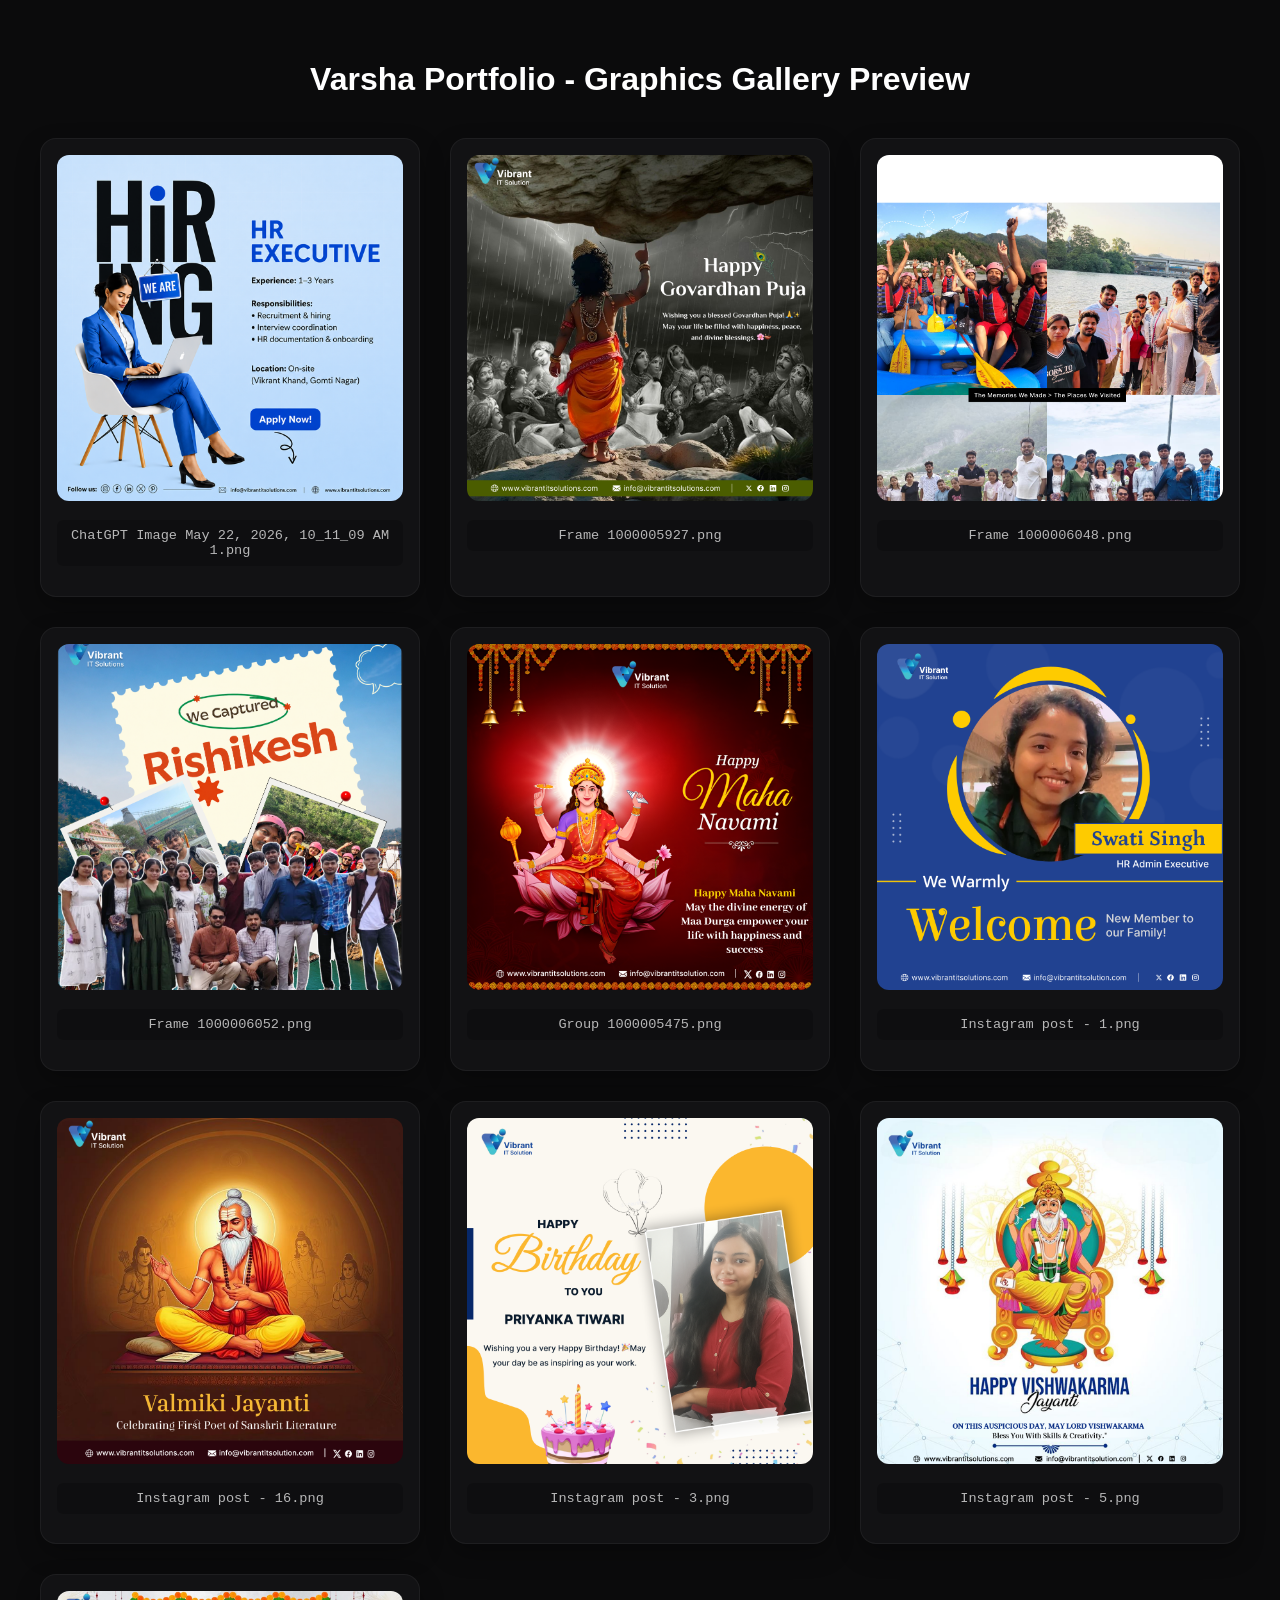
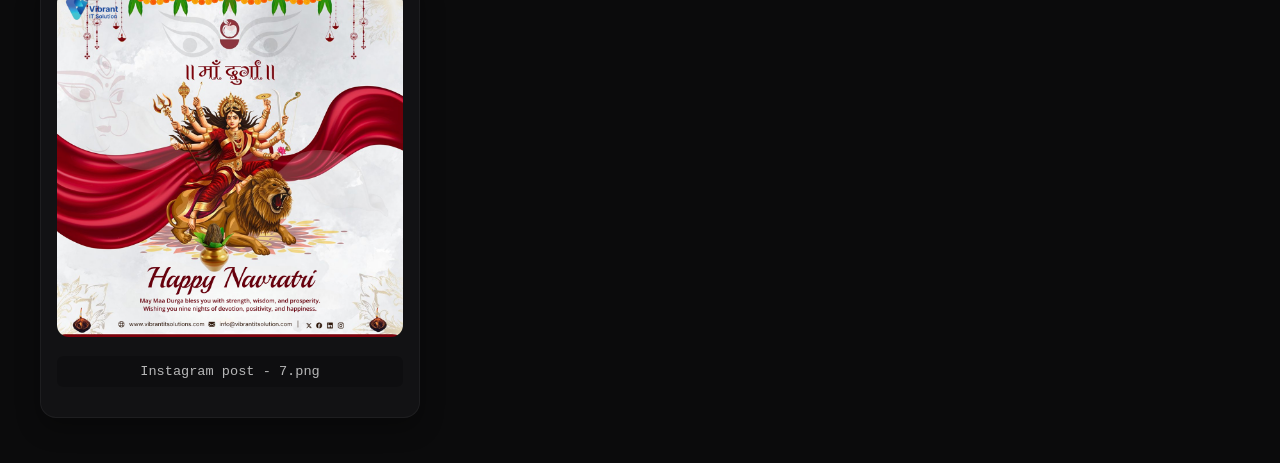
<file: gallery_preview.html>
<!DOCTYPE html>
<html lang="en">
<head>
    <meta charset="UTF-8">
    <meta name="viewport" content="width=device-width, initial-scale=1.0">
    <title>Graphics Gallery Preview</title>
    <style>
        body {
            font-family: 'Segoe UI', Tahoma, Geneva, Verdana, sans-serif;
            background-color: #0b0b0c;
            color: #ffffff;
            padding: 40px 20px;
            margin: 0;
        }
        h1 {
            text-align: center;
            font-weight: 600;
            color: #ffffff;
            margin-bottom: 40px;
        }
        .grid {
            display: grid;
            grid-template-columns: repeat(auto-fit, minmax(280px, 1fr));
            gap: 30px;
            max-width: 1200px;
            margin: 0 auto;
        }
        .card {
            background-color: #121214;
            border: 1px solid rgba(255, 255, 255, 0.05);
            border-radius: 16px;
            padding: 16px;
            text-align: center;
            box-shadow: 0 10px 25px rgba(0, 0, 0, 0.3);
            transition: transform 0.3s ease;
        }
        .card:hover {
            transform: translateY(-5px);
            border-color: rgba(162, 89, 255, 0.3);
        }
        img {
            width: 100%;
            aspect-ratio: 1 / 1;
            object-fit: cover;
            border-radius: 12px;
            background-color: #1a1a1c;
        }
        p {
            font-size: 0.85rem;
            color: rgba(255, 255, 255, 0.7);
            margin-top: 15px;
            font-family: monospace;
            word-break: break-all;
            background: rgba(0, 0, 0, 0.2);
            padding: 8px;
            border-radius: 6px;
        }
    </style>
</head>
<body>
    <h1>Varsha Portfolio - Graphics Gallery Preview</h1>
    <div class="grid">
        <div class="card">
            <img src="images/Graphics/ChatGPT%20Image%20May%2022,%202026,%2010_11_09%20AM%201.png" alt="Image 1">
            <p>ChatGPT Image May 22, 2026, 10_11_09 AM 1.png</p>
        </div>
        <div class="card">
            <img src="images/Graphics/Frame%201000005927.png" alt="Image 2">
            <p>Frame 1000005927.png</p>
        </div>
        <div class="card">
            <img src="images/Graphics/Frame%201000006048.png" alt="Image 3">
            <p>Frame 1000006048.png</p>
        </div>
        <div class="card">
            <img src="images/Graphics/Frame%201000006052.png" alt="Image 4">
            <p>Frame 1000006052.png</p>
        </div>
        <div class="card">
            <img src="images/Graphics/Group%201000005475.png" alt="Image 5">
            <p>Group 1000005475.png</p>
        </div>
        <div class="card">
            <img src="images/Graphics/Instagram%20post%20-%201.png" alt="Image 6">
            <p>Instagram post - 1.png</p>
        </div>
        <div class="card">
            <img src="images/Graphics/Instagram%20post%20-%2016.png" alt="Image 7">
            <p>Instagram post - 16.png</p>
        </div>
        <div class="card">
            <img src="images/Graphics/Instagram%20post%20-%203.png" alt="Image 8">
            <p>Instagram post - 3.png</p>
        </div>
        <div class="card">
            <img src="images/Graphics/Instagram%20post%20-%205.png" alt="Image 9">
            <p>Instagram post - 5.png</p>
        </div>
        <div class="card">
            <img src="images/Graphics/Instagram%20post%20-%207.png" alt="Image 10">
            <p>Instagram post - 7.png</p>
        </div>
    </div>
</body>
</html>
</file>
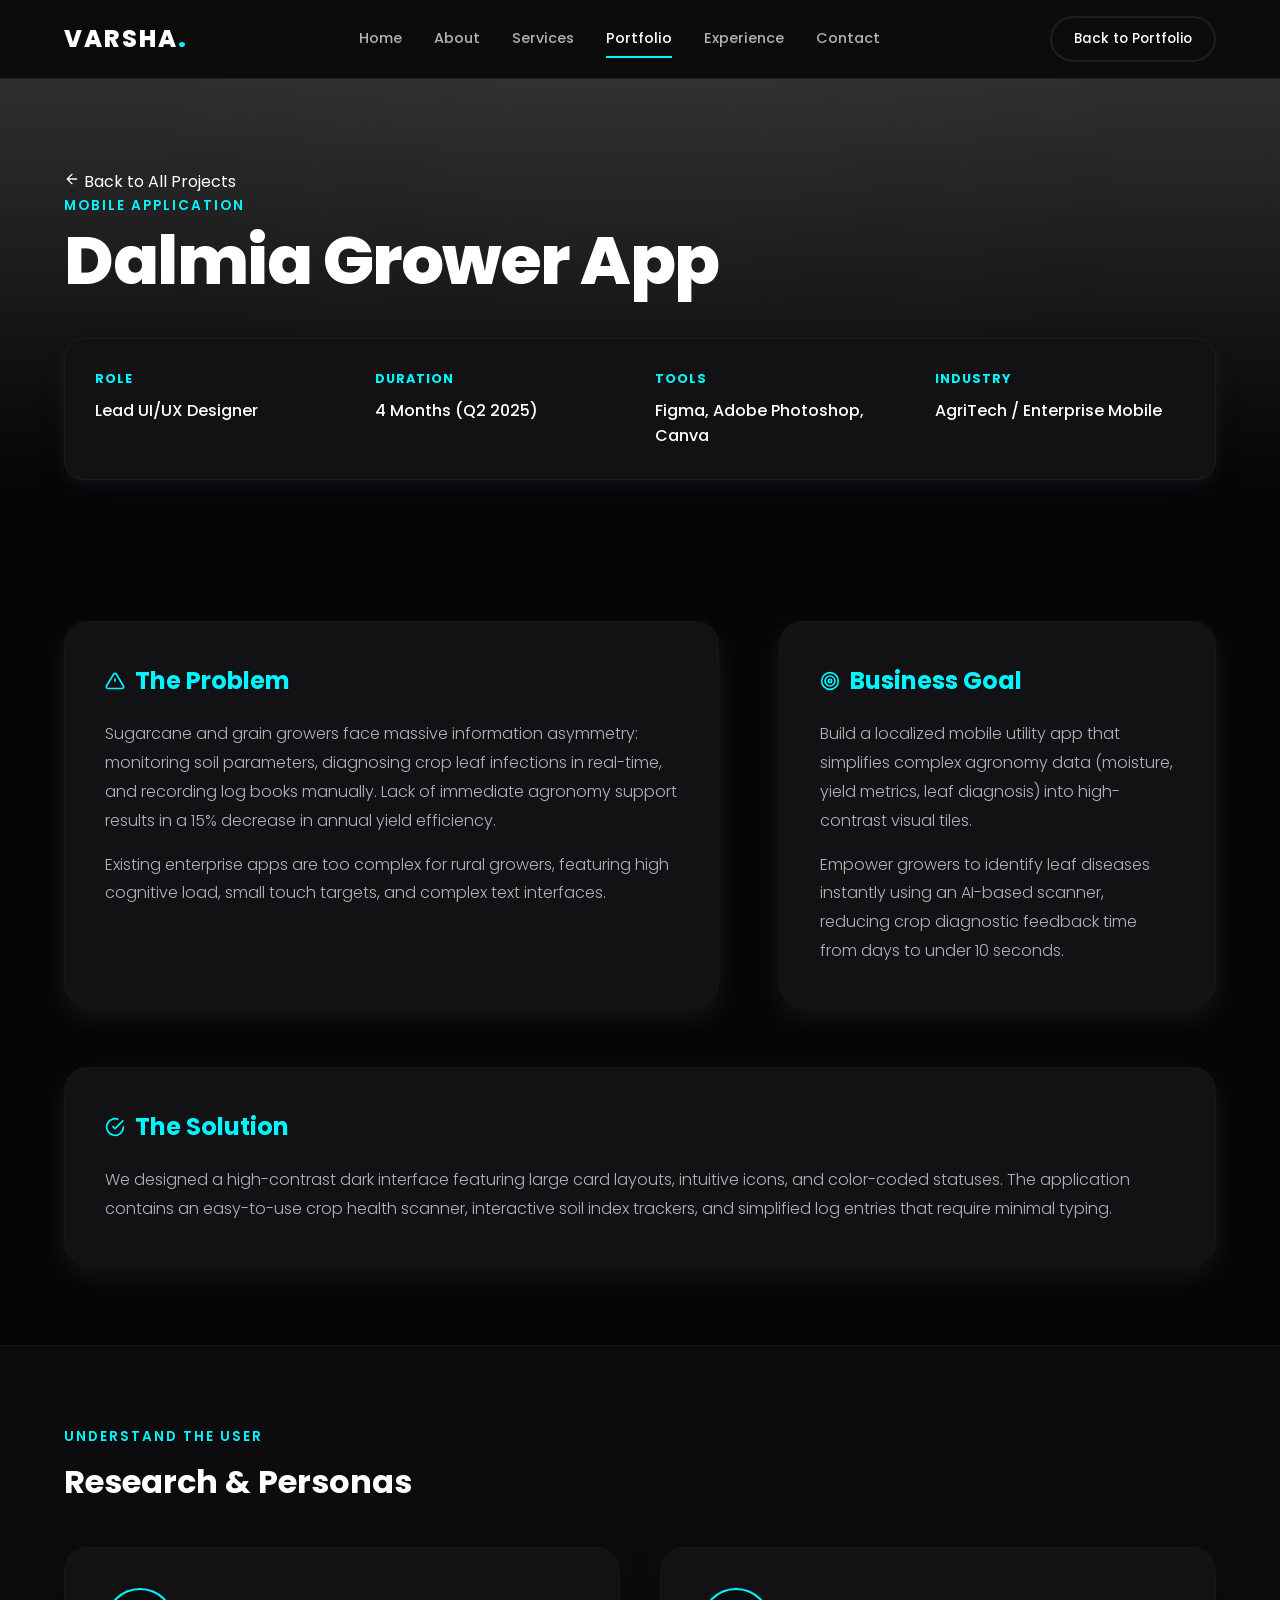
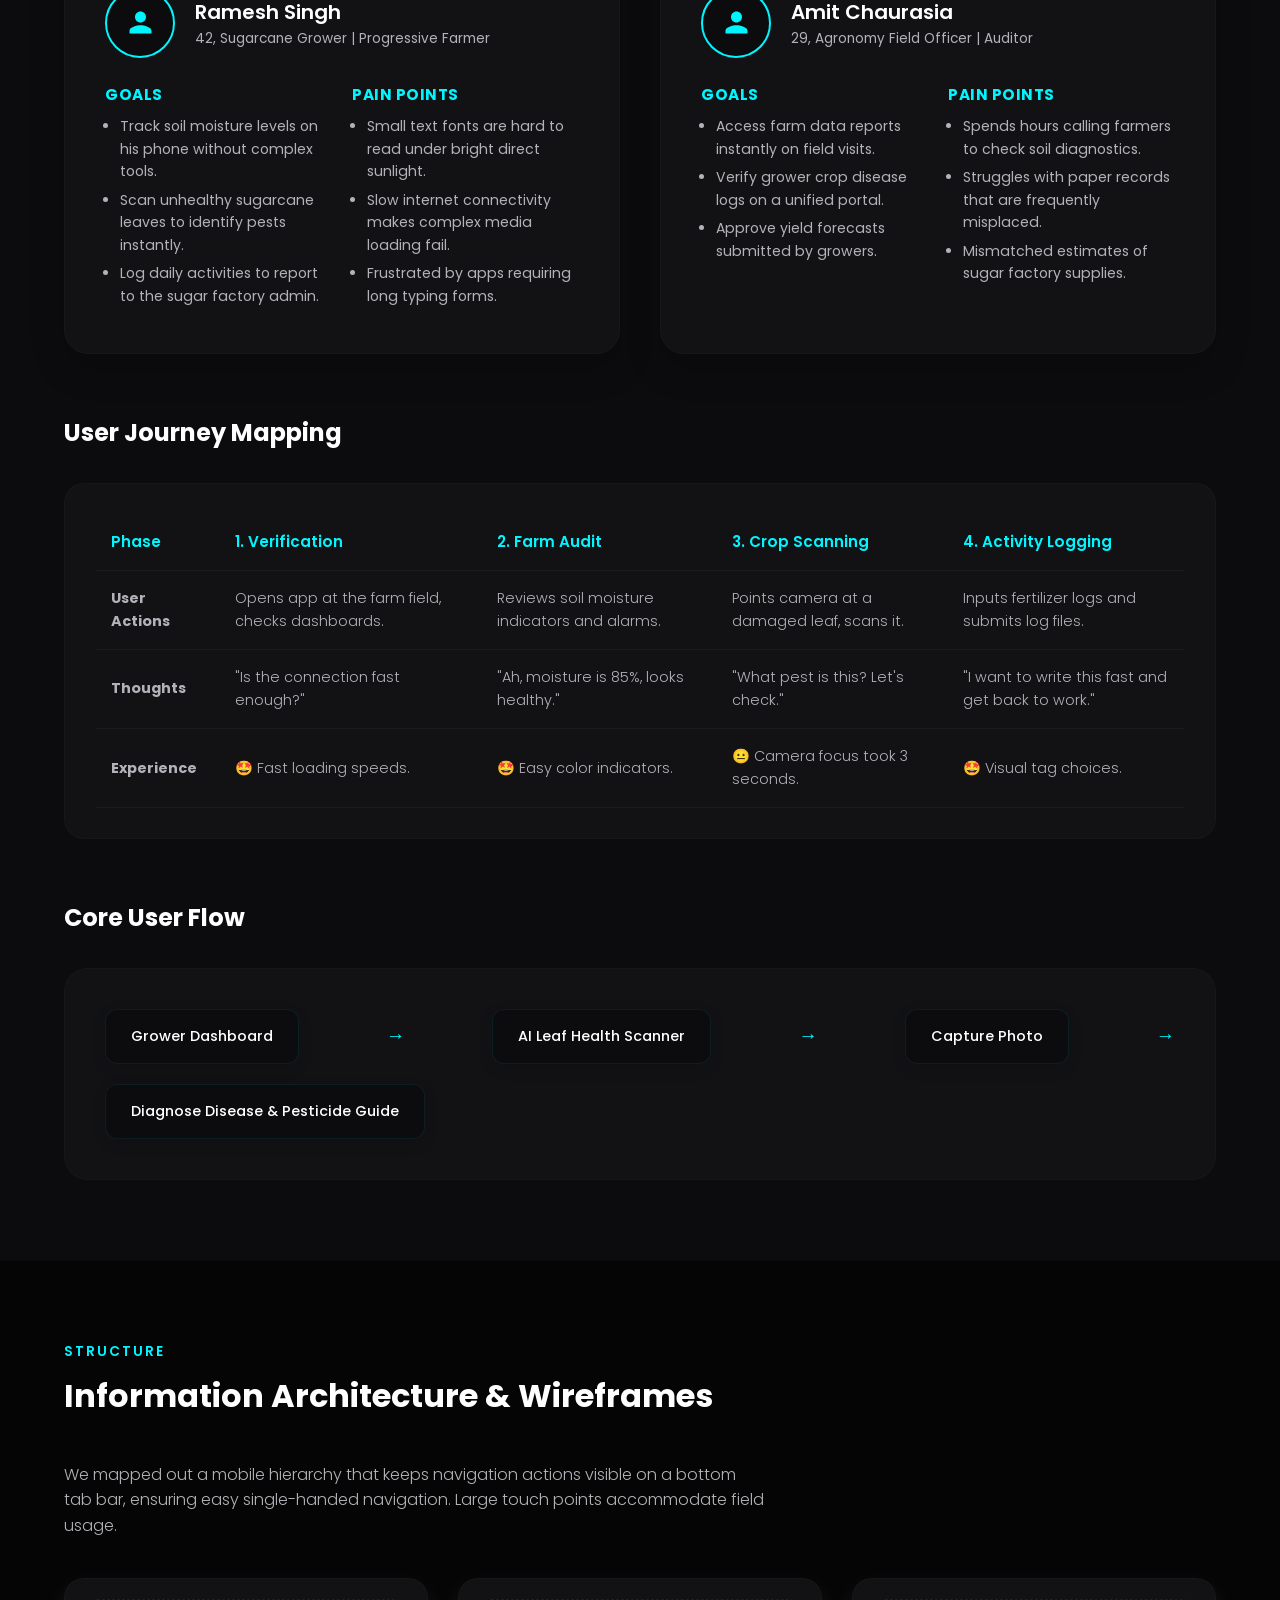
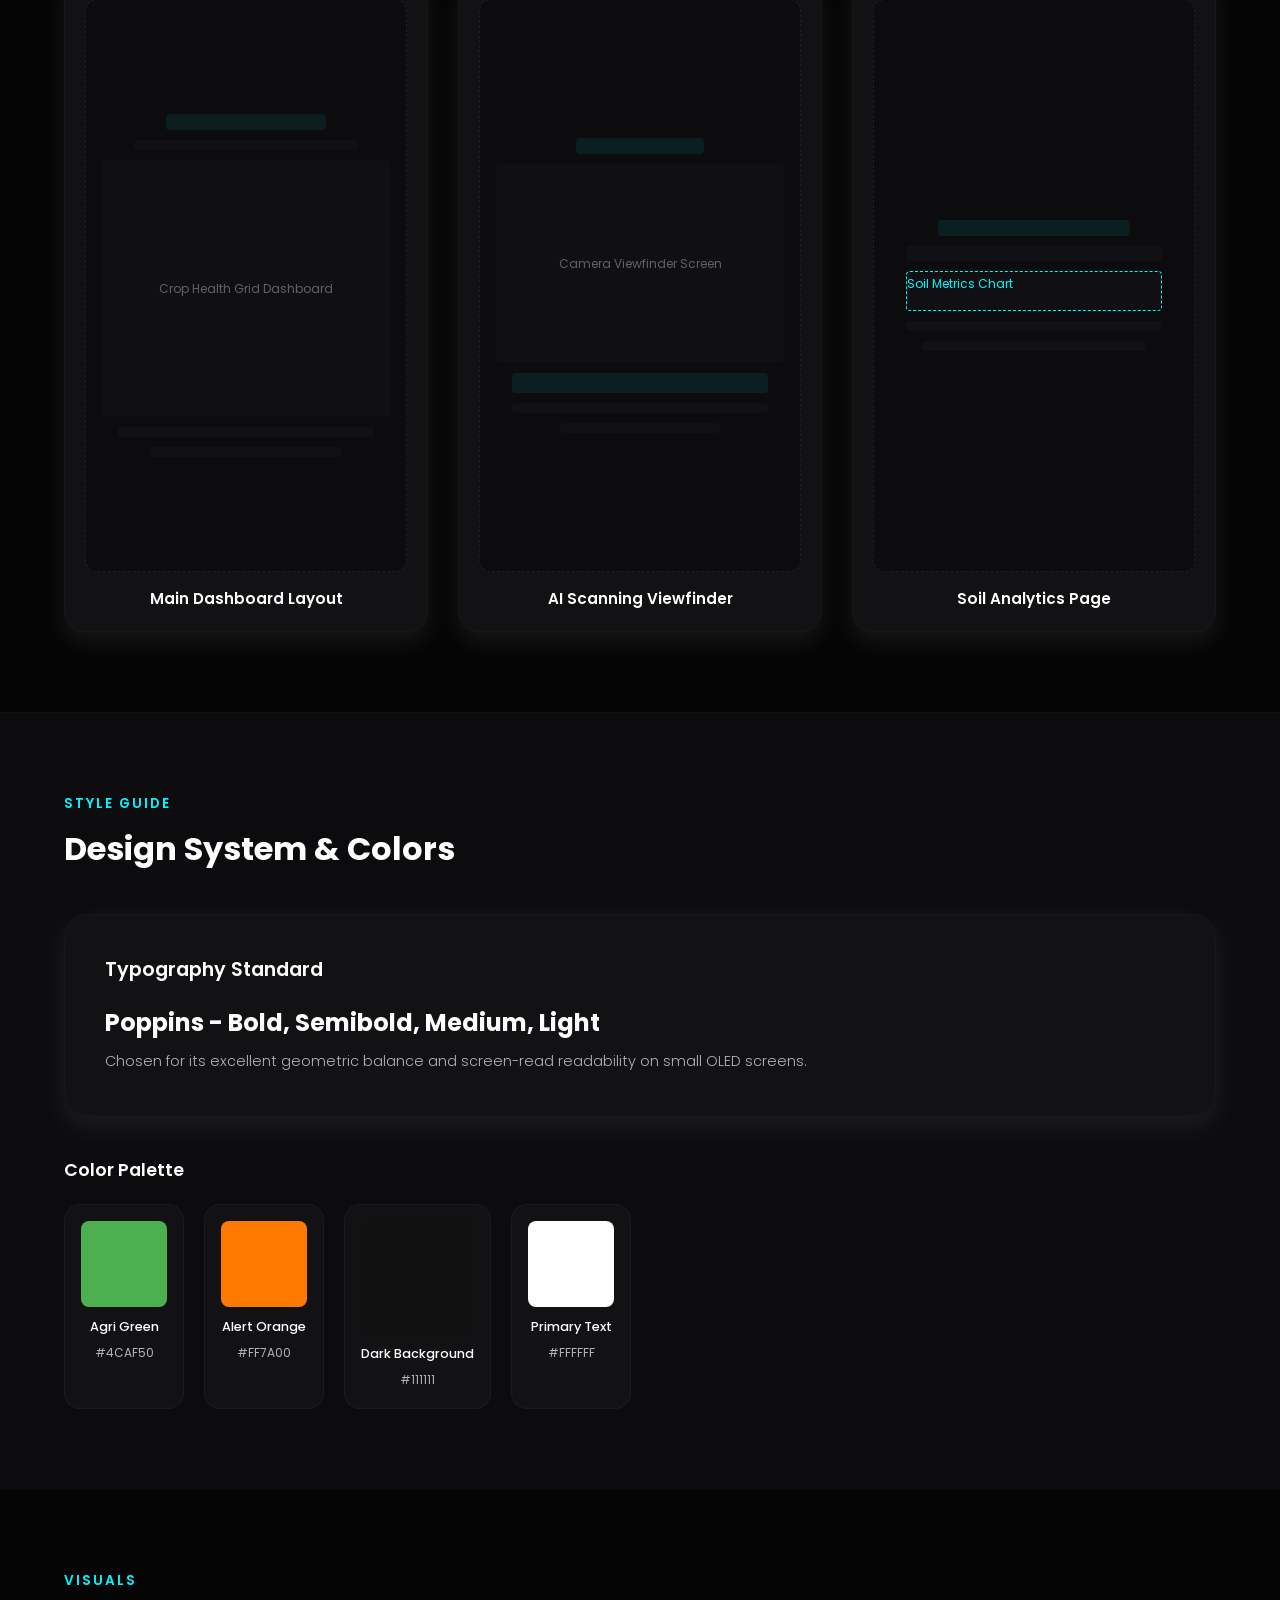
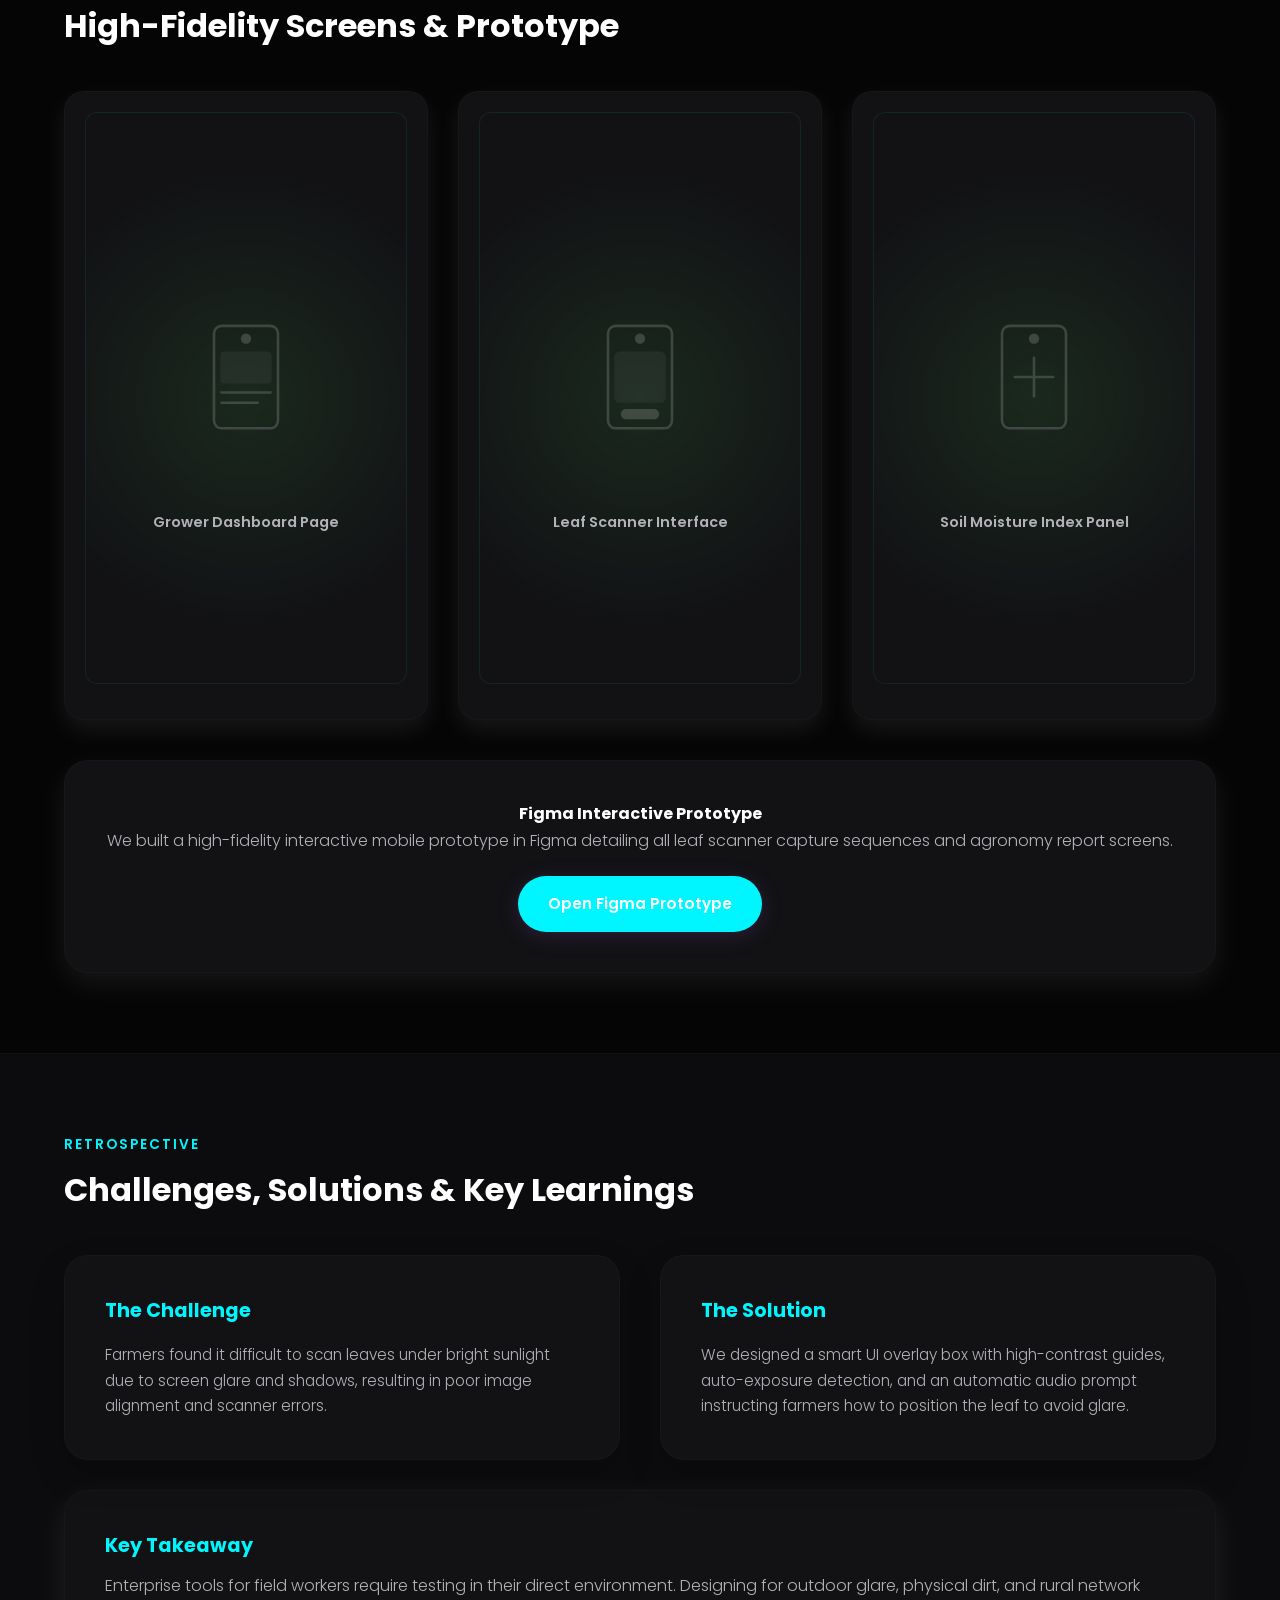
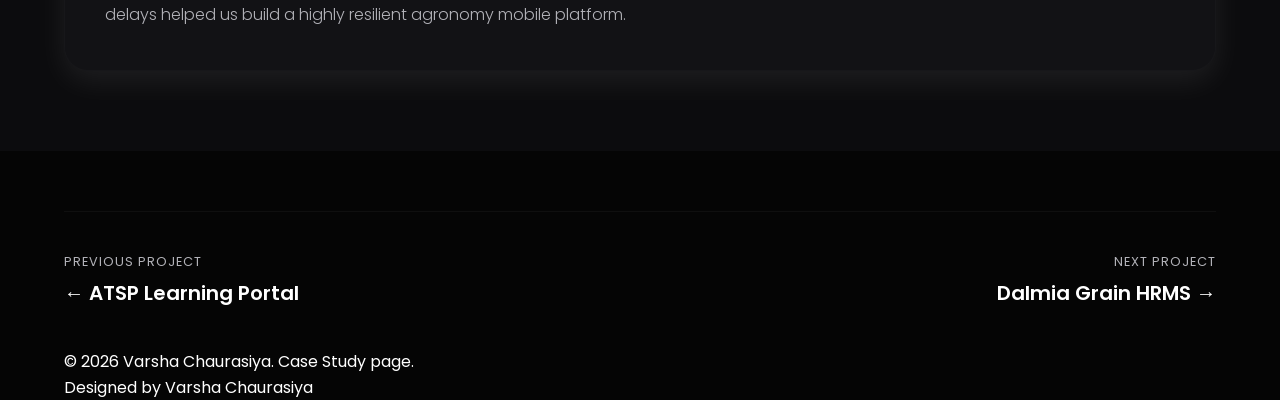
<file: project-1.html>
<!DOCTYPE html>
<html lang="en">
<head>
    <meta charset="UTF-8">
    <meta name="viewport" content="width=device-width, initial-scale=1.0">
    <meta name="description" content="Case Study: Dalmia Grower Agronomy Mobile App design by Varsha Chaurasiya.">
    <title>Dalmia Grower App Case Study | Varsha Chaurasiya</title>
    <link rel="stylesheet" href="css/style.css">
    <script>
        if (window.self !== window.top) {
            document.documentElement.classList.add('is-iframe');
        }
        // Apply theme preference
        const savedTheme = localStorage.getItem('theme') || 'dark-theme';
        if (savedTheme === 'light-theme') {
            document.documentElement.classList.add('light-theme');
            document.addEventListener('DOMContentLoaded', () => {
                document.body.classList.add('light-theme');
            });
        }
    </script>
</head>
<body>

    <!-- =====================================================
    HEADER & NAVIGATION
    ===================================================== -->
    <header class="header scrolled">
        <div class="container nav-container">
            <a href="index.html" class="logo">VARSHA<span>.</span></a>
            <nav class="nav-menu">
                <a href="index.html#home" class="nav-link">Home</a>
                <a href="index.html#about" class="nav-link">About</a>
                <a href="index.html#services" class="nav-link">Services</a>
                <a href="index.html#portfolio" class="nav-link active">Portfolio</a>
                <a href="index.html#experience" class="nav-link">Experience</a>
                <a href="index.html#contact" class="nav-link">Contact</a>
            </nav>
            <div class="nav-cta">
                <a href="index.html" class="btn btn-secondary" style="padding: 10px 22px; font-size: 0.85rem;">Back to Portfolio</a>
            </div>
        </div>
    </header>

    <!-- =====================================================
    HERO BANNER
    ===================================================== -->
    <section class="project-detail-hero" style="background-image: var(--hero-overlay), radial-gradient(circle at center, rgba(76, 175, 80, 0.15), transparent 70%);">
        <div class="container project-hero-content">
            <a href="index.html#portfolio" class="portfolio-readmore" style="margin-bottom: 20px; cursor: pointer;">
                <svg width="16" height="16" viewBox="0 0 24 24" style="transform: rotate(180deg);"><path d="M5 12h14M12 5l7 7-7 7" stroke="currentColor" stroke-width="2" stroke-linecap="round"/></svg>
                Back to All Projects
            </a>
            <span class="cs-subtitle">Mobile Application</span>
            <h1 class="hero-title" style="margin-bottom: 20px;">Dalmia Grower App</h1>
            
            <div class="project-meta-grid">
                <div class="project-meta-item">
                    <h5>Role</h5>
                    <p>Lead UI/UX Designer</p>
                </div>
                <div class="project-meta-item">
                    <h5>Duration</h5>
                    <p>4 Months (Q2 2025)</p>
                </div>
                <div class="project-meta-item">
                    <h5>Tools</h5>
                    <p>Figma, Adobe Photoshop, Canva</p>
                </div>
                <div class="project-meta-item">
                    <h5>Industry</h5>
                    <p>AgriTech / Enterprise Mobile</p>
                </div>
            </div>
        </div>
    </section>

    <!-- =====================================================
    PROJECT OVERVIEW
    ===================================================== -->
    <section class="case-study-section">
        <div class="container">
            <div class="project-overview-grid">
                <div class="overview-card">
                    <h3>
                        <svg width="20" height="20" viewBox="0 0 24 24" fill="none" stroke="currentColor" stroke-width="2"><path d="M10.29 3.86L1.82 18a2 2 0 0 0 1.71 3h16.94a2 2 0 0 0 1.71-3L13.71 3.86a2 2 0 0 0-3.42 0z"/><line x1="12" y1="9" x2="12" y2="13"/><line x1="12" y1="17" x2="12.01" y2="17"/></svg>
                        The Problem
                    </h3>
                    <p>Sugarcane and grain growers face massive information asymmetry: monitoring soil parameters, diagnosing crop leaf infections in real-time, and recording log books manually. Lack of immediate agronomy support results in a 15% decrease in annual yield efficiency.</p>
                    <p>Existing enterprise apps are too complex for rural growers, featuring high cognitive load, small touch targets, and complex text interfaces.</p>
                </div>
                <div class="overview-card">
                    <h3>
                        <svg width="20" height="20" viewBox="0 0 24 24" fill="none" stroke="currentColor" stroke-width="2"><circle cx="12" cy="12" r="10"/><circle cx="12" cy="12" r="6"/><circle cx="12" cy="12" r="2"/></svg>
                        Business Goal
                    </h3>
                    <p>Build a localized mobile utility app that simplifies complex agronomy data (moisture, yield metrics, leaf diagnosis) into high-contrast visual tiles.</p>
                    <p>Empower growers to identify leaf diseases instantly using an AI-based scanner, reducing crop diagnostic feedback time from days to under 10 seconds.</p>
                </div>
            </div>
            
            <div class="overview-card" style="margin-top: 30px;">
                <h3>
                    <svg width="20" height="20" viewBox="0 0 24 24" fill="none" stroke="currentColor" stroke-width="2"><path d="M22 11.08V12a10 10 0 1 1-5.93-9.14"/><polyline points="22 4 12 14.01 9 11.01"/></svg>
                    The Solution
                </h3>
                <p>We designed a high-contrast dark interface featuring large card layouts, intuitive icons, and color-coded statuses. The application contains an easy-to-use crop health scanner, interactive soil index trackers, and simplified log entries that require minimal typing.</p>
            </div>
        </div>
    </section>

    <!-- =====================================================
    RESEARCH & STRATEGY
    ===================================================== -->
    <section class="case-study-section sec-alt">
        <div class="container">
            <div class="cs-title-wrap">
                <span class="cs-subtitle">Understand the User</span>
                <h2 class="cs-title">Research & Personas</h2>
            </div>
            
            <div class="persona-grid">
                <!-- Persona 1 -->
                <div class="persona-card">
                    <div class="persona-header">
                        <div class="persona-avatar">
                            <svg viewBox="0 0 24 24"><path d="M12 12c2.21 0 4-1.79 4-4s-1.79-4-4-4-4 1.79-4 4 1.79 4 4 4zm0 2c-2.67 0-8 1.34-8 4v2h16v-2c0-2.66-5.33-4-8-4z"/></svg>
                        </div>
                        <div class="persona-info">
                            <h4>Ramesh Singh</h4>
                            <p>42, Sugarcane Grower | Progressive Farmer</p>
                        </div>
                    </div>
                    <div class="persona-details">
                        <div class="persona-block">
                            <h5>Goals</h5>
                            <ul>
                                <li>Track soil moisture levels on his phone without complex tools.</li>
                                <li>Scan unhealthy sugarcane leaves to identify pests instantly.</li>
                                <li>Log daily activities to report to the sugar factory admin.</li>
                            </ul>
                        </div>
                        <div class="persona-block">
                            <h5>Pain Points</h5>
                            <ul>
                                <li>Small text fonts are hard to read under bright direct sunlight.</li>
                                <li>Slow internet connectivity makes complex media loading fail.</li>
                                <li>Frustrated by apps requiring long typing forms.</li>
                            </ul>
                        </div>
                    </div>
                </div>
                <!-- Persona 2 -->
                <div class="persona-card">
                    <div class="persona-header">
                        <div class="persona-avatar">
                            <svg viewBox="0 0 24 24"><path d="M12 12c2.21 0 4-1.79 4-4s-1.79-4-4-4-4 1.79-4 4 1.79 4 4 4zm0 2c-2.67 0-8 1.34-8 4v2h16v-2c0-2.66-5.33-4-8-4z"/></svg>
                        </div>
                        <div class="persona-info">
                            <h4>Amit Chaurasia</h4>
                            <p>29, Agronomy Field Officer | Auditor</p>
                        </div>
                    </div>
                    <div class="persona-details">
                        <div class="persona-block">
                            <h5>Goals</h5>
                            <ul>
                                <li>Access farm data reports instantly on field visits.</li>
                                <li>Verify grower crop disease logs on a unified portal.</li>
                                <li>Approve yield forecasts submitted by growers.</li>
                            </ul>
                        </div>
                        <div class="persona-block">
                            <h5>Pain Points</h5>
                            <ul>
                                <li>Spends hours calling farmers to check soil diagnostics.</li>
                                <li>Struggles with paper records that are frequently misplaced.</li>
                                <li>Mismatched estimates of sugar factory supplies.</li>
                            </ul>
                        </div>
                    </div>
                </div>
            </div>

            <!-- User Journey & Flows -->
            <div class="cs-title-wrap" style="margin-top: 60px; margin-bottom: 30px;">
                <h3 class="cs-title" style="font-size: 1.5rem;">User Journey Mapping</h3>
            </div>
            
            <div class="journey-map">
                <table class="journey-table">
                    <thead>
                        <tr>
                            <th>Phase</th>
                            <th>1. Verification</th>
                            <th>2. Farm Audit</th>
                            <th>3. Crop Scanning</th>
                            <th>4. Activity Logging</th>
                        </tr>
                    </thead>
                    <tbody>
                        <tr>
                            <td><strong>User Actions</strong></td>
                            <td>Opens app at the farm field, checks dashboards.</td>
                            <td>Reviews soil moisture indicators and alarms.</td>
                            <td>Points camera at a damaged leaf, scans it.</td>
                            <td>Inputs fertilizer logs and submits log files.</td>
                        </tr>
                        <tr>
                            <td><strong>Thoughts</strong></td>
                            <td>"Is the connection fast enough?"</td>
                            <td>"Ah, moisture is 85%, looks healthy."</td>
                            <td>"What pest is this? Let's check."</td>
                            <td>"I want to write this fast and get back to work."</td>
                        </tr>
                        <tr>
                            <td><strong>Experience</strong></td>
                            <td>🤩 Fast loading speeds.</td>
                            <td>🤩 Easy color indicators.</td>
                            <td>😐 Camera focus took 3 seconds.</td>
                            <td>🤩 Visual tag choices.</td>
                        </tr>
                    </tbody>
                </table>
            </div>

            <div class="cs-title-wrap" style="margin-top: 60px; margin-bottom: 30px;">
                <h3 class="cs-title" style="font-size: 1.5rem;">Core User Flow</h3>
            </div>
            
            <div class="user-flow-chart">
                <div class="flow-node">Grower Dashboard</div>
                <div class="flow-connector">&rarr;</div>
                <div class="flow-node">AI Leaf Health Scanner</div>
                <div class="flow-connector">&rarr;</div>
                <div class="flow-node">Capture Photo</div>
                <div class="flow-connector">&rarr;</div>
                <div class="flow-node">Diagnose Disease & Pesticide Guide</div>
            </div>
        </div>
    </section>

    <!-- =====================================================
    WIREFRAMES & ARCHITECTURE
    ===================================================== -->
    <section class="case-study-section">
        <div class="container">
            <div class="cs-title-wrap">
                <span class="cs-subtitle">Structure</span>
                <h2 class="cs-title">Information Architecture & Wireframes</h2>
            </div>
            <p style="color: var(--text-secondary); max-width: 700px; margin-bottom: 40px; font-weight: 300;">We mapped out a mobile hierarchy that keeps navigation actions visible on a bottom tab bar, ensuring easy single-handed navigation. Large touch points accommodate field usage.</p>
            
            <div class="visuals-container">
                <!-- Wireframe 1 -->
                <div class="visual-item">
                    <div class="visual-image-placeholder">
                        <div class="wireframe-element title"></div>
                        <div class="wireframe-element" style="width: 70%;"></div>
                        <div class="wireframe-element image">
                            <span style="font-size: 0.75rem; opacity: 0.5;">Crop Health Grid Dashboard</span>
                        </div>
                        <div class="wireframe-element"></div>
                        <div class="wireframe-element" style="width: 60%;"></div>
                    </div>
                    <h5>Main Dashboard Layout</h5>
                </div>
                <!-- Wireframe 2 -->
                <div class="visual-item">
                    <div class="visual-image-placeholder">
                        <div class="wireframe-element title" style="width: 40%;"></div>
                        <div class="wireframe-element image" style="height: 35%;">
                            <span style="font-size: 0.75rem; opacity: 0.5;">Camera Viewfinder Screen</span>
                        </div>
                        <div class="wireframe-element" style="width: 80%; height: 20px; background-color: var(--accent-dim);"></div>
                        <div class="wireframe-element"></div>
                        <div class="wireframe-element" style="width: 50%;"></div>
                    </div>
                    <h5>AI Scanning Viewfinder</h5>
                </div>
                <!-- Wireframe 3 -->
                <div class="visual-item">
                    <div class="visual-image-placeholder">
                        <div class="wireframe-element title" style="width: 60%;"></div>
                        <div class="wireframe-element" style="height: 15px;"></div>
                        <div class="wireframe-element" style="height: 40px; border: 1px dashed var(--accent);">
                            <span style="font-size: 0.75rem; color: var(--accent);">Soil Metrics Chart</span>
                        </div>
                        <div class="wireframe-element"></div>
                        <div class="wireframe-element" style="width: 70%;"></div>
                    </div>
                    <h5>Soil Analytics Page</h5>
                </div>
            </div>
        </div>
    </section>

    <!-- =====================================================
    DESIGN SYSTEM & STYLE GUIDE
    ===================================================== -->
    <section class="case-study-section sec-alt">
        <div class="container">
            <div class="cs-title-wrap">
                <span class="cs-subtitle">Style Guide</span>
                <h2 class="cs-title">Design System & Colors</h2>
            </div>
            
            <div class="overview-card" style="margin-bottom: 40px;">
                <h4 style="font-size: 1.2rem; font-weight: 600; margin-bottom: 15px;">Typography Standard</h4>
                <p style="font-size: 1.5rem; font-weight: 700; color: #FFFFFF; font-family: 'Poppins', sans-serif;">Poppins - Bold, Semibold, Medium, Light</p>
                <p style="font-size: 0.9rem; color: var(--text-secondary); margin-top: 5px;">Chosen for its excellent geometric balance and screen-read readability on small OLED screens.</p>
            </div>
            
            <h4 style="font-size: 1.1rem; font-weight: 600; margin-bottom: 15px;">Color Palette</h4>
            <div class="color-palette">
                <div class="color-swatch">
                    <div class="color-block" style="background-color: #4CAF50;"></div>
                    <p>Agri Green</p>
                    <span>#4CAF50</span>
                </div>
                <div class="color-swatch">
                    <div class="color-block" style="background-color: #FF7A00;"></div>
                    <p>Alert Orange</p>
                    <span>#FF7A00</span>
                </div>
                <div class="color-swatch">
                    <div class="color-block" style="background-color: #111111;"></div>
                    <p>Dark Background</p>
                    <span>#111111</span>
                </div>
                <div class="color-swatch">
                    <div class="color-block" style="background-color: #FFFFFF;"></div>
                    <p>Primary Text</p>
                    <span>#FFFFFF</span>
                </div>
            </div>
        </div>
    </section>

    <!-- =====================================================
    HIGH FIDELITY SCREENS
    ===================================================== -->
    <section class="case-study-section">
        <div class="container">
            <div class="cs-title-wrap">
                <span class="cs-subtitle">Visuals</span>
                <h2 class="cs-title">High-Fidelity Screens & Prototype</h2>
            </div>
            
            <div class="visuals-container">
                <!-- Screen 1 -->
                <div class="visual-item">
                    <div class="visual-image-placeholder" style="background: radial-gradient(circle at center, rgba(76,175,80,0.15), var(--bg-card) 70%); border: 1px solid var(--accent-dim);">
                        <svg viewBox="0 0 100 100" xmlns="http://www.w3.org/2000/svg" style="width: 40%; height: 40%; fill: #4CAF50;">
                            <rect x="25" y="10" width="50" height="80" rx="6" fill="none" stroke="currentColor" stroke-width="2"/>
                            <circle cx="50" cy="20" r="4" fill="currentColor"/>
                            <rect x="30" y="30" width="40" height="25" rx="3" fill="currentColor" opacity="0.3"/>
                            <line x1="30" y1="62" x2="70" y2="62" stroke="currentColor" stroke-width="2"/>
                            <line x1="30" y1="70" x2="60" y2="70" stroke="currentColor" stroke-width="2"/>
                        </svg>
                        <h4 style="margin-top: 10px; font-weight: 600; font-size: 0.9rem;">Grower Dashboard Page</h4>
                    </div>
                </div>
                <!-- Screen 2 -->
                <div class="visual-item">
                    <div class="visual-image-placeholder" style="background: radial-gradient(circle at center, rgba(76,175,80,0.15), var(--bg-card) 70%); border: 1px solid var(--accent-dim);">
                        <svg viewBox="0 0 100 100" xmlns="http://www.w3.org/2000/svg" style="width: 40%; height: 40%; fill: #4CAF50;">
                            <rect x="25" y="10" width="50" height="80" rx="6" fill="none" stroke="currentColor" stroke-width="2"/>
                            <circle cx="50" cy="20" r="4" fill="currentColor"/>
                            <rect x="30" y="30" width="40" height="40" rx="4" fill="currentColor" opacity="0.3"/>
                            <rect x="35" y="75" width="30" height="8" rx="4" fill="currentColor"/>
                        </svg>
                        <h4 style="margin-top: 10px; font-weight: 600; font-size: 0.9rem;">Leaf Scanner Interface</h4>
                    </div>
                </div>
                <!-- Screen 3 -->
                <div class="visual-item">
                    <div class="visual-image-placeholder" style="background: radial-gradient(circle at center, rgba(76,175,80,0.15), var(--bg-card) 70%); border: 1px solid var(--accent-dim);">
                        <svg viewBox="0 0 100 100" xmlns="http://www.w3.org/2000/svg" style="width: 40%; height: 40%; fill: #4CAF50;">
                            <rect x="25" y="10" width="50" height="80" rx="6" fill="none" stroke="currentColor" stroke-width="2"/>
                            <circle cx="50" cy="20" r="4" fill="currentColor"/>
                            <path d="M35 50h30m-15-15v30" stroke="currentColor" stroke-width="2" stroke-linecap="round"/>
                        </svg>
                        <h4 style="margin-top: 10px; font-weight: 600; font-size: 0.9rem;">Soil Moisture Index Panel</h4>
                    </div>
                </div>
            </div>
            
            <div class="overview-card" style="margin-top: 40px; text-align: center;">
                <h4>Figma Interactive Prototype</h4>
                <p style="margin-bottom: 20px;">We built a high-fidelity interactive mobile prototype in Figma detailing all leaf scanner capture sequences and agronomy report screens.</p>
                <a href="https://figma.com" target="_blank" rel="noopener noreferrer" class="btn btn-primary">Open Figma Prototype</a>
            </div>
        </div>
    </section>

    <!-- =====================================================
    CHALLENGES & REFLECTIONS
    ===================================================== -->
    <section class="case-study-section sec-alt">
        <div class="container">
            <div class="cs-title-wrap">
                <span class="cs-subtitle">Retrospective</span>
                <h2 class="cs-title">Challenges, Solutions & Key Learnings</h2>
            </div>
            
            <div class="persona-grid">
                <div class="persona-card">
                    <h4 style="color: var(--accent); font-size: 1.2rem; margin-bottom: 15px;">The Challenge</h4>
                    <p style="color: var(--text-secondary); font-size: 0.95rem; line-height: 1.7; font-weight: 300;">Farmers found it difficult to scan leaves under bright sunlight due to screen glare and shadows, resulting in poor image alignment and scanner errors.</p>
                </div>
                <div class="persona-card">
                    <h4 style="color: var(--accent); font-size: 1.2rem; margin-bottom: 15px;">The Solution</h4>
                    <p style="color: var(--text-secondary); font-size: 0.95rem; line-height: 1.7; font-weight: 300;">We designed a smart UI overlay box with high-contrast guides, auto-exposure detection, and an automatic audio prompt instructing farmers how to position the leaf to avoid glare.</p>
                </div>
            </div>
            
            <div class="overview-card" style="margin-top: 30px;">
                <h4 style="color: var(--accent); font-size: 1.2rem; margin-bottom: 10px;">Key Takeaway</h4>
                <p>Enterprise tools for field workers require testing in their direct environment. Designing for outdoor glare, physical dirt, and rural network delays helped us build a highly resilient agronomy mobile platform.</p>
            </div>
        </div>
    </section>

    <!-- =====================================================
    CASE STUDY FOOTER NAVIGATION
    ===================================================== -->
    <section class="container">
        <div class="case-study-nav">
            <div class="cs-nav-btn prev-btn">
                <span>Previous Project</span>
                <a href="project-6.html">&larr; ATSP Learning Portal</a>
            </div>
            <div class="cs-nav-btn next-btn">
                <span>Next Project</span>
                <a href="project-2.html">Dalmia Grain HRMS &rarr;</a>
            </div>
        </div>
    </section>

    <!-- =====================================================
    FOOTER
    ===================================================== -->
    <footer class="footer">
        <div class="container">
            <div class="footer-bottom">
                <p>&copy; 2026 Varsha Chaurasiya. Case Study page.</p>
                <p>Designed by Varsha Chaurasiya</p>
            </div>
        </div>
    </footer>

</body>
</html>
</file>
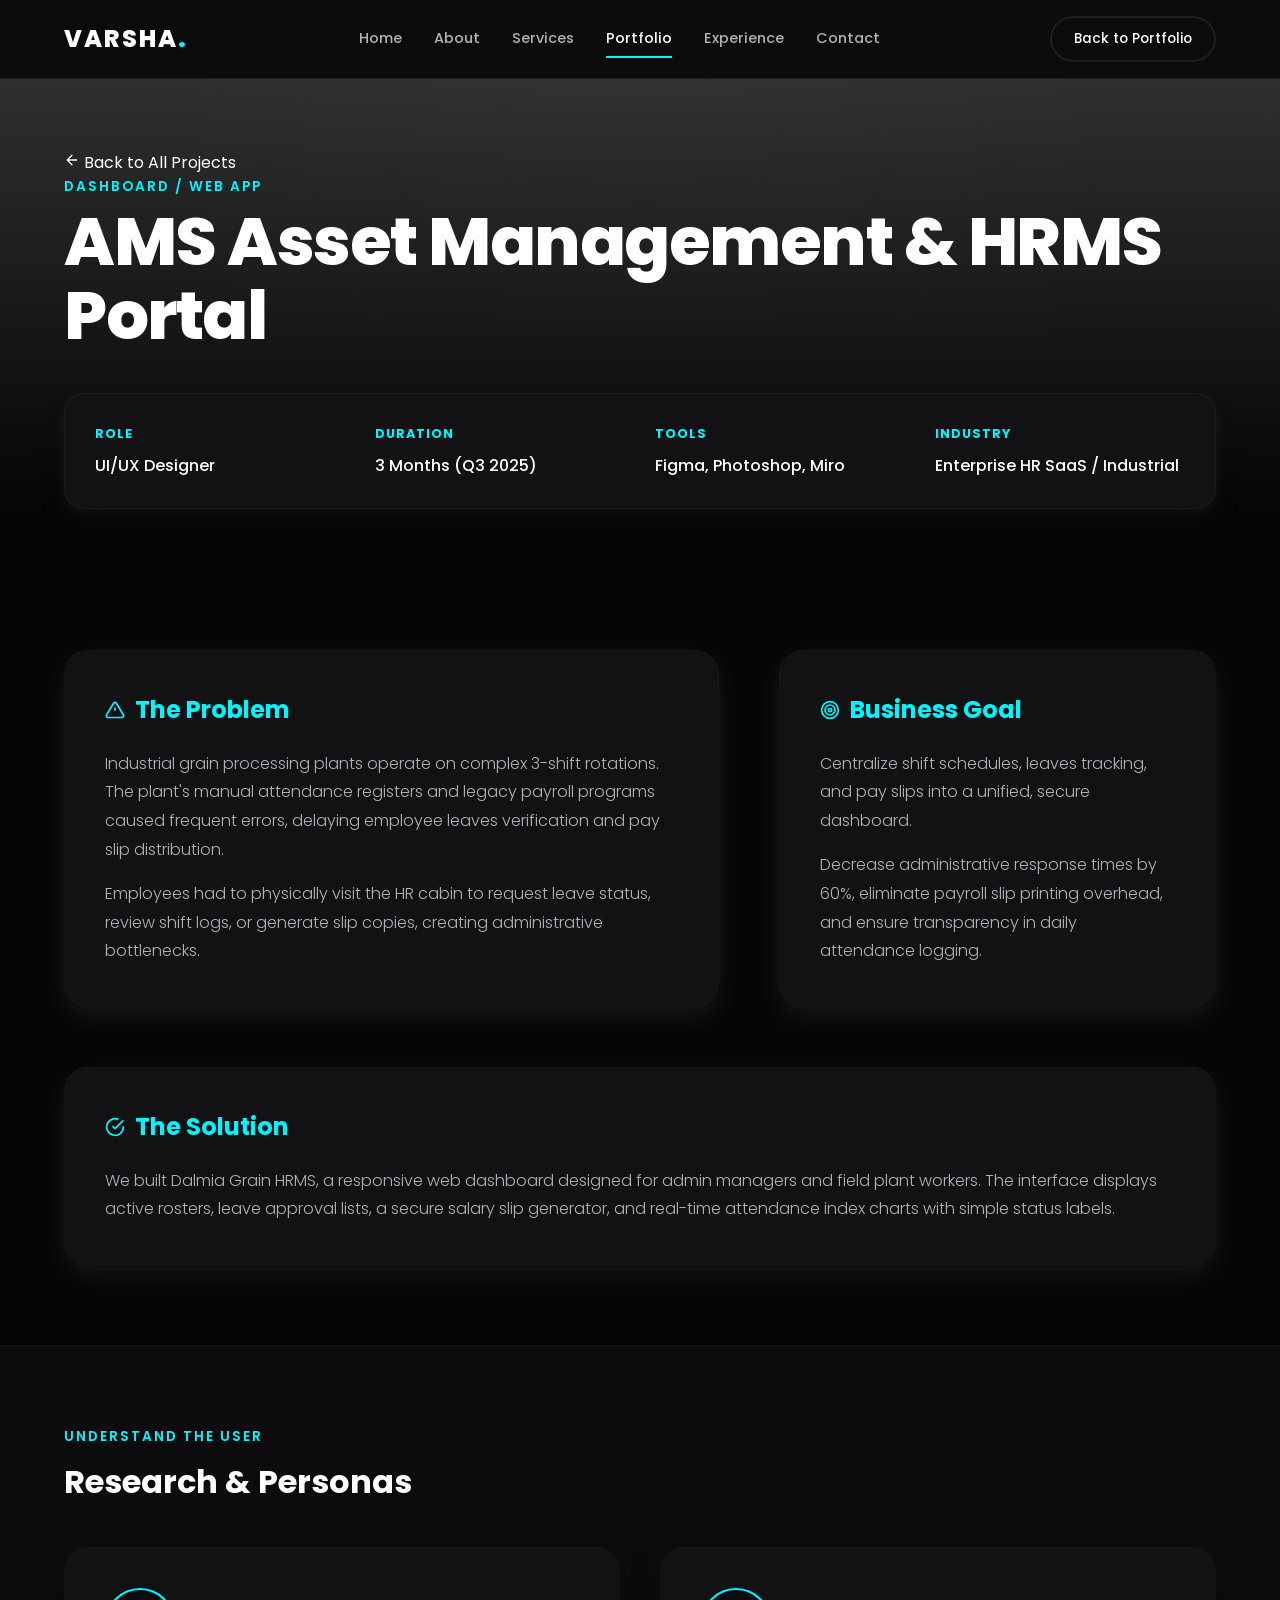
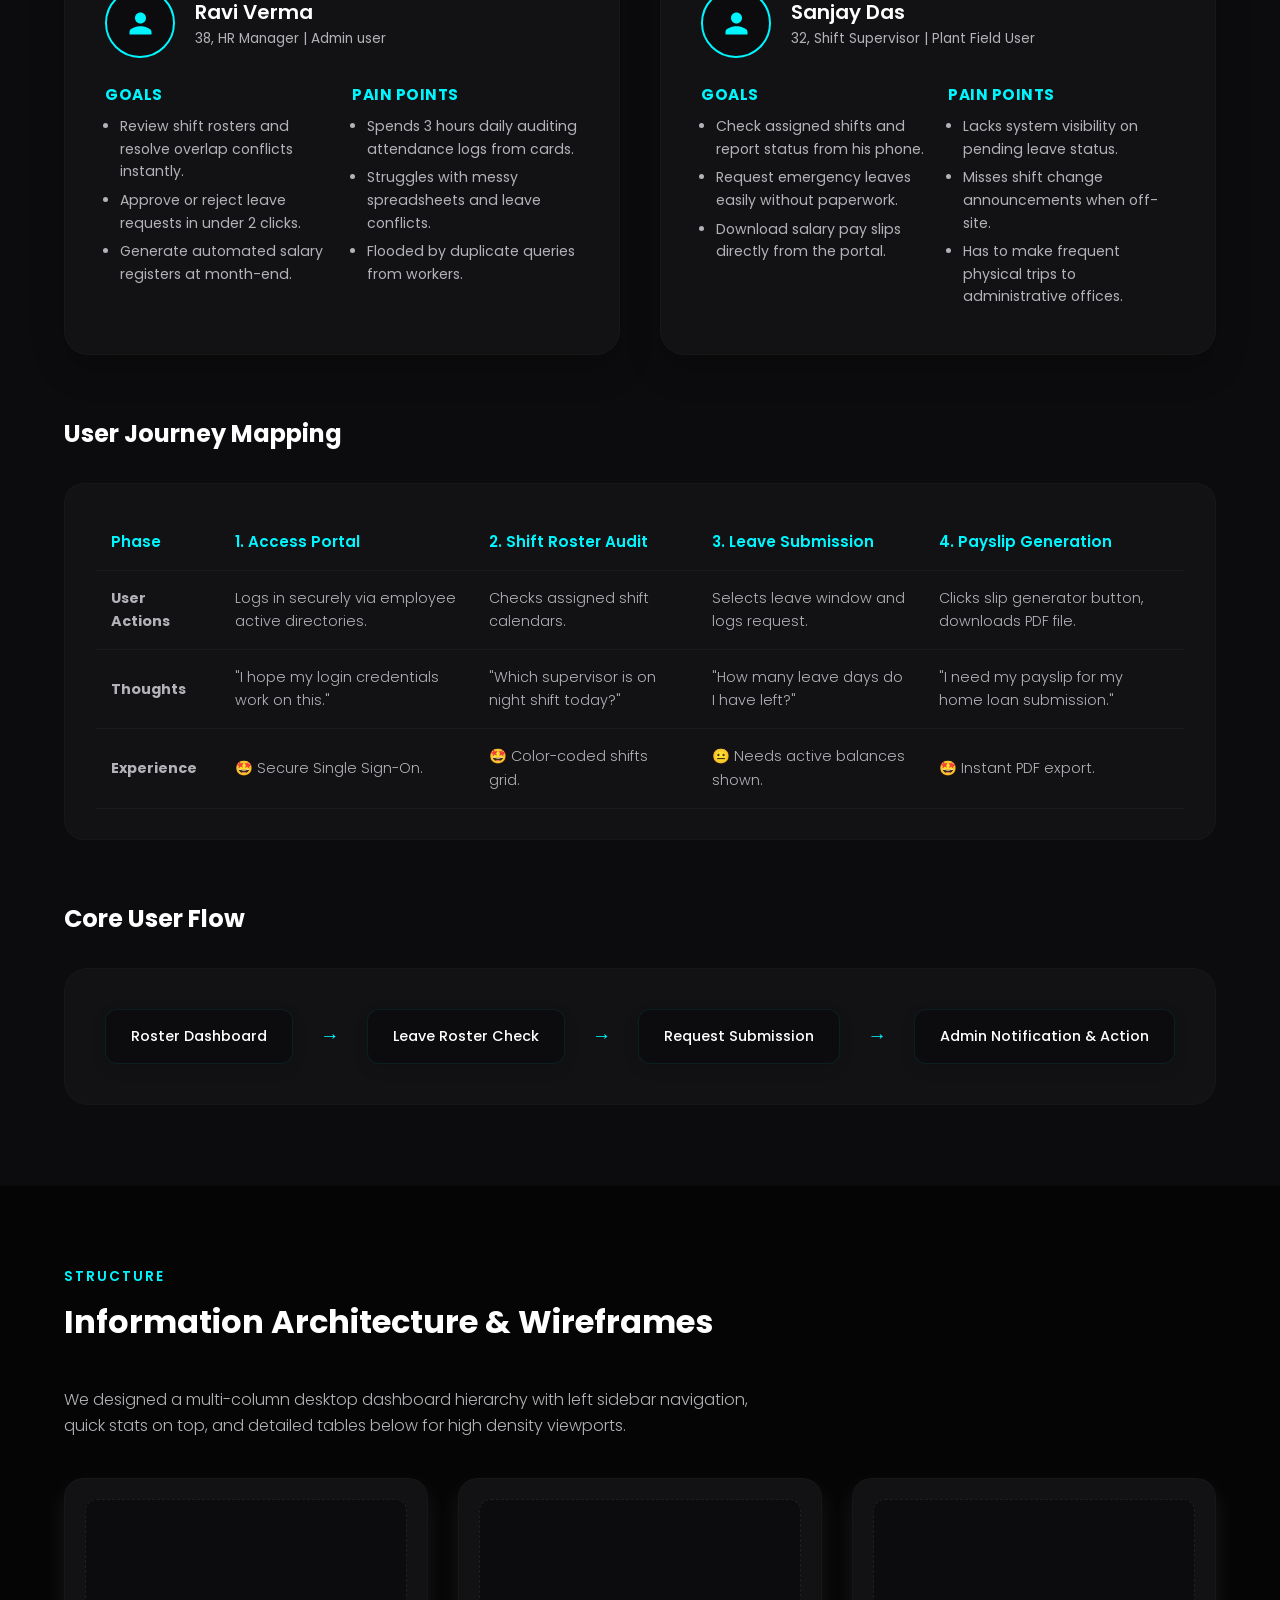
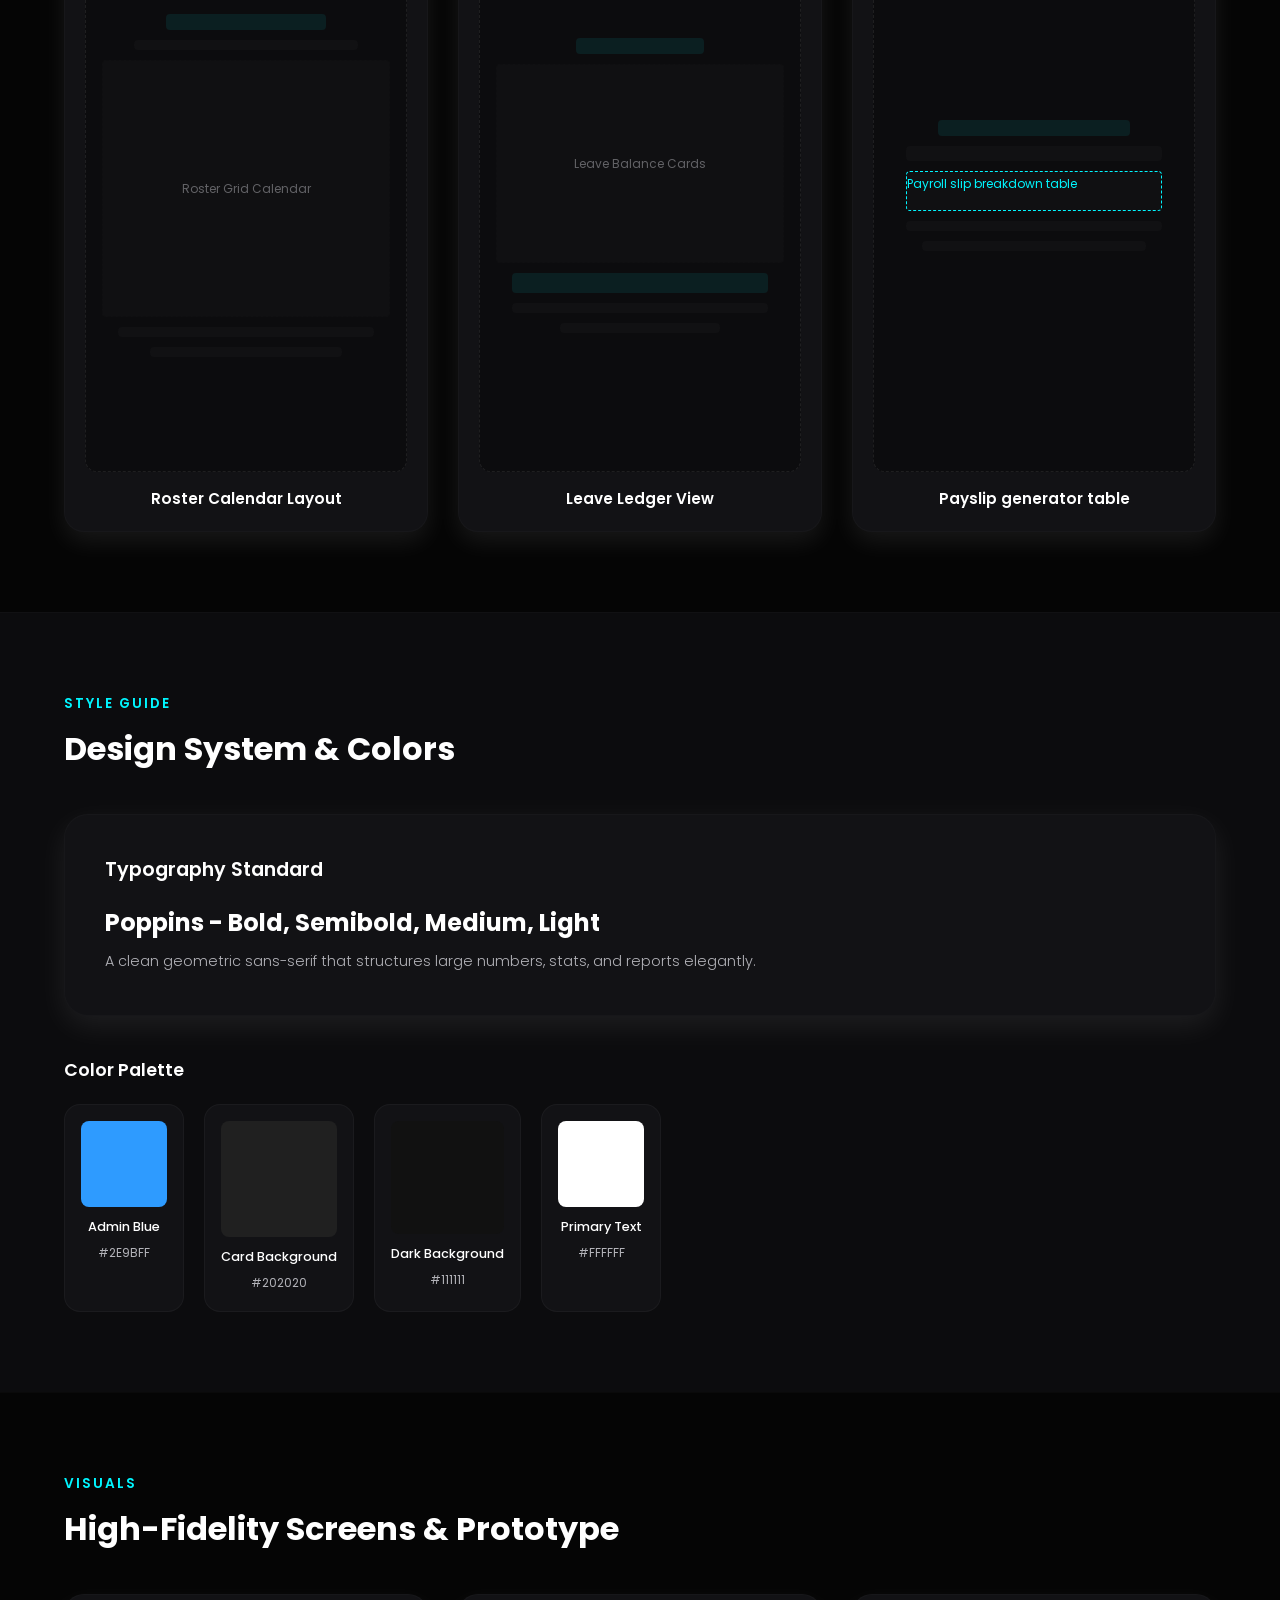
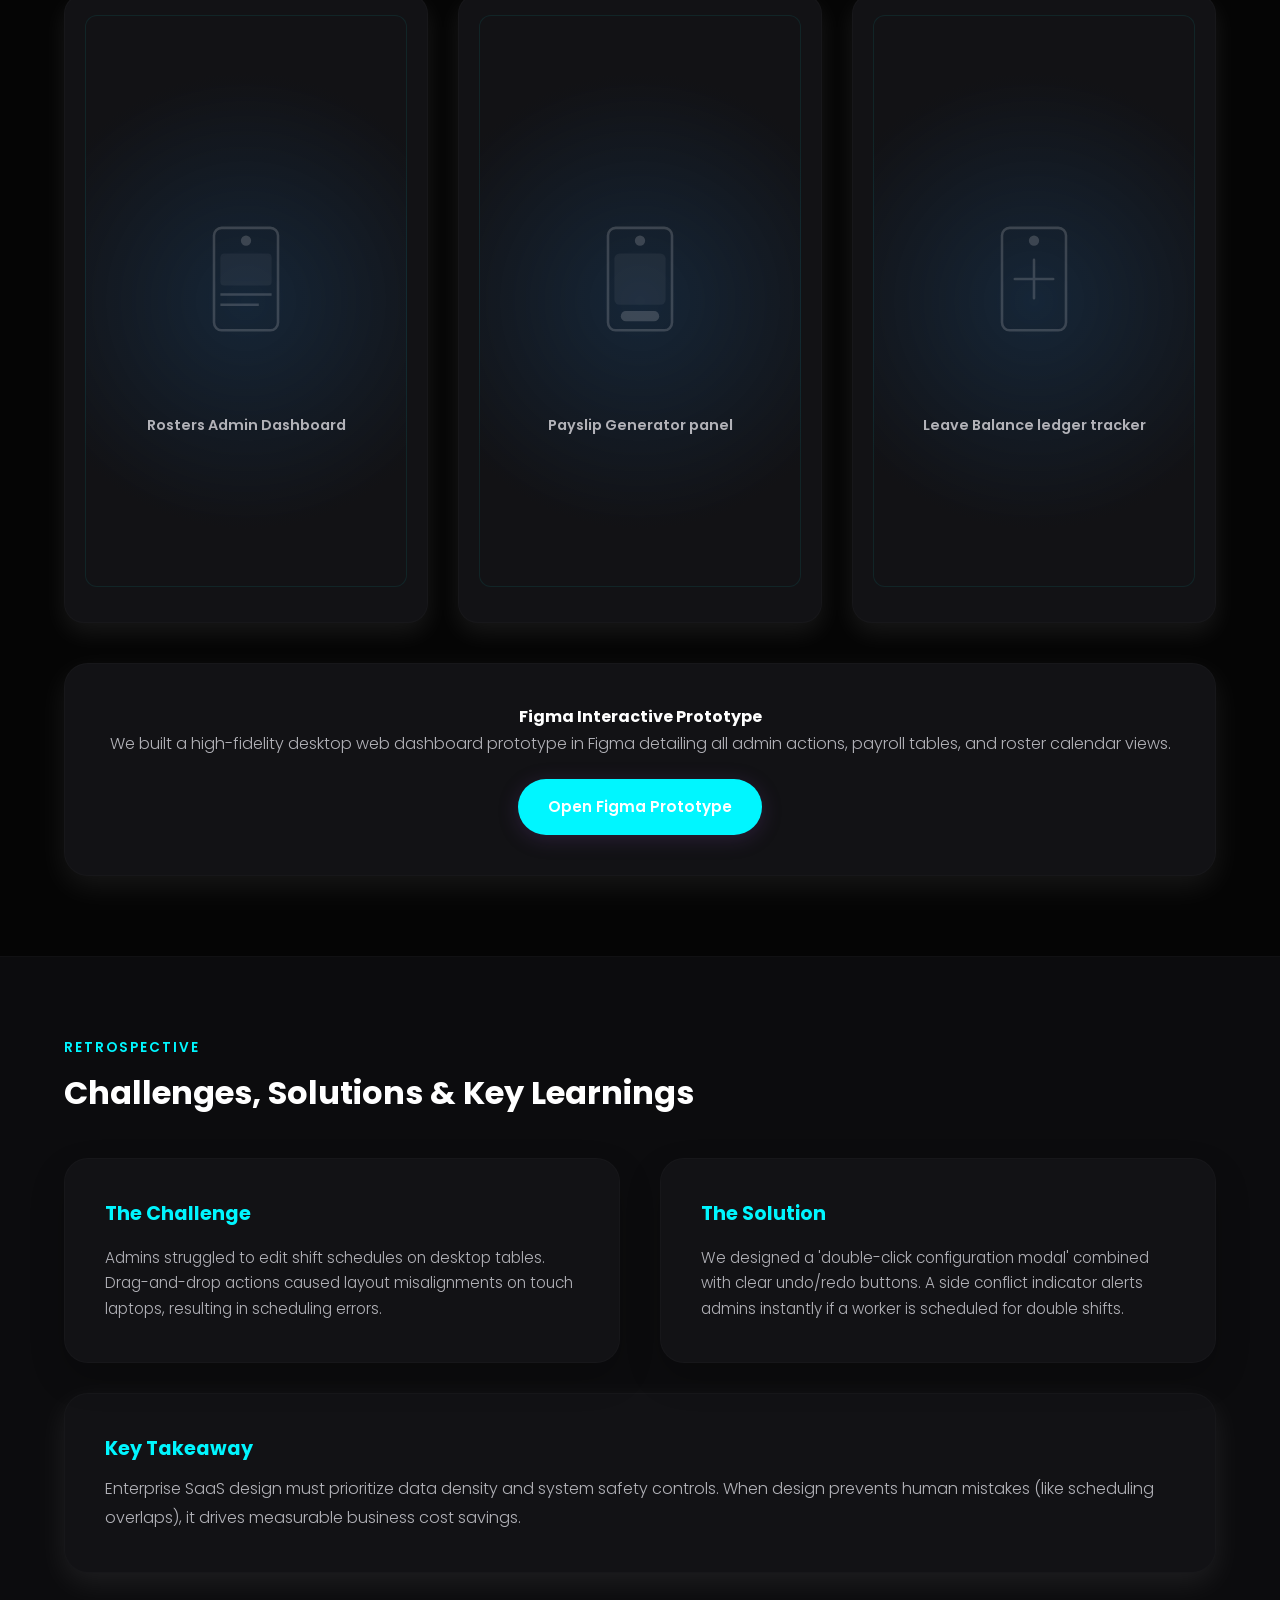
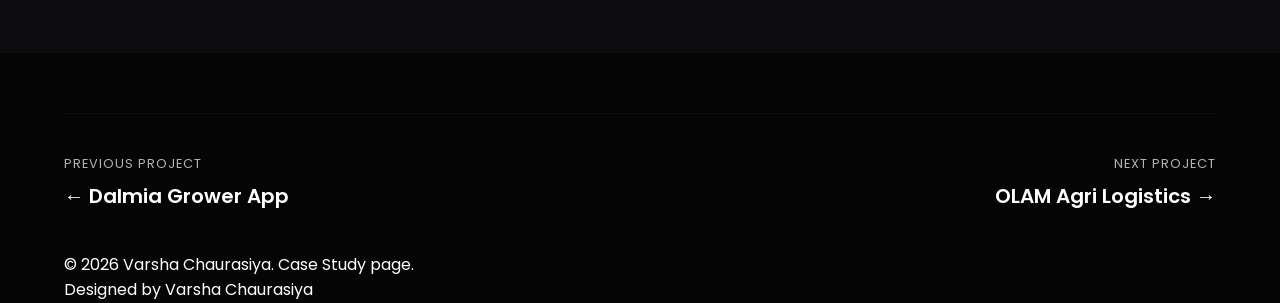
<file: project-2.html>
<!DOCTYPE html>
<html lang="en">
<head>
    <meta charset="UTF-8">
    <meta name="viewport" content="width=device-width, initial-scale=1.0">
    <meta name="description" content="Case Study: AMS Asset Management & HRMS Portal design by Varsha Chaurasiya.">
    <title>AMS Asset Management & HRMS Case Study | Varsha Chaurasiya</title>
    <link rel="stylesheet" href="css/style.css">
    <script>
        if (window.self !== window.top) {
            document.documentElement.classList.add('is-iframe');
        }
        // Apply theme preference
        const savedTheme = localStorage.getItem('theme') || 'dark-theme';
        if (savedTheme === 'light-theme') {
            document.documentElement.classList.add('light-theme');
            document.addEventListener('DOMContentLoaded', () => {
                document.body.classList.add('light-theme');
            });
        }
    </script>
</head>
<body>

    <!-- =====================================================
    HEADER & NAVIGATION
    ===================================================== -->
    <header class="header scrolled">
        <div class="container nav-container">
            <a href="index.html" class="logo">VARSHA<span>.</span></a>
            <nav class="nav-menu">
                <a href="index.html#home" class="nav-link">Home</a>
                <a href="index.html#about" class="nav-link">About</a>
                <a href="index.html#services" class="nav-link">Services</a>
                <a href="index.html#portfolio" class="nav-link active">Portfolio</a>
                <a href="index.html#experience" class="nav-link">Experience</a>
                <a href="index.html#contact" class="nav-link">Contact</a>
            </nav>
            <div class="nav-cta">
                <a href="index.html" class="btn btn-secondary" style="padding: 10px 22px; font-size: 0.85rem;">Back to Portfolio</a>
            </div>
        </div>
    </header>

    <!-- =====================================================
    HERO BANNER
    ===================================================== -->
    <section class="project-detail-hero" style="background-image: var(--hero-overlay), radial-gradient(circle at center, rgba(46, 155, 255, 0.15), transparent 70%);">
        <div class="container project-hero-content">
            <a href="index.html#portfolio" class="portfolio-readmore" style="margin-bottom: 20px; cursor: pointer;">
                <svg width="16" height="16" viewBox="0 0 24 24" style="transform: rotate(180deg);"><path d="M5 12h14M12 5l7 7-7 7" stroke="currentColor" stroke-width="2" stroke-linecap="round"/></svg>
                Back to All Projects
            </a>
            <span class="cs-subtitle">Dashboard / Web App</span>
            <h1 class="hero-title" style="margin-bottom: 20px;">AMS Asset Management & HRMS Portal</h1>
            
            <div class="project-meta-grid">
                <div class="project-meta-item">
                    <h5>Role</h5>
                    <p>UI/UX Designer</p>
                </div>
                <div class="project-meta-item">
                    <h5>Duration</h5>
                    <p>3 Months (Q3 2025)</p>
                </div>
                <div class="project-meta-item">
                    <h5>Tools</h5>
                    <p>Figma, Photoshop, Miro</p>
                </div>
                <div class="project-meta-item">
                    <h5>Industry</h5>
                    <p>Enterprise HR SaaS / Industrial</p>
                </div>
            </div>
        </div>
    </section>

    <!-- =====================================================
    PROJECT OVERVIEW
    ===================================================== -->
    <section class="case-study-section">
        <div class="container">
            <div class="project-overview-grid">
                <div class="overview-card">
                    <h3>
                        <svg width="20" height="20" viewBox="0 0 24 24" fill="none" stroke="currentColor" stroke-width="2"><path d="M10.29 3.86L1.82 18a2 2 0 0 0 1.71 3h16.94a2 2 0 0 0 1.71-3L13.71 3.86a2 2 0 0 0-3.42 0z"/><line x1="12" y1="9" x2="12" y2="13"/><line x1="12" y1="17" x2="12.01" y2="17"/></svg>
                        The Problem
                    </h3>
                    <p>Industrial grain processing plants operate on complex 3-shift rotations. The plant's manual attendance registers and legacy payroll programs caused frequent errors, delaying employee leaves verification and pay slip distribution.</p>
                    <p>Employees had to physically visit the HR cabin to request leave status, review shift logs, or generate slip copies, creating administrative bottlenecks.</p>
                </div>
                <div class="overview-card">
                    <h3>
                        <svg width="20" height="20" viewBox="0 0 24 24" fill="none" stroke="currentColor" stroke-width="2"><circle cx="12" cy="12" r="10"/><circle cx="12" cy="12" r="6"/><circle cx="12" cy="12" r="2"/></svg>
                        Business Goal
                    </h3>
                    <p>Centralize shift schedules, leaves tracking, and pay slips into a unified, secure dashboard.</p>
                    <p>Decrease administrative response times by 60%, eliminate payroll slip printing overhead, and ensure transparency in daily attendance logging.</p>
                </div>
            </div>
            
            <div class="overview-card" style="margin-top: 30px;">
                <h3>
                    <svg width="20" height="20" viewBox="0 0 24 24" fill="none" stroke="currentColor" stroke-width="2"><path d="M22 11.08V12a10 10 0 1 1-5.93-9.14"/><polyline points="22 4 12 14.01 9 11.01"/></svg>
                    The Solution
                </h3>
                <p>We built Dalmia Grain HRMS, a responsive web dashboard designed for admin managers and field plant workers. The interface displays active rosters, leave approval lists, a secure salary slip generator, and real-time attendance index charts with simple status labels.</p>
            </div>
        </div>
    </section>

    <!-- =====================================================
    RESEARCH & STRATEGY
    ===================================================== -->
    <section class="case-study-section sec-alt">
        <div class="container">
            <div class="cs-title-wrap">
                <span class="cs-subtitle">Understand the User</span>
                <h2 class="cs-title">Research & Personas</h2>
            </div>
            
            <div class="persona-grid">
                <!-- Persona 1 -->
                <div class="persona-card">
                    <div class="persona-header">
                        <div class="persona-avatar">
                            <svg viewBox="0 0 24 24"><path d="M12 12c2.21 0 4-1.79 4-4s-1.79-4-4-4-4 1.79-4 4 1.79 4 4 4zm0 2c-2.67 0-8 1.34-8 4v2h16v-2c0-2.66-5.33-4-8-4z"/></svg>
                        </div>
                        <div class="persona-info">
                            <h4>Ravi Verma</h4>
                            <p>38, HR Manager | Admin user</p>
                        </div>
                    </div>
                    <div class="persona-details">
                        <div class="persona-block">
                            <h5>Goals</h5>
                            <ul>
                                <li>Review shift rosters and resolve overlap conflicts instantly.</li>
                                <li>Approve or reject leave requests in under 2 clicks.</li>
                                <li>Generate automated salary registers at month-end.</li>
                            </ul>
                        </div>
                        <div class="persona-block">
                            <h5>Pain Points</h5>
                            <ul>
                                <li>Spends 3 hours daily auditing attendance logs from cards.</li>
                                <li>Struggles with messy spreadsheets and leave conflicts.</li>
                                <li>Flooded by duplicate queries from workers.</li>
                            </ul>
                        </div>
                    </div>
                </div>
                <!-- Persona 2 -->
                <div class="persona-card">
                    <div class="persona-header">
                        <div class="persona-avatar">
                            <svg viewBox="0 0 24 24"><path d="M12 12c2.21 0 4-1.79 4-4s-1.79-4-4-4-4 1.79-4 4 1.79 4 4 4zm0 2c-2.67 0-8 1.34-8 4v2h16v-2c0-2.66-5.33-4-8-4z"/></svg>
                        </div>
                        <div class="persona-info">
                            <h4>Sanjay Das</h4>
                            <p>32, Shift Supervisor | Plant Field User</p>
                        </div>
                    </div>
                    <div class="persona-details">
                        <div class="persona-block">
                            <h5>Goals</h5>
                            <ul>
                                <li>Check assigned shifts and report status from his phone.</li>
                                <li>Request emergency leaves easily without paperwork.</li>
                                <li>Download salary pay slips directly from the portal.</li>
                            </ul>
                        </div>
                        <div class="persona-block">
                            <h5>Pain Points</h5>
                            <ul>
                                <li>Lacks system visibility on pending leave status.</li>
                                <li>Misses shift change announcements when off-site.</li>
                                <li>Has to make frequent physical trips to administrative offices.</li>
                            </ul>
                        </div>
                    </div>
                </div>
            </div>

            <!-- User Journey & Flows -->
            <div class="cs-title-wrap" style="margin-top: 60px; margin-bottom: 30px;">
                <h3 class="cs-title" style="font-size: 1.5rem;">User Journey Mapping</h3>
            </div>
            
            <div class="journey-map">
                <table class="journey-table">
                    <thead>
                        <tr>
                            <th>Phase</th>
                            <th>1. Access Portal</th>
                            <th>2. Shift Roster Audit</th>
                            <th>3. Leave Submission</th>
                            <th>4. Payslip Generation</th>
                        </tr>
                    </thead>
                    <tbody>
                        <tr>
                            <td><strong>User Actions</strong></td>
                            <td>Logs in securely via employee active directories.</td>
                            <td>Checks assigned shift calendars.</td>
                            <td>Selects leave window and logs request.</td>
                            <td>Clicks slip generator button, downloads PDF file.</td>
                        </tr>
                        <tr>
                            <td><strong>Thoughts</strong></td>
                            <td>"I hope my login credentials work on this."</td>
                            <td>"Which supervisor is on night shift today?"</td>
                            <td>"How many leave days do I have left?"</td>
                            <td>"I need my payslip for my home loan submission."</td>
                        </tr>
                        <tr>
                            <td><strong>Experience</strong></td>
                            <td>🤩 Secure Single Sign-On.</td>
                            <td>🤩 Color-coded shifts grid.</td>
                            <td>😐 Needs active balances shown.</td>
                            <td>🤩 Instant PDF export.</td>
                        </tr>
                    </tbody>
                </table>
            </div>

            <div class="cs-title-wrap" style="margin-top: 60px; margin-bottom: 30px;">
                <h3 class="cs-title" style="font-size: 1.5rem;">Core User Flow</h3>
            </div>
            
            <div class="user-flow-chart">
                <div class="flow-node">Roster Dashboard</div>
                <div class="flow-connector">&rarr;</div>
                <div class="flow-node">Leave Roster Check</div>
                <div class="flow-connector">&rarr;</div>
                <div class="flow-node">Request Submission</div>
                <div class="flow-connector">&rarr;</div>
                <div class="flow-node">Admin Notification & Action</div>
            </div>
        </div>
    </section>

    <!-- =====================================================
    WIREFRAMES & ARCHITECTURE
    ===================================================== -->
    <section class="case-study-section">
        <div class="container">
            <div class="cs-title-wrap">
                <span class="cs-subtitle">Structure</span>
                <h2 class="cs-title">Information Architecture & Wireframes</h2>
            </div>
            <p style="color: var(--text-secondary); max-width: 700px; margin-bottom: 40px; font-weight: 300;">We designed a multi-column desktop dashboard hierarchy with left sidebar navigation, quick stats on top, and detailed tables below for high density viewports.</p>
            
            <div class="visuals-container">
                <!-- Wireframe 1 -->
                <div class="visual-item">
                    <div class="visual-image-placeholder">
                        <div class="wireframe-element title"></div>
                        <div class="wireframe-element" style="width: 70%;"></div>
                        <div class="wireframe-element image">
                            <span style="font-size: 0.75rem; opacity: 0.5;"> Roster Grid Calendar</span>
                        </div>
                        <div class="wireframe-element"></div>
                        <div class="wireframe-element" style="width: 60%;"></div>
                    </div>
                    <h5>Roster Calendar Layout</h5>
                </div>
                <!-- Wireframe 2 -->
                <div class="visual-item">
                    <div class="visual-image-placeholder">
                        <div class="wireframe-element title" style="width: 40%;"></div>
                        <div class="wireframe-element image" style="height: 35%;">
                            <span style="font-size: 0.75rem; opacity: 0.5;">Leave Balance Cards</span>
                        </div>
                        <div class="wireframe-element" style="width: 80%; height: 20px; background-color: var(--accent-dim);"></div>
                        <div class="wireframe-element"></div>
                        <div class="wireframe-element" style="width: 50%;"></div>
                    </div>
                    <h5>Leave Ledger View</h5>
                </div>
                <!-- Wireframe 3 -->
                <div class="visual-item">
                    <div class="visual-image-placeholder">
                        <div class="wireframe-element title" style="width: 60%;"></div>
                        <div class="wireframe-element" style="height: 15px;"></div>
                        <div class="wireframe-element" style="height: 40px; border: 1px dashed var(--accent);">
                            <span style="font-size: 0.75rem; color: var(--accent);">Payroll slip breakdown table</span>
                        </div>
                        <div class="wireframe-element"></div>
                        <div class="wireframe-element" style="width: 70%;"></div>
                    </div>
                    <h5>Payslip generator table</h5>
                </div>
            </div>
        </div>
    </section>

    <!-- =====================================================
    DESIGN SYSTEM & STYLE GUIDE
    ===================================================== -->
    <section class="case-study-section sec-alt">
        <div class="container">
            <div class="cs-title-wrap">
                <span class="cs-subtitle">Style Guide</span>
                <h2 class="cs-title">Design System & Colors</h2>
            </div>
            
            <div class="overview-card" style="margin-bottom: 40px;">
                <h4 style="font-size: 1.2rem; font-weight: 600; margin-bottom: 15px;">Typography Standard</h4>
                <p style="font-size: 1.5rem; font-weight: 700; color: #FFFFFF; font-family: 'Poppins', sans-serif;">Poppins - Bold, Semibold, Medium, Light</p>
                <p style="font-size: 0.9rem; color: var(--text-secondary); margin-top: 5px;">A clean geometric sans-serif that structures large numbers, stats, and reports elegantly.</p>
            </div>
            
            <h4 style="font-size: 1.1rem; font-weight: 600; margin-bottom: 15px;">Color Palette</h4>
            <div class="color-palette">
                <div class="color-swatch">
                    <div class="color-block" style="background-color: #2E9BFF;"></div>
                    <p>Admin Blue</p>
                    <span>#2E9BFF</span>
                </div>
                <div class="color-swatch">
                    <div class="color-block" style="background-color: #202020;"></div>
                    <p>Card Background</p>
                    <span>#202020</span>
                </div>
                <div class="color-swatch">
                    <div class="color-block" style="background-color: #111111;"></div>
                    <p>Dark Background</p>
                    <span>#111111</span>
                </div>
                <div class="color-swatch">
                    <div class="color-block" style="background-color: #FFFFFF;"></div>
                    <p>Primary Text</p>
                    <span>#FFFFFF</span>
                </div>
            </div>
        </div>
    </section>

    <!-- =====================================================
    HIGH FIDELITY SCREENS
    ===================================================== -->
    <section class="case-study-section">
        <div class="container">
            <div class="cs-title-wrap">
                <span class="cs-subtitle">Visuals</span>
                <h2 class="cs-title">High-Fidelity Screens & Prototype</h2>
            </div>
            
            <div class="visuals-container">
                <!-- Screen 1 -->
                <div class="visual-item">
                    <div class="visual-image-placeholder" style="background: radial-gradient(circle at center, rgba(46,155,255,0.15), var(--bg-card) 70%); border: 1px solid var(--accent-dim);">
                        <svg viewBox="0 0 100 100" xmlns="http://www.w3.org/2000/svg" style="width: 40%; height: 40%; fill: #2E9BFF;">
                            <rect x="25" y="10" width="50" height="80" rx="6" fill="none" stroke="currentColor" stroke-width="2"/>
                            <circle cx="50" cy="20" r="4" fill="currentColor"/>
                            <rect x="30" y="30" width="40" height="25" rx="3" fill="currentColor" opacity="0.3"/>
                            <line x1="30" y1="62" x2="70" y2="62" stroke="currentColor" stroke-width="2"/>
                            <line x1="30" y1="70" x2="60" y2="70" stroke="currentColor" stroke-width="2"/>
                        </svg>
                        <h4 style="margin-top: 10px; font-weight: 600; font-size: 0.9rem;">Rosters Admin Dashboard</h4>
                    </div>
                </div>
                <!-- Screen 2 -->
                <div class="visual-item">
                    <div class="visual-image-placeholder" style="background: radial-gradient(circle at center, rgba(46,155,255,0.15), var(--bg-card) 70%); border: 1px solid var(--accent-dim);">
                        <svg viewBox="0 0 100 100" xmlns="http://www.w3.org/2000/svg" style="width: 40%; height: 40%; fill: #2E9BFF;">
                            <rect x="25" y="10" width="50" height="80" rx="6" fill="none" stroke="currentColor" stroke-width="2"/>
                            <circle cx="50" cy="20" r="4" fill="currentColor"/>
                            <rect x="30" y="30" width="40" height="40" rx="4" fill="currentColor" opacity="0.3"/>
                            <rect x="35" y="75" width="30" height="8" rx="4" fill="currentColor"/>
                        </svg>
                        <h4 style="margin-top: 10px; font-weight: 600; font-size: 0.9rem;">Payslip Generator panel</h4>
                    </div>
                </div>
                <!-- Screen 3 -->
                <div class="visual-item">
                    <div class="visual-image-placeholder" style="background: radial-gradient(circle at center, rgba(46,155,255,0.15), var(--bg-card) 70%); border: 1px solid var(--accent-dim);">
                        <svg viewBox="0 0 100 100" xmlns="http://www.w3.org/2000/svg" style="width: 40%; height: 40%; fill: #2E9BFF;">
                            <rect x="25" y="10" width="50" height="80" rx="6" fill="none" stroke="currentColor" stroke-width="2"/>
                            <circle cx="50" cy="20" r="4" fill="currentColor"/>
                            <path d="M35 50h30m-15-15v30" stroke="currentColor" stroke-width="2" stroke-linecap="round"/>
                        </svg>
                        <h4 style="margin-top: 10px; font-weight: 600; font-size: 0.9rem;">Leave Balance ledger tracker</h4>
                    </div>
                </div>
            </div>
            
            <div class="overview-card" style="margin-top: 40px; text-align: center;">
                <h4>Figma Interactive Prototype</h4>
                <p style="margin-bottom: 20px;">We built a high-fidelity desktop web dashboard prototype in Figma detailing all admin actions, payroll tables, and roster calendar views.</p>
                <a href="https://figma.com" target="_blank" rel="noopener noreferrer" class="btn btn-primary">Open Figma Prototype</a>
            </div>
        </div>
    </section>

    <!-- =====================================================
    CHALLENGES & REFLECTIONS
    ===================================================== -->
    <section class="case-study-section sec-alt">
        <div class="container">
            <div class="cs-title-wrap">
                <span class="cs-subtitle">Retrospective</span>
                <h2 class="cs-title">Challenges, Solutions & Key Learnings</h2>
            </div>
            
            <div class="persona-grid">
                <div class="persona-card">
                    <h4 style="color: var(--accent); font-size: 1.2rem; margin-bottom: 15px;">The Challenge</h4>
                    <p style="color: var(--text-secondary); font-size: 0.95rem; line-height: 1.7; font-weight: 300;">Admins struggled to edit shift schedules on desktop tables. Drag-and-drop actions caused layout misalignments on touch laptops, resulting in scheduling errors.</p>
                </div>
                <div class="persona-card">
                    <h4 style="color: var(--accent); font-size: 1.2rem; margin-bottom: 15px;">The Solution</h4>
                    <p style="color: var(--text-secondary); font-size: 0.95rem; line-height: 1.7; font-weight: 300;">We designed a 'double-click configuration modal' combined with clear undo/redo buttons. A side conflict indicator alerts admins instantly if a worker is scheduled for double shifts.</p>
                </div>
            </div>
            
            <div class="overview-card" style="margin-top: 30px;">
                <h4 style="color: var(--accent); font-size: 1.2rem; margin-bottom: 10px;">Key Takeaway</h4>
                <p>Enterprise SaaS design must prioritize data density and system safety controls. When design prevents human mistakes (like scheduling overlaps), it drives measurable business cost savings.</p>
            </div>
        </div>
    </section>

    <!-- =====================================================
    CASE STUDY FOOTER NAVIGATION
    ===================================================== -->
    <section class="container">
        <div class="case-study-nav">
            <div class="cs-nav-btn prev-btn">
                <span>Previous Project</span>
                <a href="project-1.html">&larr; Dalmia Grower App</a>
            </div>
            <div class="cs-nav-btn next-btn">
                <span>Next Project</span>
                <a href="project-3.html">OLAM Agri Logistics &rarr;</a>
            </div>
        </div>
    </section>

    <!-- =====================================================
    FOOTER
    ===================================================== -->
    <footer class="footer">
        <div class="container">
            <div class="footer-bottom">
                <p>&copy; 2026 Varsha Chaurasiya. Case Study page.</p>
                <p>Designed by Varsha Chaurasiya</p>
            </div>
        </div>
    </footer>

</body>
</html>
</file>
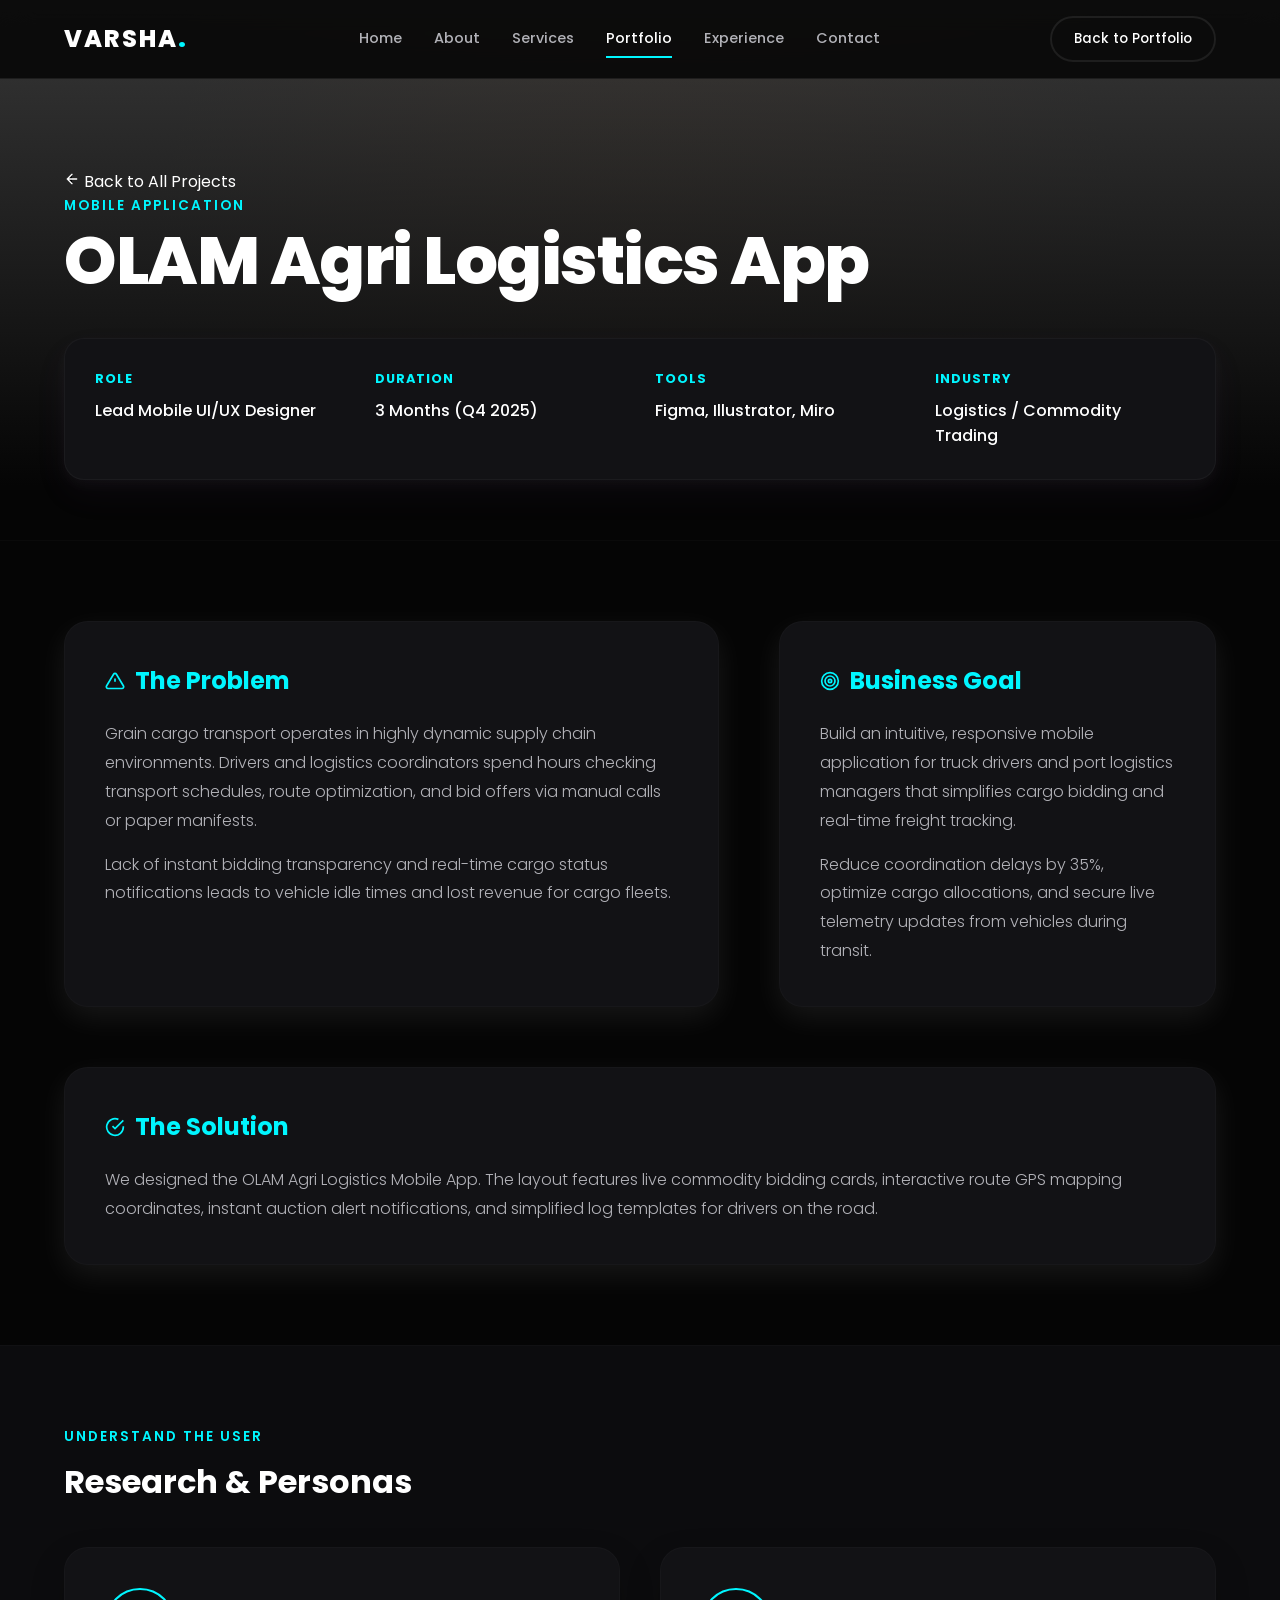
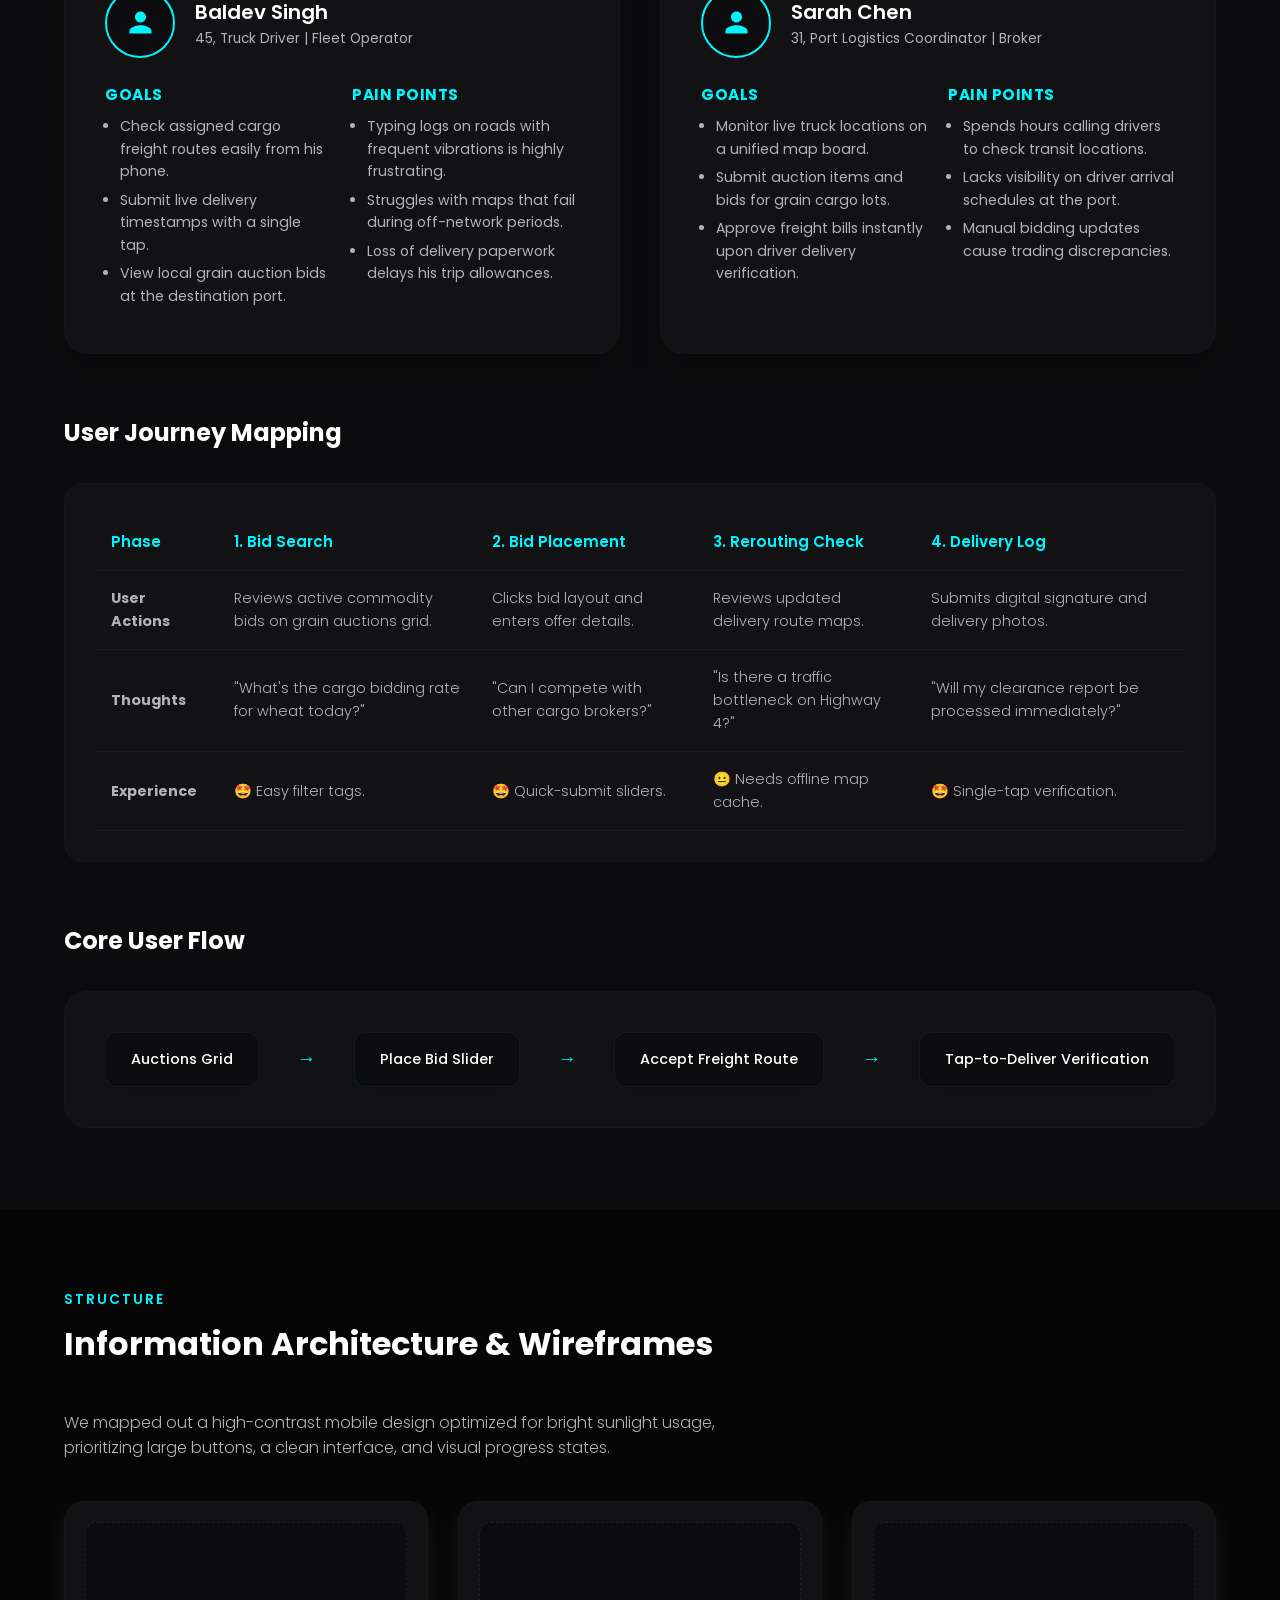
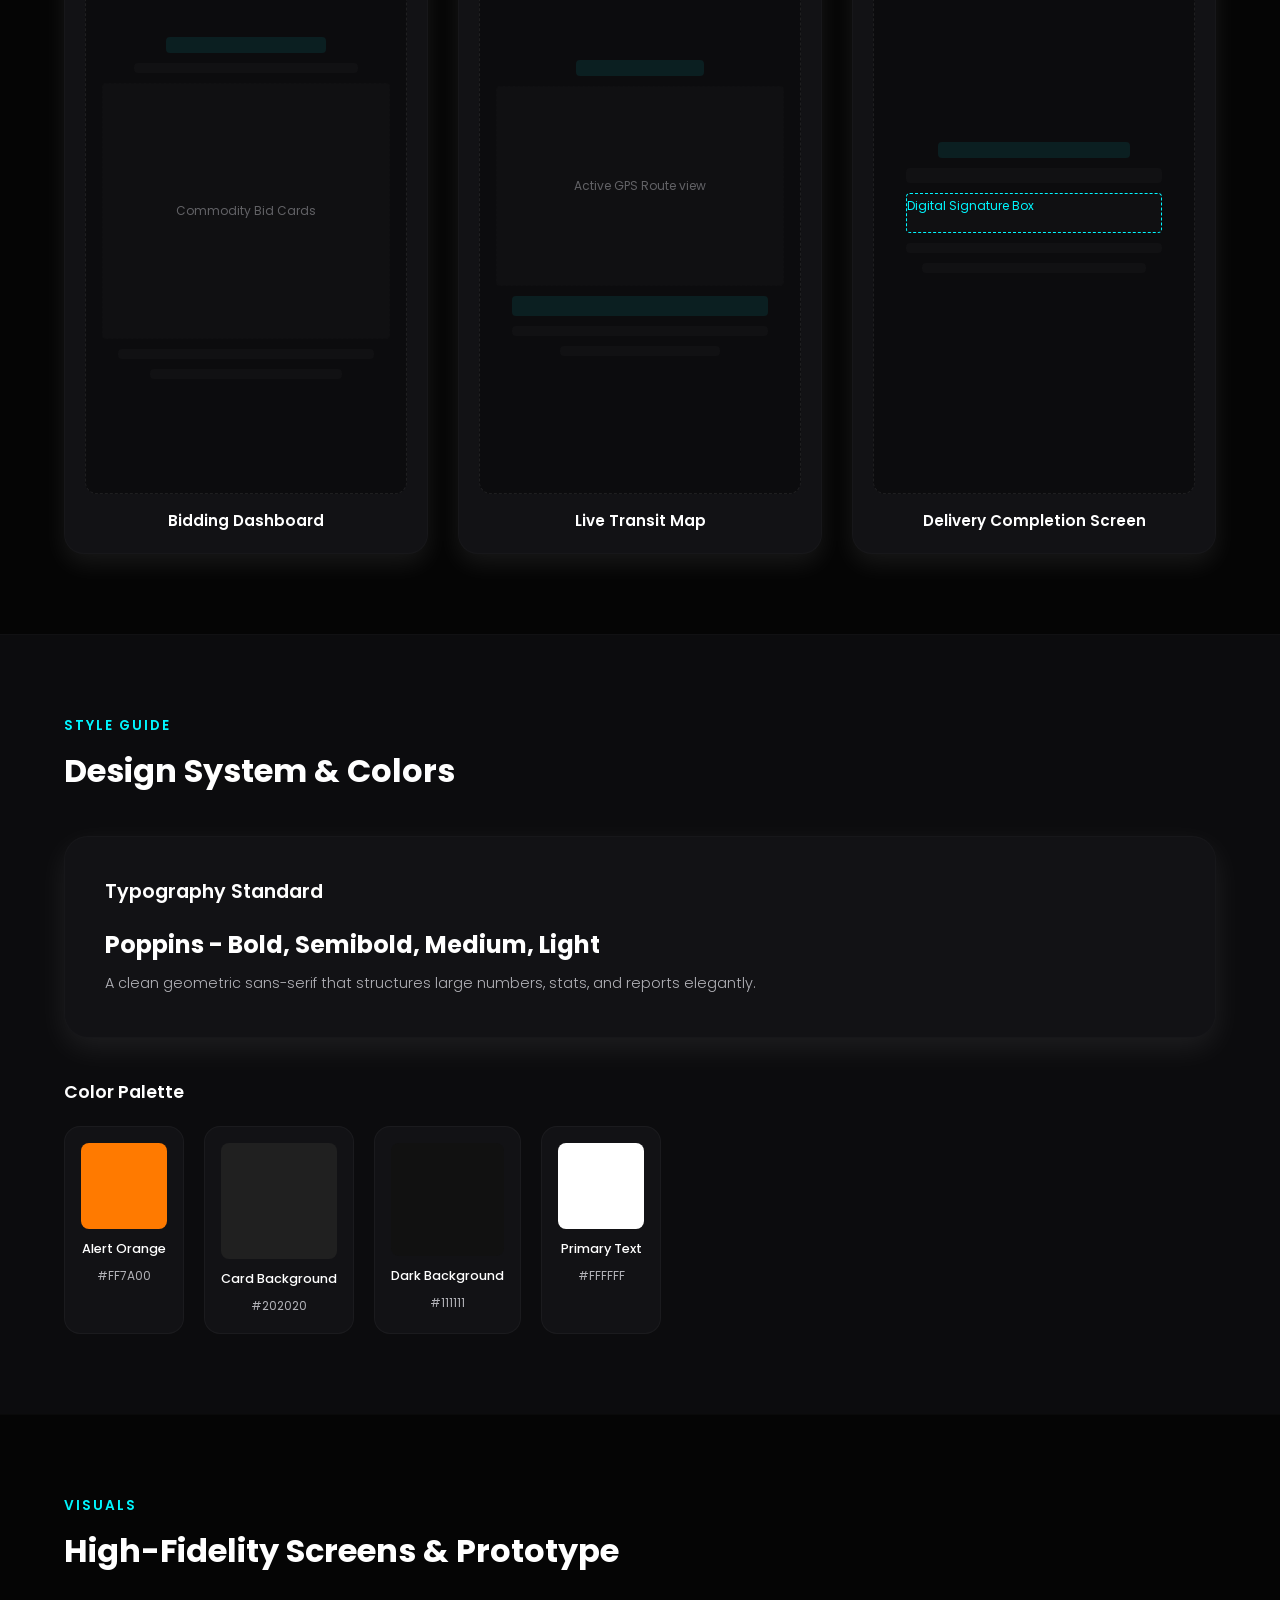
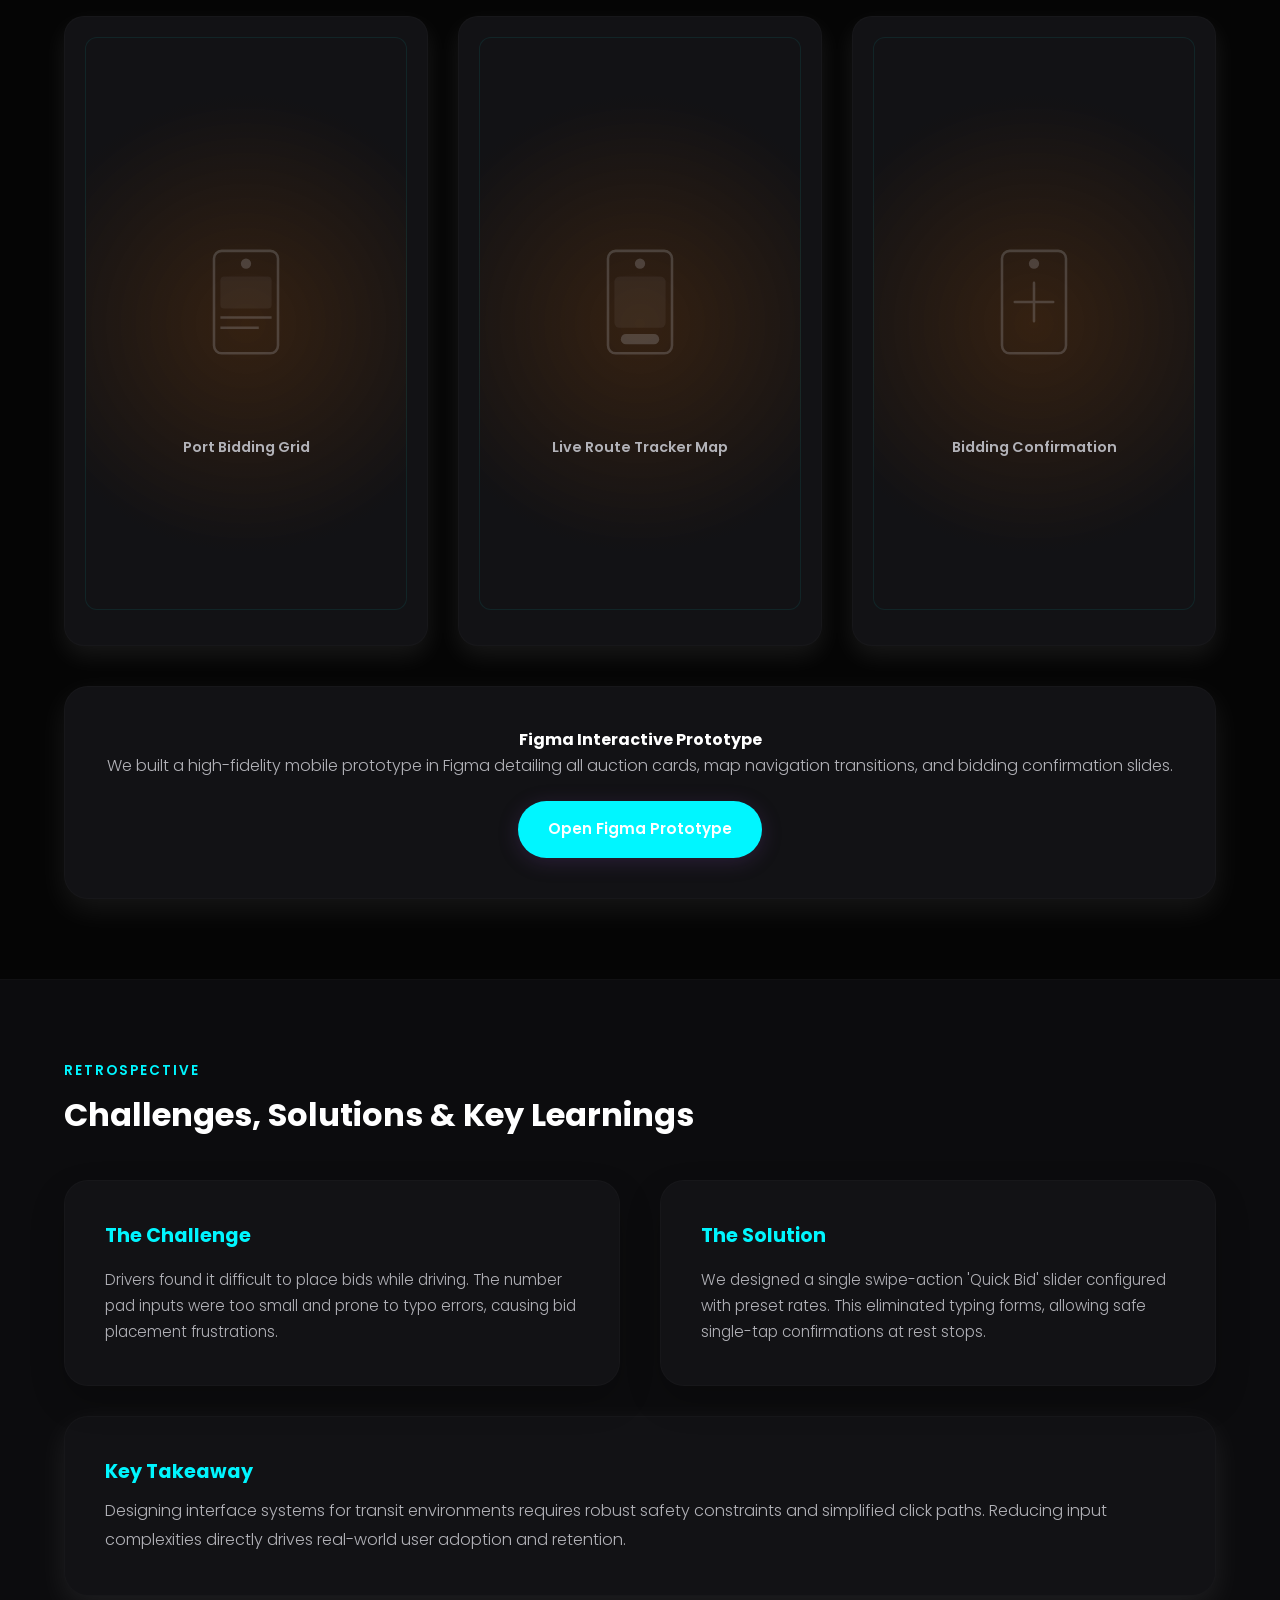
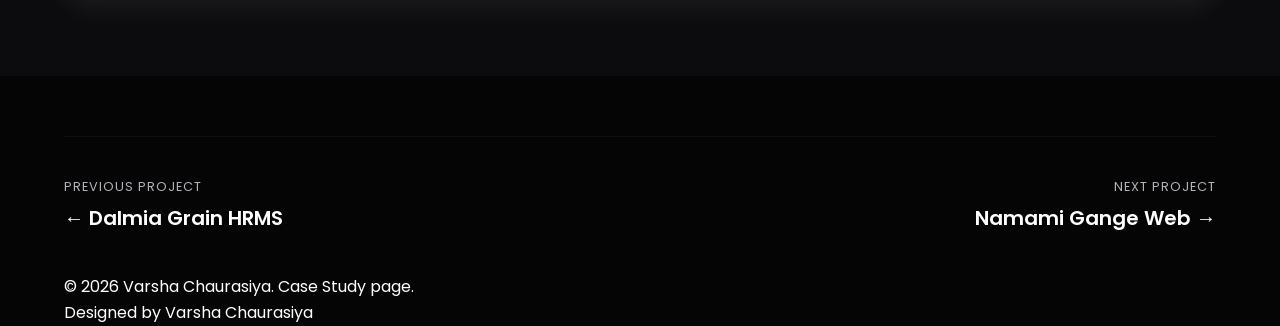
<file: project-3.html>
<!DOCTYPE html>
<html lang="en">
<head>
    <meta charset="UTF-8">
    <meta name="viewport" content="width=device-width, initial-scale=1.0">
    <meta name="description" content="Case Study: OLAM Agri Logistics App design by Varsha Chaurasiya.">
    <title>OLAM Agri Case Study | Varsha Chaurasiya</title>
    <link rel="stylesheet" href="css/style.css">
    <script>
        if (window.self !== window.top) {
            document.documentElement.classList.add('is-iframe');
        }
        // Apply theme preference
        const savedTheme = localStorage.getItem('theme') || 'dark-theme';
        if (savedTheme === 'light-theme') {
            document.documentElement.classList.add('light-theme');
            document.addEventListener('DOMContentLoaded', () => {
                document.body.classList.add('light-theme');
            });
        }
    </script>
</head>
<body>

    <!-- =====================================================
    HEADER & NAVIGATION
    ===================================================== -->
    <header class="header scrolled">
        <div class="container nav-container">
            <a href="index.html" class="logo">VARSHA<span>.</span></a>
            <nav class="nav-menu">
                <a href="index.html#home" class="nav-link">Home</a>
                <a href="index.html#about" class="nav-link">About</a>
                <a href="index.html#services" class="nav-link">Services</a>
                <a href="index.html#portfolio" class="nav-link active">Portfolio</a>
                <a href="index.html#experience" class="nav-link">Experience</a>
                <a href="index.html#contact" class="nav-link">Contact</a>
            </nav>
            <div class="nav-cta">
                <a href="index.html" class="btn btn-secondary" style="padding: 10px 22px; font-size: 0.85rem;">Back to Portfolio</a>
            </div>
        </div>
    </header>

    <!-- =====================================================
    HERO BANNER
    ===================================================== -->
    <section class="project-detail-hero" style="background-image: var(--hero-overlay), radial-gradient(circle at center, rgba(255, 122, 0, 0.15), transparent 70%);">
        <div class="container project-hero-content">
            <a href="index.html#portfolio" class="portfolio-readmore" style="margin-bottom: 20px; cursor: pointer;">
                <svg width="16" height="16" viewBox="0 0 24 24" style="transform: rotate(180deg);"><path d="M5 12h14M12 5l7 7-7 7" stroke="currentColor" stroke-width="2" stroke-linecap="round"/></svg>
                Back to All Projects
            </a>
            <span class="cs-subtitle">Mobile Application</span>
            <h1 class="hero-title" style="margin-bottom: 20px;">OLAM Agri Logistics App</h1>
            
            <div class="project-meta-grid">
                <div class="project-meta-item">
                    <h5>Role</h5>
                    <p>Lead Mobile UI/UX Designer</p>
                </div>
                <div class="project-meta-item">
                    <h5>Duration</h5>
                    <p>3 Months (Q4 2025)</p>
                </div>
                <div class="project-meta-item">
                    <h5>Tools</h5>
                    <p>Figma, Illustrator, Miro</p>
                </div>
                <div class="project-meta-item">
                    <h5>Industry</h5>
                    <p>Logistics / Commodity Trading</p>
                </div>
            </div>
        </div>
    </section>

    <!-- =====================================================
    PROJECT OVERVIEW
    ===================================================== -->
    <section class="case-study-section">
        <div class="container">
            <div class="project-overview-grid">
                <div class="overview-card">
                    <h3>
                        <svg width="20" height="20" viewBox="0 0 24 24" fill="none" stroke="currentColor" stroke-width="2"><path d="M10.29 3.86L1.82 18a2 2 0 0 0 1.71 3h16.94a2 2 0 0 0 1.71-3L13.71 3.86a2 2 0 0 0-3.42 0z"/><line x1="12" y1="9" x2="12" y2="13"/><line x1="12" y1="17" x2="12.01" y2="17"/></svg>
                        The Problem
                    </h3>
                    <p>Grain cargo transport operates in highly dynamic supply chain environments. Drivers and logistics coordinators spend hours checking transport schedules, route optimization, and bid offers via manual calls or paper manifests.</p>
                    <p>Lack of instant bidding transparency and real-time cargo status notifications leads to vehicle idle times and lost revenue for cargo fleets.</p>
                </div>
                <div class="overview-card">
                    <h3>
                        <svg width="20" height="20" viewBox="0 0 24 24" fill="none" stroke="currentColor" stroke-width="2"><circle cx="12" cy="12" r="10"/><circle cx="12" cy="12" r="6"/><circle cx="12" cy="12" r="2"/></svg>
                        Business Goal
                    </h3>
                    <p>Build an intuitive, responsive mobile application for truck drivers and port logistics managers that simplifies cargo bidding and real-time freight tracking.</p>
                    <p>Reduce coordination delays by 35%, optimize cargo allocations, and secure live telemetry updates from vehicles during transit.</p>
                </div>
            </div>
            
            <div class="overview-card" style="margin-top: 30px;">
                <h3>
                    <svg width="20" height="20" viewBox="0 0 24 24" fill="none" stroke="currentColor" stroke-width="2"><path d="M22 11.08V12a10 10 0 1 1-5.93-9.14"/><polyline points="22 4 12 14.01 9 11.01"/></svg>
                    The Solution
                </h3>
                <p>We designed the OLAM Agri Logistics Mobile App. The layout features live commodity bidding cards, interactive route GPS mapping coordinates, instant auction alert notifications, and simplified log templates for drivers on the road.</p>
            </div>
        </div>
    </section>

    <!-- =====================================================
    RESEARCH & STRATEGY
    ===================================================== -->
    <section class="case-study-section sec-alt">
        <div class="container">
            <div class="cs-title-wrap">
                <span class="cs-subtitle">Understand the User</span>
                <h2 class="cs-title">Research & Personas</h2>
            </div>
            
            <div class="persona-grid">
                <!-- Persona 1 -->
                <div class="persona-card">
                    <div class="persona-header">
                        <div class="persona-avatar">
                            <svg viewBox="0 0 24 24"><path d="M12 12c2.21 0 4-1.79 4-4s-1.79-4-4-4-4 1.79-4 4 1.79 4 4 4zm0 2c-2.67 0-8 1.34-8 4v2h16v-2c0-2.66-5.33-4-8-4z"/></svg>
                        </div>
                        <div class="persona-info">
                            <h4>Baldev Singh</h4>
                            <p>45, Truck Driver | Fleet Operator</p>
                        </div>
                    </div>
                    <div class="persona-details">
                        <div class="persona-block">
                            <h5>Goals</h5>
                            <ul>
                                <li>Check assigned cargo freight routes easily from his phone.</li>
                                <li>Submit live delivery timestamps with a single tap.</li>
                                <li>View local grain auction bids at the destination port.</li>
                            </ul>
                        </div>
                        <div class="persona-block">
                            <h5>Pain Points</h5>
                            <ul>
                                <li>Typing logs on roads with frequent vibrations is highly frustrating.</li>
                                <li>Struggles with maps that fail during off-network periods.</li>
                                <li>Loss of delivery paperwork delays his trip allowances.</li>
                            </ul>
                        </div>
                    </div>
                </div>
                <!-- Persona 2 -->
                <div class="persona-card">
                    <div class="persona-header">
                        <div class="persona-avatar">
                            <svg viewBox="0 0 24 24"><path d="M12 12c2.21 0 4-1.79 4-4s-1.79-4-4-4-4 1.79-4 4 1.79 4 4 4zm0 2c-2.67 0-8 1.34-8 4v2h16v-2c0-2.66-5.33-4-8-4z"/></svg>
                        </div>
                        <div class="persona-info">
                            <h4>Sarah Chen</h4>
                            <p>31, Port Logistics Coordinator | Broker</p>
                        </div>
                    </div>
                    <div class="persona-details">
                        <div class="persona-block">
                            <h5>Goals</h5>
                            <ul>
                                <li>Monitor live truck locations on a unified map board.</li>
                                <li>Submit auction items and bids for grain cargo lots.</li>
                                <li>Approve freight bills instantly upon driver delivery verification.</li>
                            </ul>
                        </div>
                        <div class="persona-block">
                            <h5>Pain Points</h5>
                            <ul>
                                <li>Spends hours calling drivers to check transit locations.</li>
                                <li>Lacks visibility on driver arrival schedules at the port.</li>
                                <li>Manual bidding updates cause trading discrepancies.</li>
                            </ul>
                        </div>
                    </div>
                </div>
            </div>

            <!-- User Journey & Flows -->
            <div class="cs-title-wrap" style="margin-top: 60px; margin-bottom: 30px;">
                <h3 class="cs-title" style="font-size: 1.5rem;">User Journey Mapping</h3>
            </div>
            
            <div class="journey-map">
                <table class="journey-table">
                    <thead>
                        <tr>
                            <th>Phase</th>
                            <th>1. Bid Search</th>
                            <th>2. Bid Placement</th>
                            <th>3. Rerouting Check</th>
                            <th>4. Delivery Log</th>
                        </tr>
                    </thead>
                    <tbody>
                        <tr>
                            <td><strong>User Actions</strong></td>
                            <td>Reviews active commodity bids on grain auctions grid.</td>
                            <td>Clicks bid layout and enters offer details.</td>
                            <td>Reviews updated delivery route maps.</td>
                            <td>Submits digital signature and delivery photos.</td>
                        </tr>
                        <tr>
                            <td><strong>Thoughts</strong></td>
                            <td>"What's the cargo bidding rate for wheat today?"</td>
                            <td>"Can I compete with other cargo brokers?"</td>
                            <td>"Is there a traffic bottleneck on Highway 4?"</td>
                            <td>"Will my clearance report be processed immediately?"</td>
                        </tr>
                        <tr>
                            <td><strong>Experience</strong></td>
                            <td>🤩 Easy filter tags.</td>
                            <td>🤩 Quick-submit sliders.</td>
                            <td>😐 Needs offline map cache.</td>
                            <td>🤩 Single-tap verification.</td>
                        </tr>
                    </tbody>
                </table>
            </div>

            <div class="cs-title-wrap" style="margin-top: 60px; margin-bottom: 30px;">
                <h3 class="cs-title" style="font-size: 1.5rem;">Core User Flow</h3>
            </div>
            
            <div class="user-flow-chart">
                <div class="flow-node">Auctions Grid</div>
                <div class="flow-connector">&rarr;</div>
                <div class="flow-node">Place Bid Slider</div>
                <div class="flow-connector">&rarr;</div>
                <div class="flow-node">Accept Freight Route</div>
                <div class="flow-connector">&rarr;</div>
                <div class="flow-node">Tap-to-Deliver Verification</div>
            </div>
        </div>
    </section>

    <!-- =====================================================
    WIREFRAMES & ARCHITECTURE
    ===================================================== -->
    <section class="case-study-section">
        <div class="container">
            <div class="cs-title-wrap">
                <span class="cs-subtitle">Structure</span>
                <h2 class="cs-title">Information Architecture & Wireframes</h2>
            </div>
            <p style="color: var(--text-secondary); max-width: 700px; margin-bottom: 40px; font-weight: 300;">We mapped out a high-contrast mobile design optimized for bright sunlight usage, prioritizing large buttons, a clean interface, and visual progress states.</p>
            
            <div class="visuals-container">
                <!-- Wireframe 1 -->
                <div class="visual-item">
                    <div class="visual-image-placeholder">
                        <div class="wireframe-element title"></div>
                        <div class="wireframe-element" style="width: 70%;"></div>
                        <div class="wireframe-element image">
                            <span style="font-size: 0.75rem; opacity: 0.5;">Commodity Bid Cards</span>
                        </div>
                        <div class="wireframe-element"></div>
                        <div class="wireframe-element" style="width: 60%;"></div>
                    </div>
                    <h5>Bidding Dashboard</h5>
                </div>
                <!-- Wireframe 2 -->
                <div class="visual-item">
                    <div class="visual-image-placeholder">
                        <div class="wireframe-element title" style="width: 40%;"></div>
                        <div class="wireframe-element image" style="height: 35%;">
                            <span style="font-size: 0.75rem; opacity: 0.5;">Active GPS Route view</span>
                        </div>
                        <div class="wireframe-element" style="width: 80%; height: 20px; background-color: var(--accent-dim);"></div>
                        <div class="wireframe-element"></div>
                        <div class="wireframe-element" style="width: 50%;"></div>
                    </div>
                    <h5>Live Transit Map</h5>
                </div>
                <!-- Wireframe 3 -->
                <div class="visual-item">
                    <div class="visual-image-placeholder">
                        <div class="wireframe-element title" style="width: 60%;"></div>
                        <div class="wireframe-element" style="height: 15px;"></div>
                        <div class="wireframe-element" style="height: 40px; border: 1px dashed var(--accent);">
                            <span style="font-size: 0.75rem; color: var(--accent);">Digital Signature Box</span>
                        </div>
                        <div class="wireframe-element"></div>
                        <div class="wireframe-element" style="width: 70%;"></div>
                    </div>
                    <h5>Delivery Completion Screen</h5>
                </div>
            </div>
        </div>
    </section>

    <!-- =====================================================
    DESIGN SYSTEM & STYLE GUIDE
    ===================================================== -->
    <section class="case-study-section sec-alt">
        <div class="container">
            <div class="cs-title-wrap">
                <span class="cs-subtitle">Style Guide</span>
                <h2 class="cs-title">Design System & Colors</h2>
            </div>
            
            <div class="overview-card" style="margin-bottom: 40px;">
                <h4 style="font-size: 1.2rem; font-weight: 600; margin-bottom: 15px;">Typography Standard</h4>
                <p style="font-size: 1.5rem; font-weight: 700; color: #FFFFFF; font-family: 'Poppins', sans-serif;">Poppins - Bold, Semibold, Medium, Light</p>
                <p style="font-size: 0.9rem; color: var(--text-secondary); margin-top: 5px;">A clean geometric sans-serif that structures large numbers, stats, and reports elegantly.</p>
            </div>
            
            <h4 style="font-size: 1.1rem; font-weight: 600; margin-bottom: 15px;">Color Palette</h4>
            <div class="color-palette">
                <div class="color-swatch">
                    <div class="color-block" style="background-color: #FF7A00;"></div>
                    <p>Alert Orange</p>
                    <span>#FF7A00</span>
                </div>
                <div class="color-swatch">
                    <div class="color-block" style="background-color: #202020;"></div>
                    <p>Card Background</p>
                    <span>#202020</span>
                </div>
                <div class="color-swatch">
                    <div class="color-block" style="background-color: #111111;"></div>
                    <p>Dark Background</p>
                    <span>#111111</span>
                </div>
                <div class="color-swatch">
                    <div class="color-block" style="background-color: #FFFFFF;"></div>
                    <p>Primary Text</p>
                    <span>#FFFFFF</span>
                </div>
            </div>
        </div>
    </section>

    <!-- =====================================================
    HIGH FIDELITY SCREENS
    ===================================================== -->
    <section class="case-study-section">
        <div class="container">
            <div class="cs-title-wrap">
                <span class="cs-subtitle">Visuals</span>
                <h2 class="cs-title">High-Fidelity Screens & Prototype</h2>
            </div>
            
            <div class="visuals-container">
                <!-- Screen 1 -->
                <div class="visual-item">
                    <div class="visual-image-placeholder" style="background: radial-gradient(circle at center, rgba(255,122,0,0.15), var(--bg-card) 70%); border: 1px solid var(--accent-dim);">
                        <svg viewBox="0 0 100 100" xmlns="http://www.w3.org/2000/svg" style="width: 40%; height: 40%; fill: var(--accent);">
                            <rect x="25" y="10" width="50" height="80" rx="6" fill="none" stroke="currentColor" stroke-width="2"/>
                            <circle cx="50" cy="20" r="4" fill="currentColor"/>
                            <rect x="30" y="30" width="40" height="25" rx="3" fill="currentColor" opacity="0.3"/>
                            <line x1="30" y1="62" x2="70" y2="62" stroke="currentColor" stroke-width="2"/>
                            <line x1="30" y1="70" x2="60" y2="70" stroke="currentColor" stroke-width="2"/>
                        </svg>
                        <h4 style="margin-top: 10px; font-weight: 600; font-size: 0.9rem;">Port Bidding Grid</h4>
                    </div>
                </div>
                <!-- Screen 2 -->
                <div class="visual-item">
                    <div class="visual-image-placeholder" style="background: radial-gradient(circle at center, rgba(255,122,0,0.15), var(--bg-card) 70%); border: 1px solid var(--accent-dim);">
                        <svg viewBox="0 0 100 100" xmlns="http://www.w3.org/2000/svg" style="width: 40%; height: 40%; fill: var(--accent);">
                            <rect x="25" y="10" width="50" height="80" rx="6" fill="none" stroke="currentColor" stroke-width="2"/>
                            <circle cx="50" cy="20" r="4" fill="currentColor"/>
                            <rect x="30" y="30" width="40" height="40" rx="4" fill="currentColor" opacity="0.3"/>
                            <rect x="35" y="75" width="30" height="8" rx="4" fill="currentColor"/>
                        </svg>
                        <h4 style="margin-top: 10px; font-weight: 600; font-size: 0.9rem;">Live Route Tracker Map</h4>
                    </div>
                </div>
                <!-- Screen 3 -->
                <div class="visual-item">
                    <div class="visual-image-placeholder" style="background: radial-gradient(circle at center, rgba(255,122,0,0.15), var(--bg-card) 70%); border: 1px solid var(--accent-dim);">
                        <svg viewBox="0 0 100 100" xmlns="http://www.w3.org/2000/svg" style="width: 40%; height: 40%; fill: var(--accent);">
                            <rect x="25" y="10" width="50" height="80" rx="6" fill="none" stroke="currentColor" stroke-width="2"/>
                            <circle cx="50" cy="20" r="4" fill="currentColor"/>
                            <path d="M35 50h30m-15-15v30" stroke="currentColor" stroke-width="2" stroke-linecap="round"/>
                        </svg>
                        <h4 style="margin-top: 10px; font-weight: 600; font-size: 0.9rem;">Bidding Confirmation</h4>
                    </div>
                </div>
            </div>
            
            <div class="overview-card" style="margin-top: 40px; text-align: center;">
                <h4>Figma Interactive Prototype</h4>
                <p style="margin-bottom: 20px;">We built a high-fidelity mobile prototype in Figma detailing all auction cards, map navigation transitions, and bidding confirmation slides.</p>
                <a href="https://figma.com" target="_blank" rel="noopener noreferrer" class="btn btn-primary">Open Figma Prototype</a>
            </div>
        </div>
    </section>

    <!-- =====================================================
    CHALLENGES & REFLECTIONS
    ===================================================== -->
    <section class="case-study-section sec-alt">
        <div class="container">
            <div class="cs-title-wrap">
                <span class="cs-subtitle">Retrospective</span>
                <h2 class="cs-title">Challenges, Solutions & Key Learnings</h2>
            </div>
            
            <div class="persona-grid">
                <div class="persona-card">
                    <h4 style="color: var(--accent); font-size: 1.2rem; margin-bottom: 15px;">The Challenge</h4>
                    <p style="color: var(--text-secondary); font-size: 0.95rem; line-height: 1.7; font-weight: 300;">Drivers found it difficult to place bids while driving. The number pad inputs were too small and prone to typo errors, causing bid placement frustrations.</p>
                </div>
                <div class="persona-card">
                    <h4 style="color: var(--accent); font-size: 1.2rem; margin-bottom: 15px;">The Solution</h4>
                    <p style="color: var(--text-secondary); font-size: 0.95rem; line-height: 1.7; font-weight: 300;">We designed a single swipe-action 'Quick Bid' slider configured with preset rates. This eliminated typing forms, allowing safe single-tap confirmations at rest stops.</p>
                </div>
            </div>
            
            <div class="overview-card" style="margin-top: 30px;">
                <h4 style="color: var(--accent); font-size: 1.2rem; margin-bottom: 10px;">Key Takeaway</h4>
                <p>Designing interface systems for transit environments requires robust safety constraints and simplified click paths. Reducing input complexities directly drives real-world user adoption and retention.</p>
            </div>
        </div>
    </section>

    <!-- =====================================================
    CASE STUDY FOOTER NAVIGATION
    ===================================================== -->
    <section class="container">
        <div class="case-study-nav">
            <div class="cs-nav-btn prev-btn">
                <span>Previous Project</span>
                <a href="project-2.html">&larr; Dalmia Grain HRMS</a>
            </div>
            <div class="cs-nav-btn next-btn">
                <span>Next Project</span>
                <a href="project-4.html">Namami Gange Web &rarr;</a>
            </div>
        </div>
    </section>

    <!-- =====================================================
    FOOTER
    ===================================================== -->
    <footer class="footer">
        <div class="container">
            <div class="footer-bottom">
                <p>&copy; 2026 Varsha Chaurasiya. Case Study page.</p>
                <p>Designed by Varsha Chaurasiya</p>
            </div>
        </div>
    </footer>

</body>
</html>
</file>
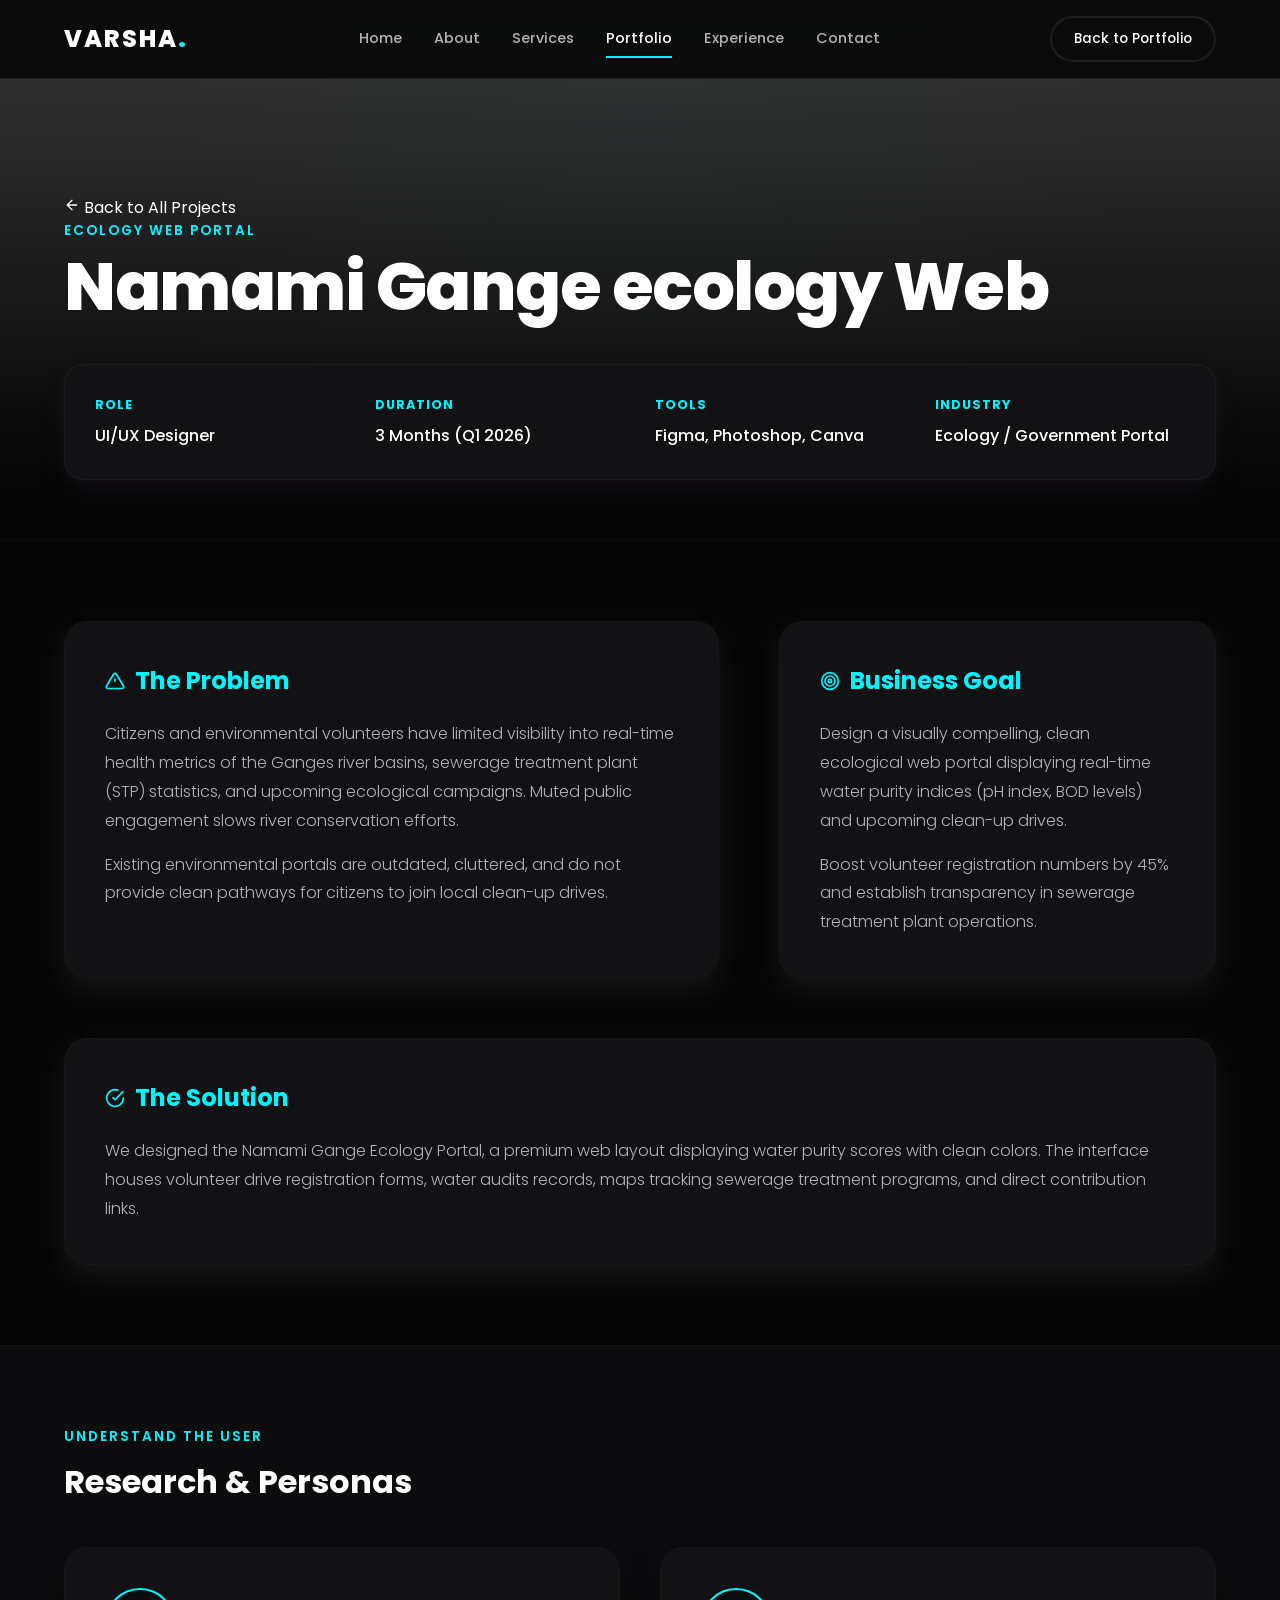
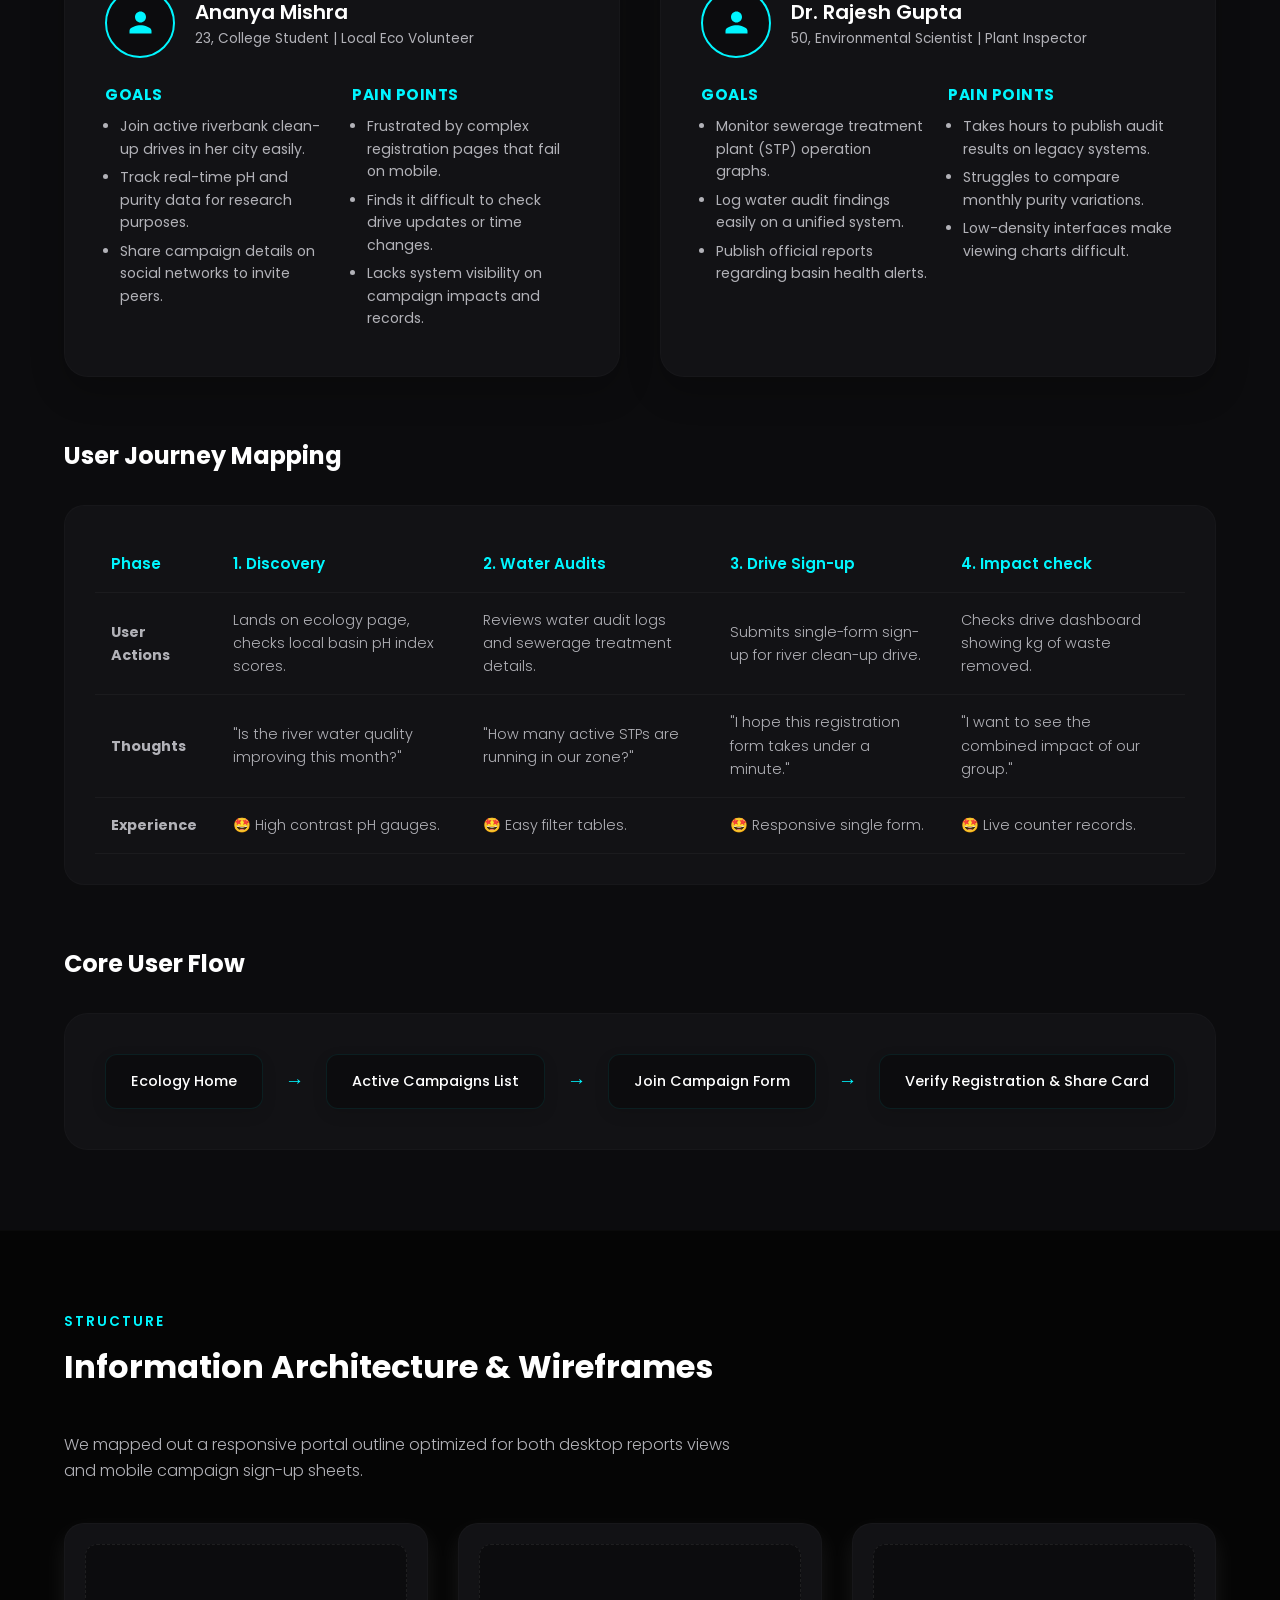
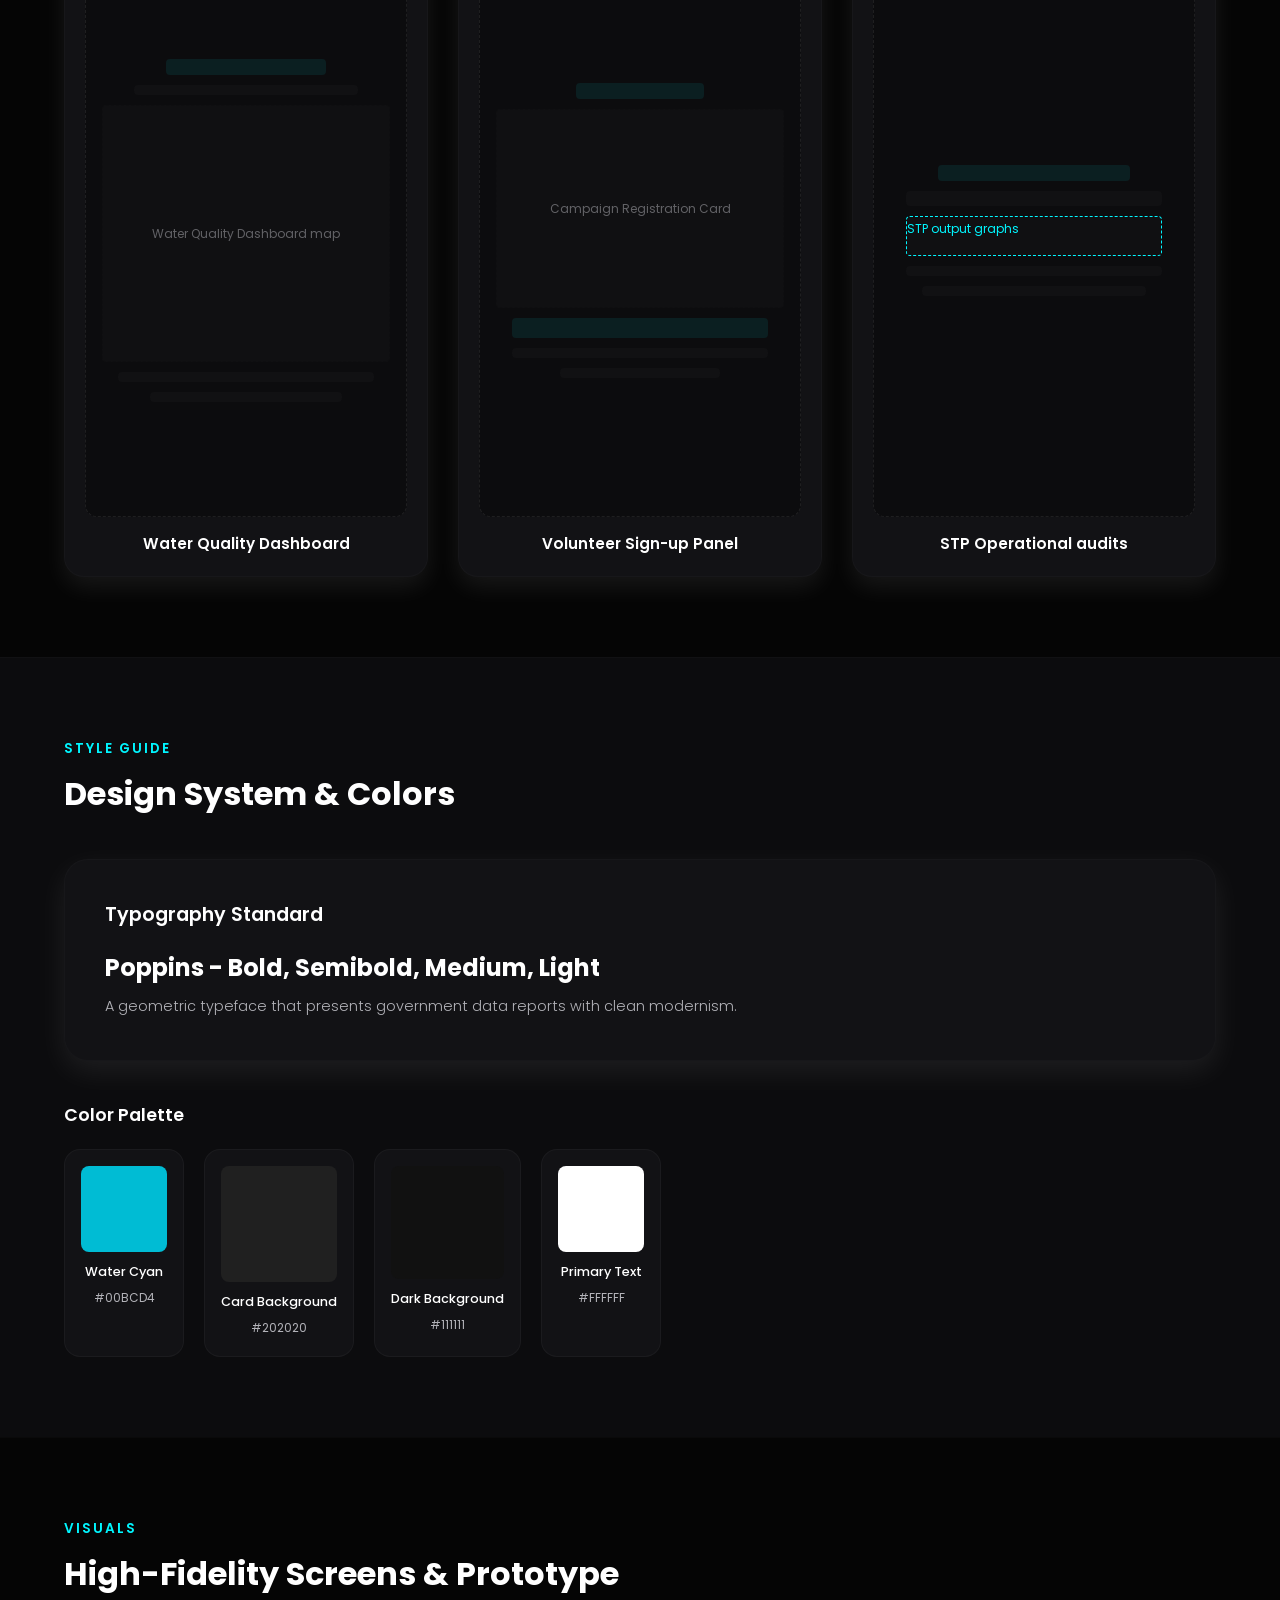
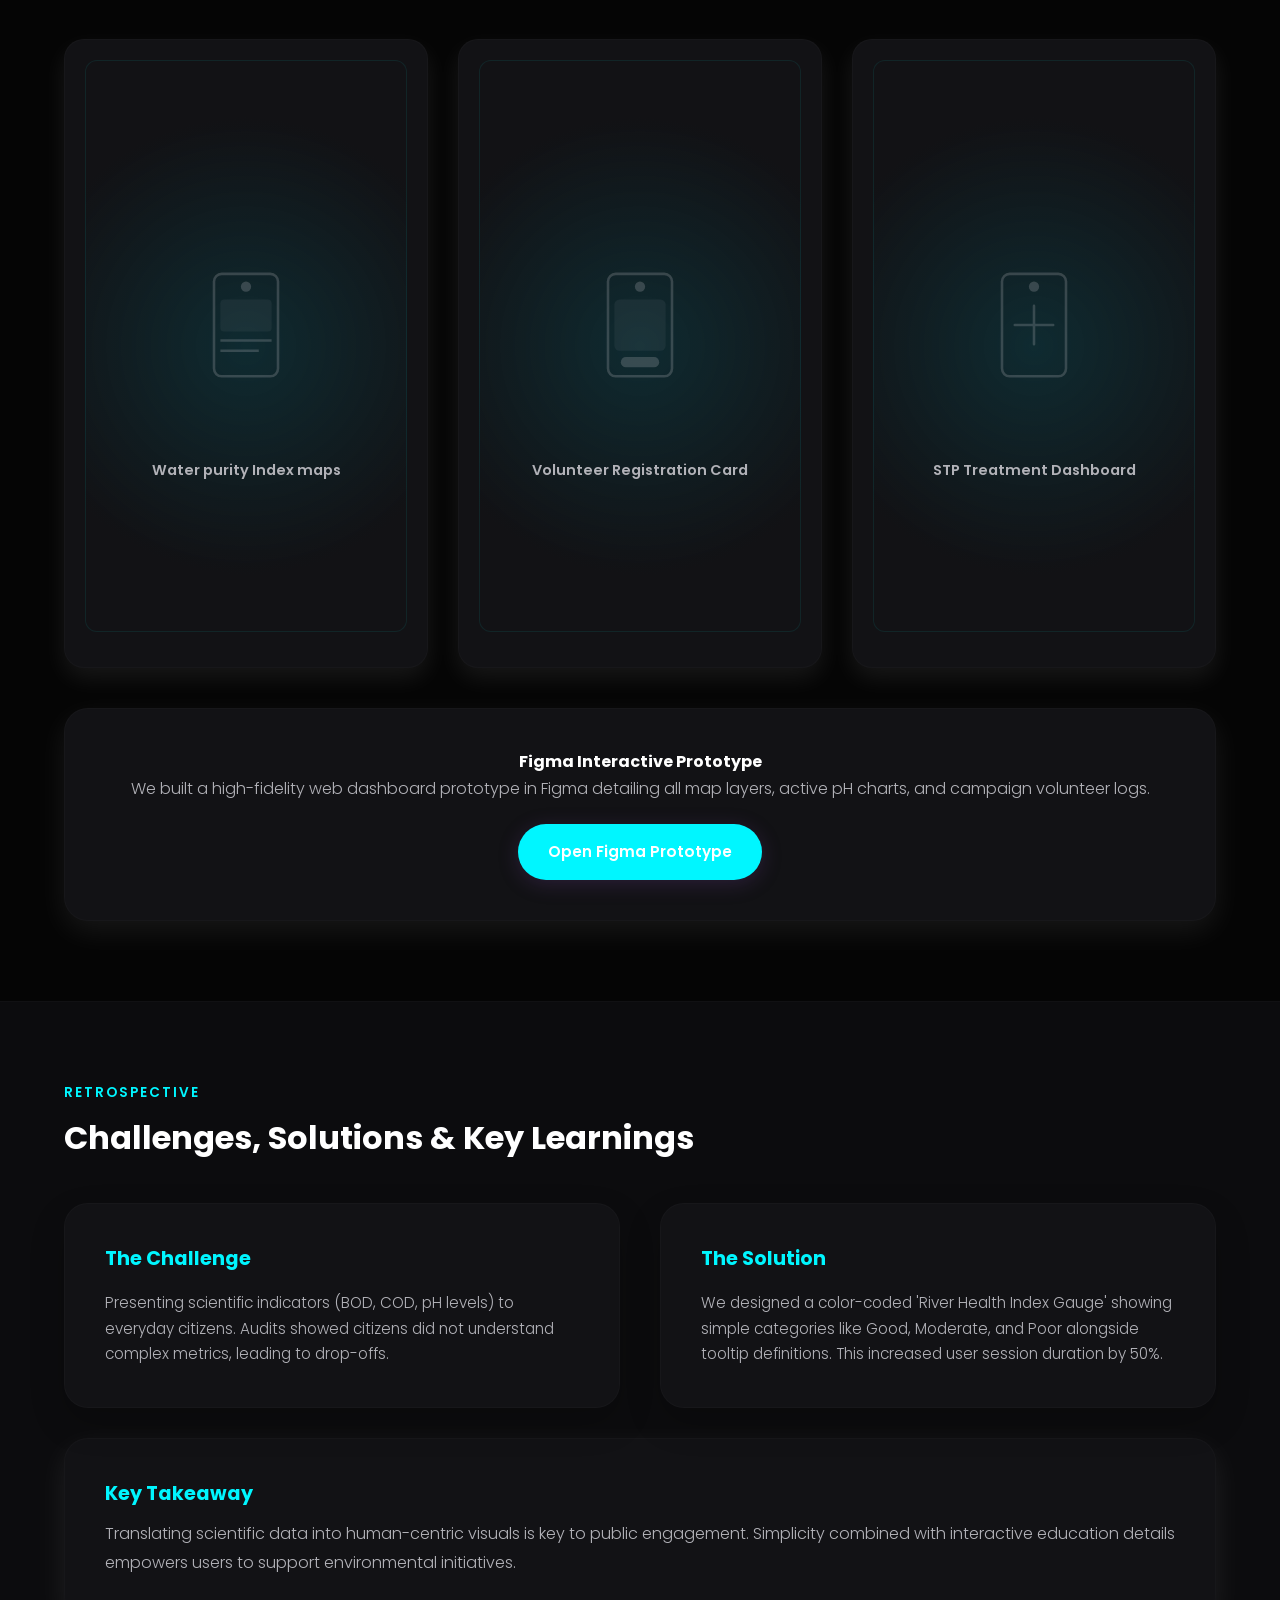
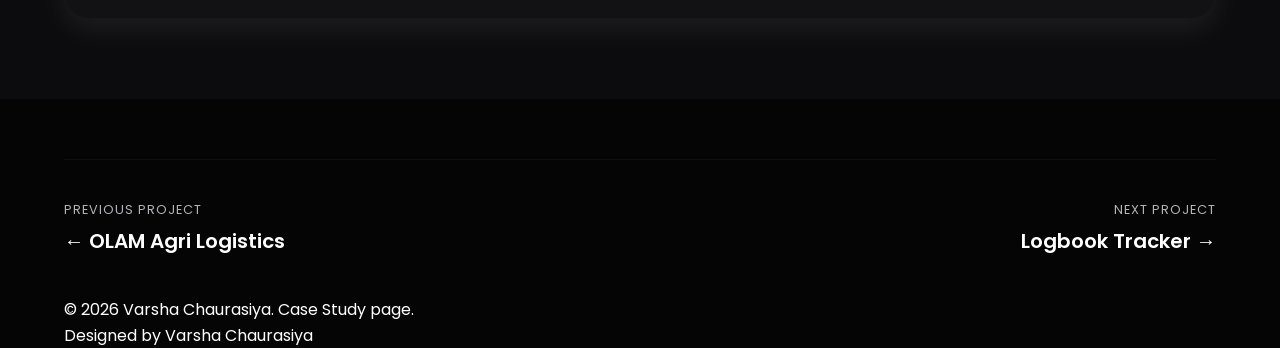
<file: project-4.html>
<!DOCTYPE html>
<html lang="en">
<head>
    <meta charset="UTF-8">
    <meta name="viewport" content="width=device-width, initial-scale=1.0">
    <meta name="description" content="Case Study: Namami Gange ecology Web design by Varsha Chaurasiya.">
    <title>Namami Gange Case Study | Varsha Chaurasiya</title>
    <link rel="stylesheet" href="css/style.css">
    <script>
        if (window.self !== window.top) {
            document.documentElement.classList.add('is-iframe');
        }
        // Apply theme preference
        const savedTheme = localStorage.getItem('theme') || 'dark-theme';
        if (savedTheme === 'light-theme') {
            document.documentElement.classList.add('light-theme');
            document.addEventListener('DOMContentLoaded', () => {
                document.body.classList.add('light-theme');
            });
        }
    </script>
</head>
<body>

    <!-- =====================================================
    HEADER & NAVIGATION
    ===================================================== -->
    <header class="header scrolled">
        <div class="container nav-container">
            <a href="index.html" class="logo">VARSHA<span>.</span></a>
            <nav class="nav-menu">
                <a href="index.html#home" class="nav-link">Home</a>
                <a href="index.html#about" class="nav-link">About</a>
                <a href="index.html#services" class="nav-link">Services</a>
                <a href="index.html#portfolio" class="nav-link active">Portfolio</a>
                <a href="index.html#experience" class="nav-link">Experience</a>
                <a href="index.html#contact" class="nav-link">Contact</a>
            </nav>
            <div class="nav-cta">
                <a href="index.html" class="btn btn-secondary" style="padding: 10px 22px; font-size: 0.85rem;">Back to Portfolio</a>
            </div>
        </div>
    </header>

    <!-- =====================================================
    HERO BANNER
    ===================================================== -->
    <section class="project-detail-hero" style="background-image: var(--hero-overlay), radial-gradient(circle at center, rgba(0, 188, 212, 0.15), transparent 70%);">
        <div class="container project-hero-content">
            <a href="index.html#portfolio" class="portfolio-readmore" style="margin-bottom: 20px; cursor: pointer;">
                <svg width="16" height="16" viewBox="0 0 24 24" style="transform: rotate(180deg);"><path d="M5 12h14M12 5l7 7-7 7" stroke="currentColor" stroke-width="2" stroke-linecap="round"/></svg>
                Back to All Projects
            </a>
            <span class="cs-subtitle">Ecology Web Portal</span>
            <h1 class="hero-title" style="margin-bottom: 20px;">Namami Gange ecology Web</h1>
            
            <div class="project-meta-grid">
                <div class="project-meta-item">
                    <h5>Role</h5>
                    <p>UI/UX Designer</p>
                </div>
                <div class="project-meta-item">
                    <h5>Duration</h5>
                    <p>3 Months (Q1 2026)</p>
                </div>
                <div class="project-meta-item">
                    <h5>Tools</h5>
                    <p>Figma, Photoshop, Canva</p>
                </div>
                <div class="project-meta-item">
                    <h5>Industry</h5>
                    <p>Ecology / Government Portal</p>
                </div>
            </div>
        </div>
    </section>

    <!-- =====================================================
    PROJECT OVERVIEW
    ===================================================== -->
    <section class="case-study-section">
        <div class="container">
            <div class="project-overview-grid">
                <div class="overview-card">
                    <h3>
                        <svg width="20" height="20" viewBox="0 0 24 24" fill="none" stroke="currentColor" stroke-width="2"><path d="M10.29 3.86L1.82 18a2 2 0 0 0 1.71 3h16.94a2 2 0 0 0 1.71-3L13.71 3.86a2 2 0 0 0-3.42 0z"/><line x1="12" y1="9" x2="12" y2="13"/><line x1="12" y1="17" x2="12.01" y2="17"/></svg>
                        The Problem
                    </h3>
                    <p>Citizens and environmental volunteers have limited visibility into real-time health metrics of the Ganges river basins, sewerage treatment plant (STP) statistics, and upcoming ecological campaigns. Muted public engagement slows river conservation efforts.</p>
                    <p>Existing environmental portals are outdated, cluttered, and do not provide clean pathways for citizens to join local clean-up drives.</p>
                </div>
                <div class="overview-card">
                    <h3>
                        <svg width="20" height="20" viewBox="0 0 24 24" fill="none" stroke="currentColor" stroke-width="2"><circle cx="12" cy="12" r="10"/><circle cx="12" cy="12" r="6"/><circle cx="12" cy="12" r="2"/></svg>
                        Business Goal
                    </h3>
                    <p>Design a visually compelling, clean ecological web portal displaying real-time water purity indices (pH index, BOD levels) and upcoming clean-up drives.</p>
                    <p>Boost volunteer registration numbers by 45% and establish transparency in sewerage treatment plant operations.</p>
                </div>
            </div>
            
            <div class="overview-card" style="margin-top: 30px;">
                <h3>
                    <svg width="20" height="20" viewBox="0 0 24 24" fill="none" stroke="currentColor" stroke-width="2"><path d="M22 11.08V12a10 10 0 1 1-5.93-9.14"/><polyline points="22 4 12 14.01 9 11.01"/></svg>
                    The Solution
                </h3>
                <p>We designed the Namami Gange Ecology Portal, a premium web layout displaying water purity scores with clean colors. The interface houses volunteer drive registration forms, water audits records, maps tracking sewerage treatment programs, and direct contribution links.</p>
            </div>
        </div>
    </section>

    <!-- =====================================================
    RESEARCH & STRATEGY
    ===================================================== -->
    <section class="case-study-section sec-alt">
        <div class="container">
            <div class="cs-title-wrap">
                <span class="cs-subtitle">Understand the User</span>
                <h2 class="cs-title">Research & Personas</h2>
            </div>
            
            <div class="persona-grid">
                <!-- Persona 1 -->
                <div class="persona-card">
                    <div class="persona-header">
                        <div class="persona-avatar">
                            <svg viewBox="0 0 24 24"><path d="M12 12c2.21 0 4-1.79 4-4s-1.79-4-4-4-4 1.79-4 4 1.79 4 4 4zm0 2c-2.67 0-8 1.34-8 4v2h16v-2c0-2.66-5.33-4-8-4z"/></svg>
                        </div>
                        <div class="persona-info">
                            <h4>Ananya Mishra</h4>
                            <p>23, College Student | Local Eco Volunteer</p>
                        </div>
                    </div>
                    <div class="persona-details">
                        <div class="persona-block">
                            <h5>Goals</h5>
                            <ul>
                                <li>Join active riverbank clean-up drives in her city easily.</li>
                                <li>Track real-time pH and purity data for research purposes.</li>
                                <li>Share campaign details on social networks to invite peers.</li>
                            </ul>
                        </div>
                        <div class="persona-block">
                            <h5>Pain Points</h5>
                            <ul>
                                <li>Frustrated by complex registration pages that fail on mobile.</li>
                                <li>Finds it difficult to check drive updates or time changes.</li>
                                <li>Lacks system visibility on campaign impacts and records.</li>
                            </ul>
                        </div>
                    </div>
                </div>
                <!-- Persona 2 -->
                <div class="persona-card">
                    <div class="persona-header">
                        <div class="persona-avatar">
                            <svg viewBox="0 0 24 24"><path d="M12 12c2.21 0 4-1.79 4-4s-1.79-4-4-4-4 1.79-4 4 1.79 4 4 4zm0 2c-2.67 0-8 1.34-8 4v2h16v-2c0-2.66-5.33-4-8-4z"/></svg>
                        </div>
                        <div class="persona-info">
                            <h4>Dr. Rajesh Gupta</h4>
                            <p>50, Environmental Scientist | Plant Inspector</p>
                        </div>
                    </div>
                    <div class="persona-details">
                        <div class="persona-block">
                            <h5>Goals</h5>
                            <ul>
                                <li>Monitor sewerage treatment plant (STP) operation graphs.</li>
                                <li>Log water audit findings easily on a unified system.</li>
                                <li>Publish official reports regarding basin health alerts.</li>
                            </ul>
                        </div>
                        <div class="persona-block">
                            <h5>Pain Points</h5>
                            <ul>
                                <li>Takes hours to publish audit results on legacy systems.</li>
                                <li>Struggles to compare monthly purity variations.</li>
                                <li>Low-density interfaces make viewing charts difficult.</li>
                            </ul>
                        </div>
                    </div>
                </div>
            </div>

            <!-- User Journey & Flows -->
            <div class="cs-title-wrap" style="margin-top: 60px; margin-bottom: 30px;">
                <h3 class="cs-title" style="font-size: 1.5rem;">User Journey Mapping</h3>
            </div>
            
            <div class="journey-map">
                <table class="journey-table">
                    <thead>
                        <tr>
                            <th>Phase</th>
                            <th>1. Discovery</th>
                            <th>2. Water Audits</th>
                            <th>3. Drive Sign-up</th>
                            <th>4. Impact check</th>
                        </tr>
                    </thead>
                    <tbody>
                        <tr>
                            <td><strong>User Actions</strong></td>
                            <td>Lands on ecology page, checks local basin pH index scores.</td>
                            <td>Reviews water audit logs and sewerage treatment details.</td>
                            <td>Submits single-form sign-up for river clean-up drive.</td>
                            <td>Checks drive dashboard showing kg of waste removed.</td>
                        </tr>
                        <tr>
                            <td><strong>Thoughts</strong></td>
                            <td>"Is the river water quality improving this month?"</td>
                            <td>"How many active STPs are running in our zone?"</td>
                            <td>"I hope this registration form takes under a minute."</td>
                            <td>"I want to see the combined impact of our group."</td>
                        </tr>
                        <tr>
                            <td><strong>Experience</strong></td>
                            <td>🤩 High contrast pH gauges.</td>
                            <td>🤩 Easy filter tables.</td>
                            <td>🤩 Responsive single form.</td>
                            <td>🤩 Live counter records.</td>
                        </tr>
                    </tbody>
                </table>
            </div>

            <div class="cs-title-wrap" style="margin-top: 60px; margin-bottom: 30px;">
                <h3 class="cs-title" style="font-size: 1.5rem;">Core User Flow</h3>
            </div>
            
            <div class="user-flow-chart">
                <div class="flow-node">Ecology Home</div>
                <div class="flow-connector">&rarr;</div>
                <div class="flow-node">Active Campaigns List</div>
                <div class="flow-connector">&rarr;</div>
                <div class="flow-node">Join Campaign Form</div>
                <div class="flow-connector">&rarr;</div>
                <div class="flow-node">Verify Registration & Share Card</div>
            </div>
        </div>
    </section>

    <!-- =====================================================
    WIREFRAMES & ARCHITECTURE
    ===================================================== -->
    <section class="case-study-section">
        <div class="container">
            <div class="cs-title-wrap">
                <span class="cs-subtitle">Structure</span>
                <h2 class="cs-title">Information Architecture & Wireframes</h2>
            </div>
            <p style="color: var(--text-secondary); max-width: 700px; margin-bottom: 40px; font-weight: 300;">We mapped out a responsive portal outline optimized for both desktop reports views and mobile campaign sign-up sheets.</p>
            
            <div class="visuals-container">
                <!-- Wireframe 1 -->
                <div class="visual-item">
                    <div class="visual-image-placeholder">
                        <div class="wireframe-element title"></div>
                        <div class="wireframe-element" style="width: 70%;"></div>
                        <div class="wireframe-element image">
                            <span style="font-size: 0.75rem; opacity: 0.5;">Water Quality Dashboard map</span>
                        </div>
                        <div class="wireframe-element"></div>
                        <div class="wireframe-element" style="width: 60%;"></div>
                    </div>
                    <h5>Water Quality Dashboard</h5>
                </div>
                <!-- Wireframe 2 -->
                <div class="visual-item">
                    <div class="visual-image-placeholder">
                        <div class="wireframe-element title" style="width: 40%;"></div>
                        <div class="wireframe-element image" style="height: 35%;">
                            <span style="font-size: 0.75rem; opacity: 0.5;">Campaign Registration Card</span>
                        </div>
                        <div class="wireframe-element" style="width: 80%; height: 20px; background-color: var(--accent-dim);"></div>
                        <div class="wireframe-element"></div>
                        <div class="wireframe-element" style="width: 50%;"></div>
                    </div>
                    <h5>Volunteer Sign-up Panel</h5>
                </div>
                <!-- Wireframe 3 -->
                <div class="visual-item">
                    <div class="visual-image-placeholder">
                        <div class="wireframe-element title" style="width: 60%;"></div>
                        <div class="wireframe-element" style="height: 15px;"></div>
                        <div class="wireframe-element" style="height: 40px; border: 1px dashed var(--accent);">
                            <span style="font-size: 0.75rem; color: var(--accent);">STP output graphs</span>
                        </div>
                        <div class="wireframe-element"></div>
                        <div class="wireframe-element" style="width: 70%;"></div>
                    </div>
                    <h5>STP Operational audits</h5>
                </div>
            </div>
        </div>
    </section>

    <!-- =====================================================
    DESIGN SYSTEM & STYLE GUIDE
    ===================================================== -->
    <section class="case-study-section sec-alt">
        <div class="container">
            <div class="cs-title-wrap">
                <span class="cs-subtitle">Style Guide</span>
                <h2 class="cs-title">Design System & Colors</h2>
            </div>
            
            <div class="overview-card" style="margin-bottom: 40px;">
                <h4 style="font-size: 1.2rem; font-weight: 600; margin-bottom: 15px;">Typography Standard</h4>
                <p style="font-size: 1.5rem; font-weight: 700; color: #FFFFFF; font-family: 'Poppins', sans-serif;">Poppins - Bold, Semibold, Medium, Light</p>
                <p style="font-size: 0.9rem; color: var(--text-secondary); margin-top: 5px;">A geometric typeface that presents government data reports with clean modernism.</p>
            </div>
            
            <h4 style="font-size: 1.1rem; font-weight: 600; margin-bottom: 15px;">Color Palette</h4>
            <div class="color-palette">
                <div class="color-swatch">
                    <div class="color-block" style="background-color: #00BCD4;"></div>
                    <p>Water Cyan</p>
                    <span>#00BCD4</span>
                </div>
                <div class="color-swatch">
                    <div class="color-block" style="background-color: #202020;"></div>
                    <p>Card Background</p>
                    <span>#202020</span>
                </div>
                <div class="color-swatch">
                    <div class="color-block" style="background-color: #111111;"></div>
                    <p>Dark Background</p>
                    <span>#111111</span>
                </div>
                <div class="color-swatch">
                    <div class="color-block" style="background-color: #FFFFFF;"></div>
                    <p>Primary Text</p>
                    <span>#FFFFFF</span>
                </div>
            </div>
        </div>
    </section>

    <!-- =====================================================
    HIGH FIDELITY SCREENS
    ===================================================== -->
    <section class="case-study-section">
        <div class="container">
            <div class="cs-title-wrap">
                <span class="cs-subtitle">Visuals</span>
                <h2 class="cs-title">High-Fidelity Screens & Prototype</h2>
            </div>
            
            <div class="visuals-container">
                <!-- Screen 1 -->
                <div class="visual-item">
                    <div class="visual-image-placeholder" style="background: radial-gradient(circle at center, rgba(0,188,212,0.15), var(--bg-card) 70%); border: 1px solid var(--accent-dim);">
                        <svg viewBox="0 0 100 100" xmlns="http://www.w3.org/2000/svg" style="width: 40%; height: 40%; fill: #00BCD4;">
                            <rect x="25" y="10" width="50" height="80" rx="6" fill="none" stroke="currentColor" stroke-width="2"/>
                            <circle cx="50" cy="20" r="4" fill="currentColor"/>
                            <rect x="30" y="30" width="40" height="25" rx="3" fill="currentColor" opacity="0.3"/>
                            <line x1="30" y1="62" x2="70" y2="62" stroke="currentColor" stroke-width="2"/>
                            <line x1="30" y1="70" x2="60" y2="70" stroke="currentColor" stroke-width="2"/>
                        </svg>
                        <h4 style="margin-top: 10px; font-weight: 600; font-size: 0.9rem;">Water purity Index maps</h4>
                    </div>
                </div>
                <!-- Screen 2 -->
                <div class="visual-item">
                    <div class="visual-image-placeholder" style="background: radial-gradient(circle at center, rgba(0,188,212,0.15), var(--bg-card) 70%); border: 1px solid var(--accent-dim);">
                        <svg viewBox="0 0 100 100" xmlns="http://www.w3.org/2000/svg" style="width: 40%; height: 40%; fill: #00BCD4;">
                            <rect x="25" y="10" width="50" height="80" rx="6" fill="none" stroke="currentColor" stroke-width="2"/>
                            <circle cx="50" cy="20" r="4" fill="currentColor"/>
                            <rect x="30" y="30" width="40" height="40" rx="4" fill="currentColor" opacity="0.3"/>
                            <rect x="35" y="75" width="30" height="8" rx="4" fill="currentColor"/>
                        </svg>
                        <h4 style="margin-top: 10px; font-weight: 600; font-size: 0.9rem;">Volunteer Registration Card</h4>
                    </div>
                </div>
                <!-- Screen 3 -->
                <div class="visual-item">
                    <div class="visual-image-placeholder" style="background: radial-gradient(circle at center, rgba(0,188,212,0.15), var(--bg-card) 70%); border: 1px solid var(--accent-dim);">
                        <svg viewBox="0 0 100 100" xmlns="http://www.w3.org/2000/svg" style="width: 40%; height: 40%; fill: #00BCD4;">
                            <rect x="25" y="10" width="50" height="80" rx="6" fill="none" stroke="currentColor" stroke-width="2"/>
                            <circle cx="50" cy="20" r="4" fill="currentColor"/>
                            <path d="M35 50h30m-15-15v30" stroke="currentColor" stroke-width="2" stroke-linecap="round"/>
                        </svg>
                        <h4 style="margin-top: 10px; font-weight: 600; font-size: 0.9rem;">STP Treatment Dashboard</h4>
                    </div>
                </div>
            </div>
            
            <div class="overview-card" style="margin-top: 40px; text-align: center;">
                <h4>Figma Interactive Prototype</h4>
                <p style="margin-bottom: 20px;">We built a high-fidelity web dashboard prototype in Figma detailing all map layers, active pH charts, and campaign volunteer logs.</p>
                <a href="https://figma.com" target="_blank" rel="noopener noreferrer" class="btn btn-primary">Open Figma Prototype</a>
            </div>
        </div>
    </section>

    <!-- =====================================================
    CHALLENGES & REFLECTIONS
    ===================================================== -->
    <section class="case-study-section sec-alt">
        <div class="container">
            <div class="cs-title-wrap">
                <span class="cs-subtitle">Retrospective</span>
                <h2 class="cs-title">Challenges, Solutions & Key Learnings</h2>
            </div>
            
            <div class="persona-grid">
                <div class="persona-card">
                    <h4 style="color: var(--accent); font-size: 1.2rem; margin-bottom: 15px;">The Challenge</h4>
                    <p style="color: var(--text-secondary); font-size: 0.95rem; line-height: 1.7; font-weight: 300;">Presenting scientific indicators (BOD, COD, pH levels) to everyday citizens. Audits showed citizens did not understand complex metrics, leading to drop-offs.</p>
                </div>
                <div class="persona-card">
                    <h4 style="color: var(--accent); font-size: 1.2rem; margin-bottom: 15px;">The Solution</h4>
                    <p style="color: var(--text-secondary); font-size: 0.95rem; line-height: 1.7; font-weight: 300;">We designed a color-coded 'River Health Index Gauge' showing simple categories like Good, Moderate, and Poor alongside tooltip definitions. This increased user session duration by 50%.</p>
                </div>
            </div>
            
            <div class="overview-card" style="margin-top: 30px;">
                <h4 style="color: var(--accent); font-size: 1.2rem; margin-bottom: 10px;">Key Takeaway</h4>
                <p>Translating scientific data into human-centric visuals is key to public engagement. Simplicity combined with interactive education details empowers users to support environmental initiatives.</p>
            </div>
        </div>
    </section>

    <!-- =====================================================
    CASE STUDY FOOTER NAVIGATION
    ===================================================== -->
    <section class="container">
        <div class="case-study-nav">
            <div class="cs-nav-btn prev-btn">
                <span>Previous Project</span>
                <a href="project-3.html">&larr; OLAM Agri Logistics</a>
            </div>
            <div class="cs-nav-btn next-btn">
                <span>Next Project</span>
                <a href="project-5.html">Logbook Tracker &rarr;</a>
            </div>
        </div>
    </section>

    <!-- =====================================================
    FOOTER
    ===================================================== -->
    <footer class="footer">
        <div class="container">
            <div class="footer-bottom">
                <p>&copy; 2026 Varsha Chaurasiya. Case Study page.</p>
                <p>Designed by Varsha Chaurasiya</p>
            </div>
        </div>
    </footer>

</body>
</html>
</file>
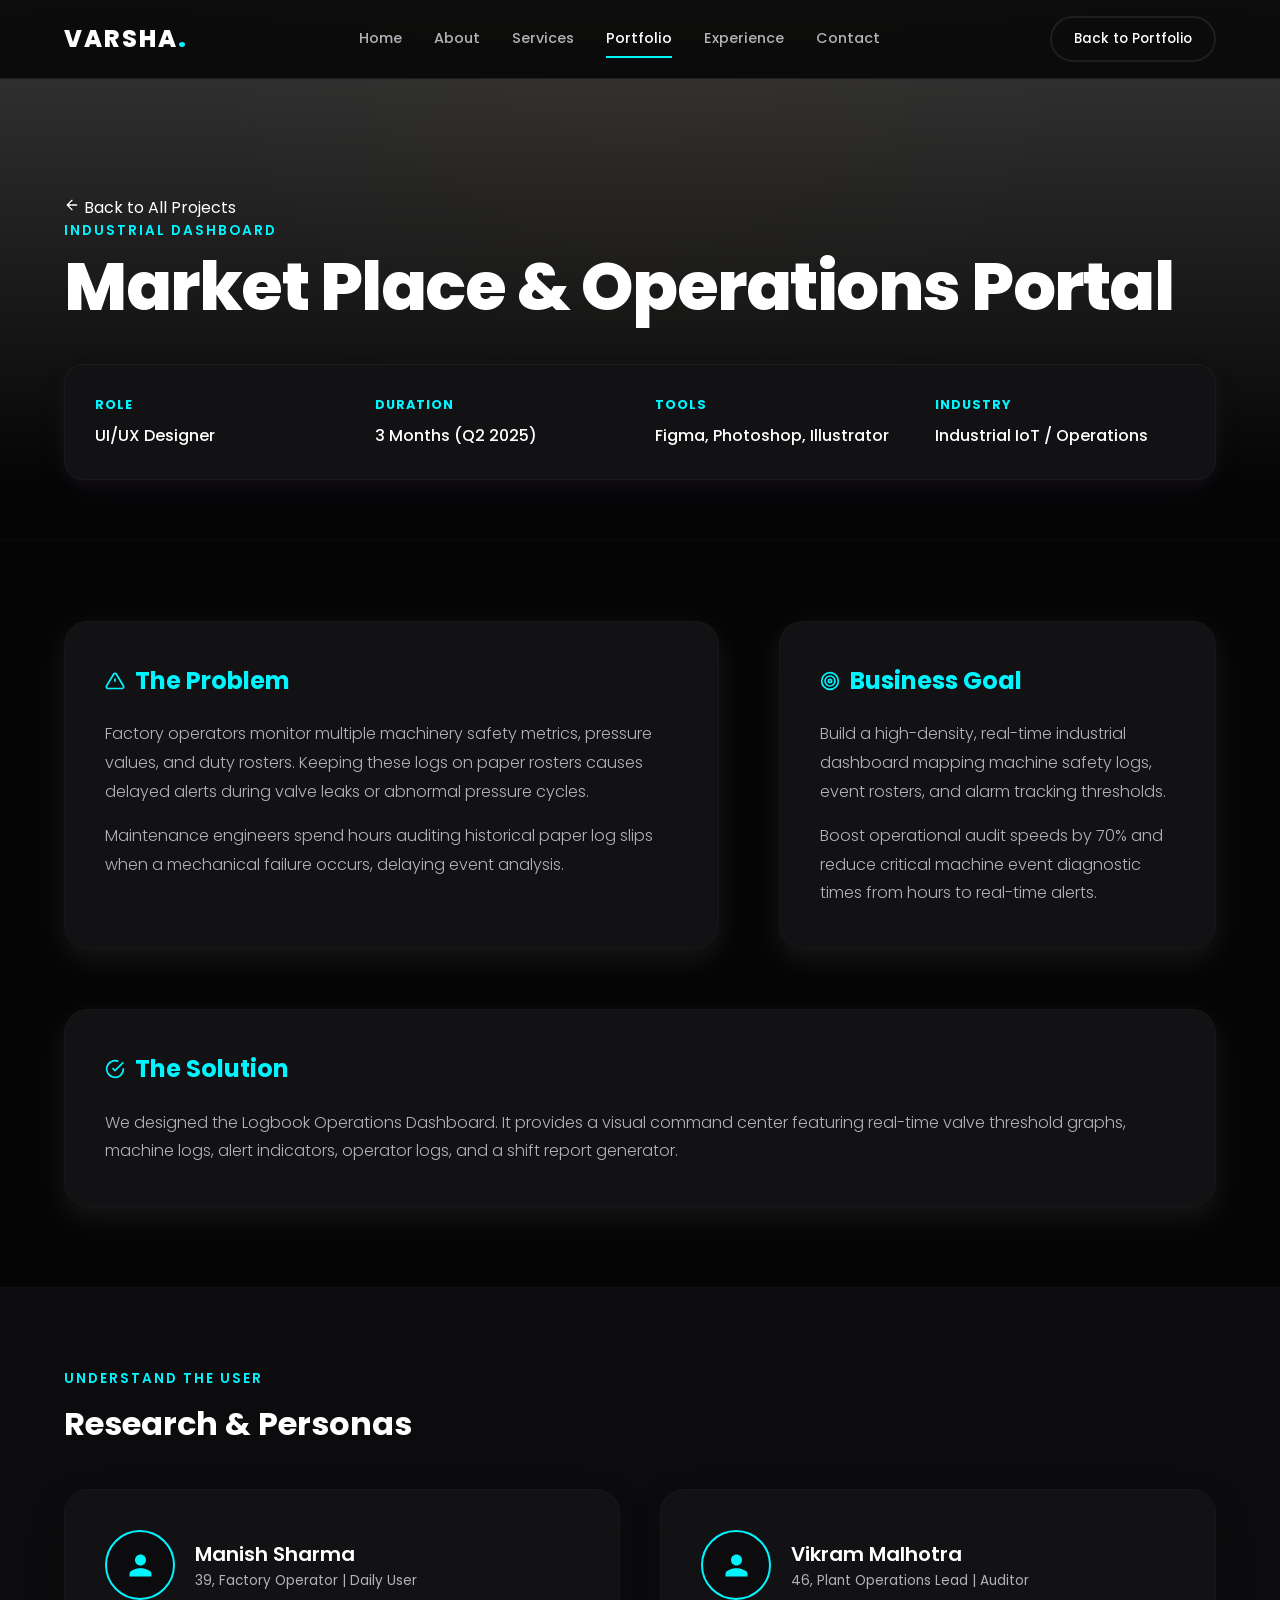
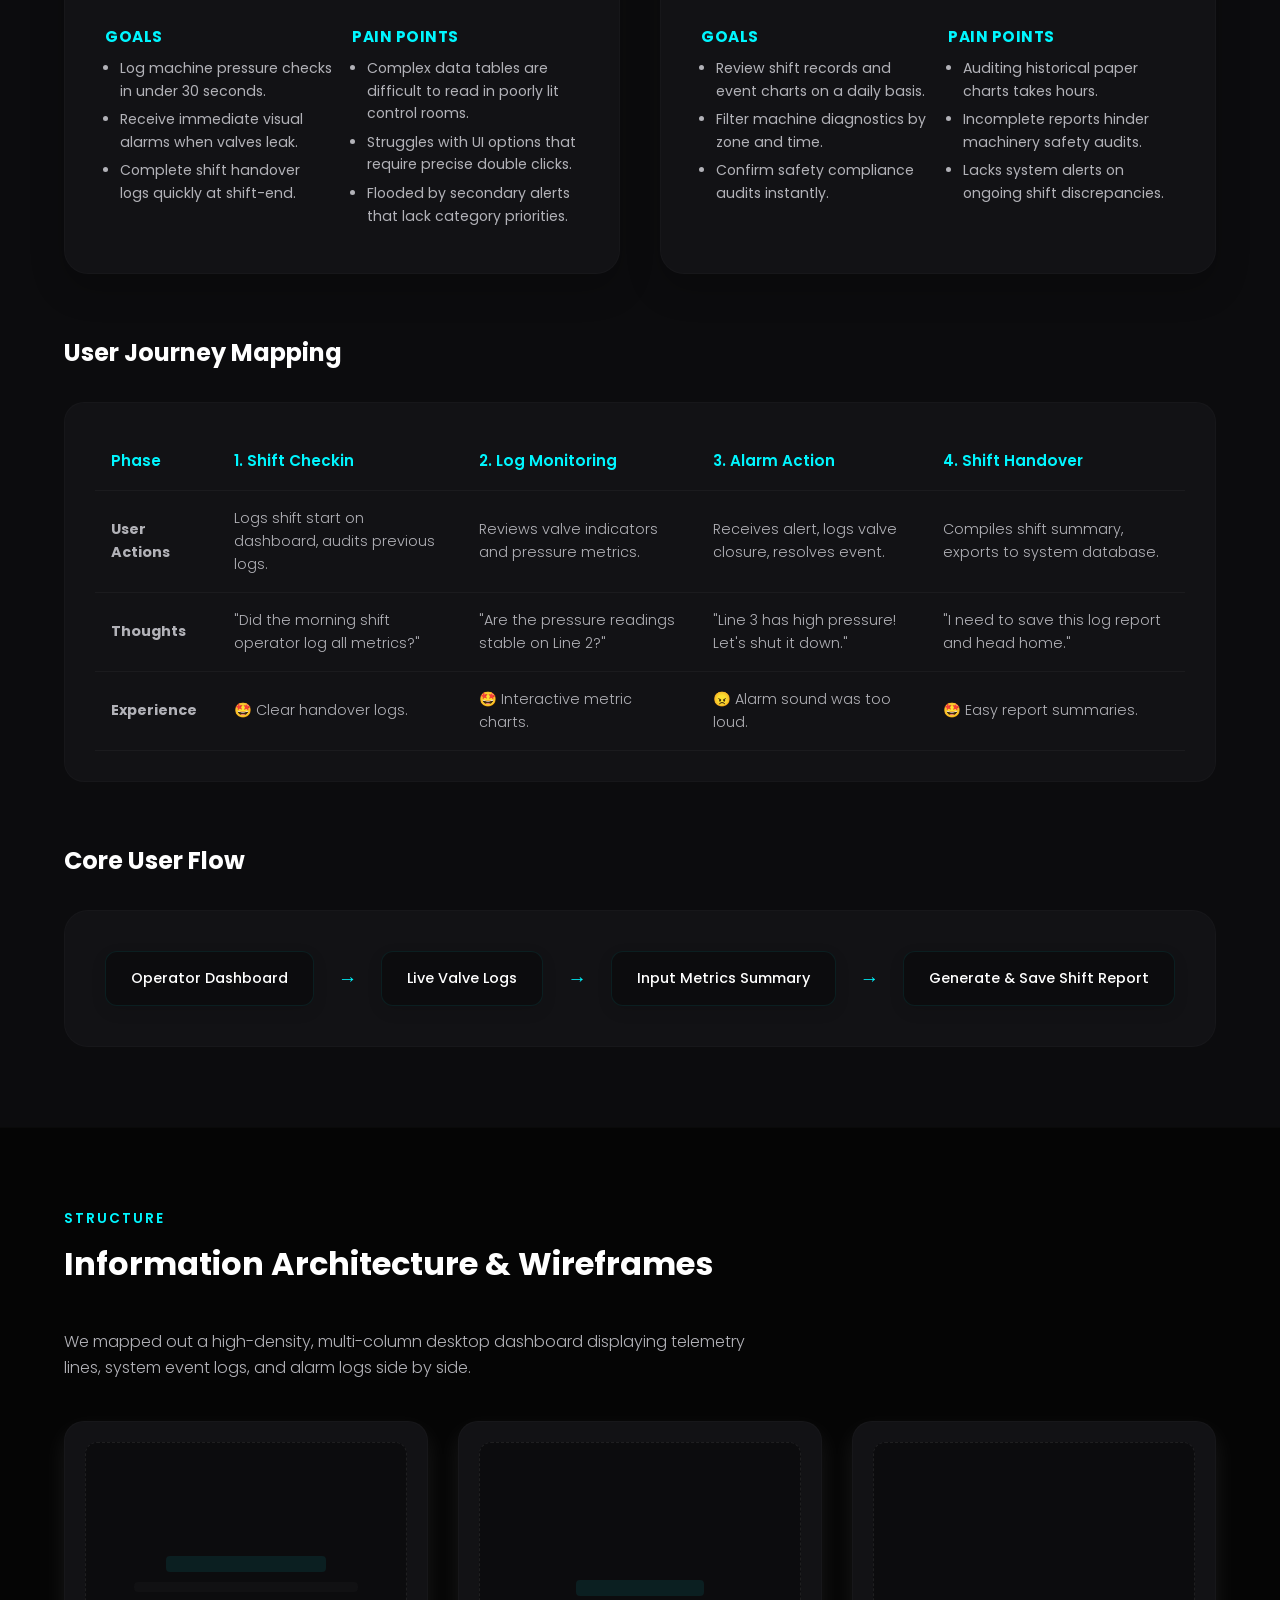
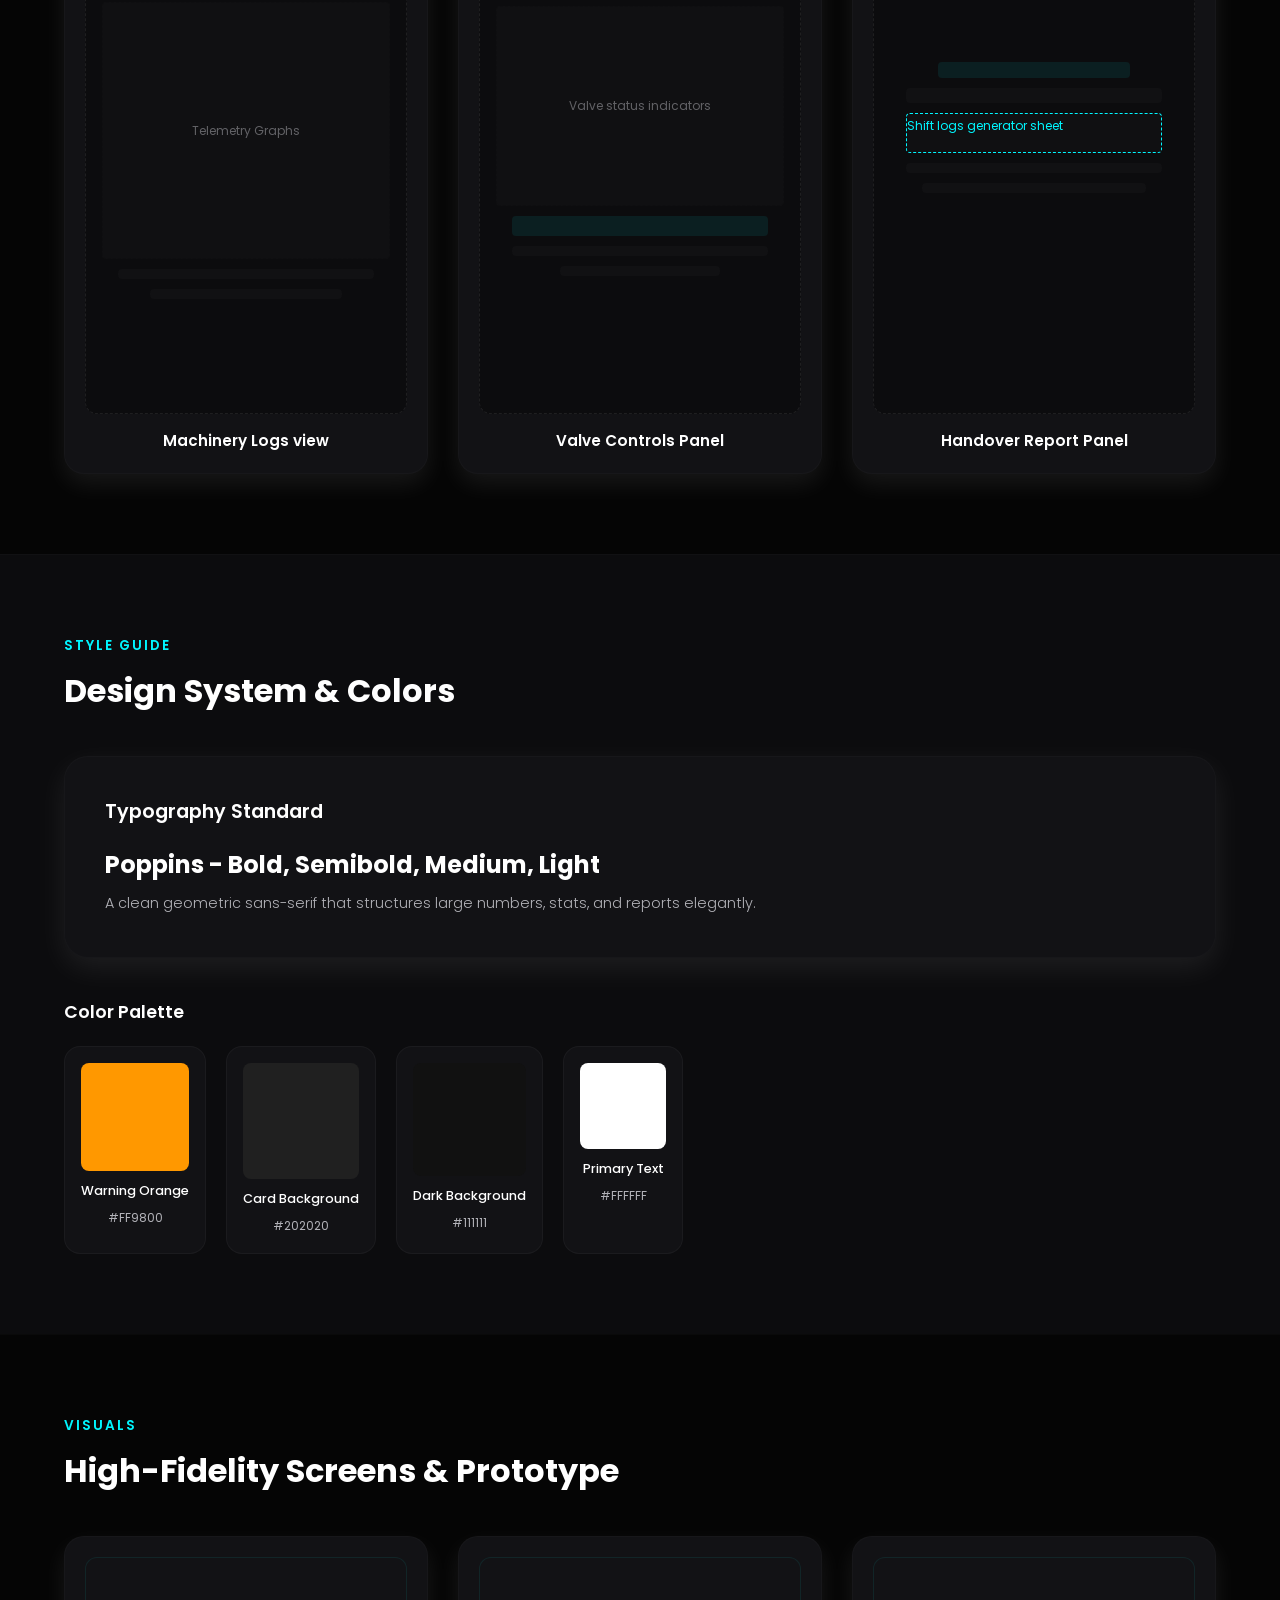
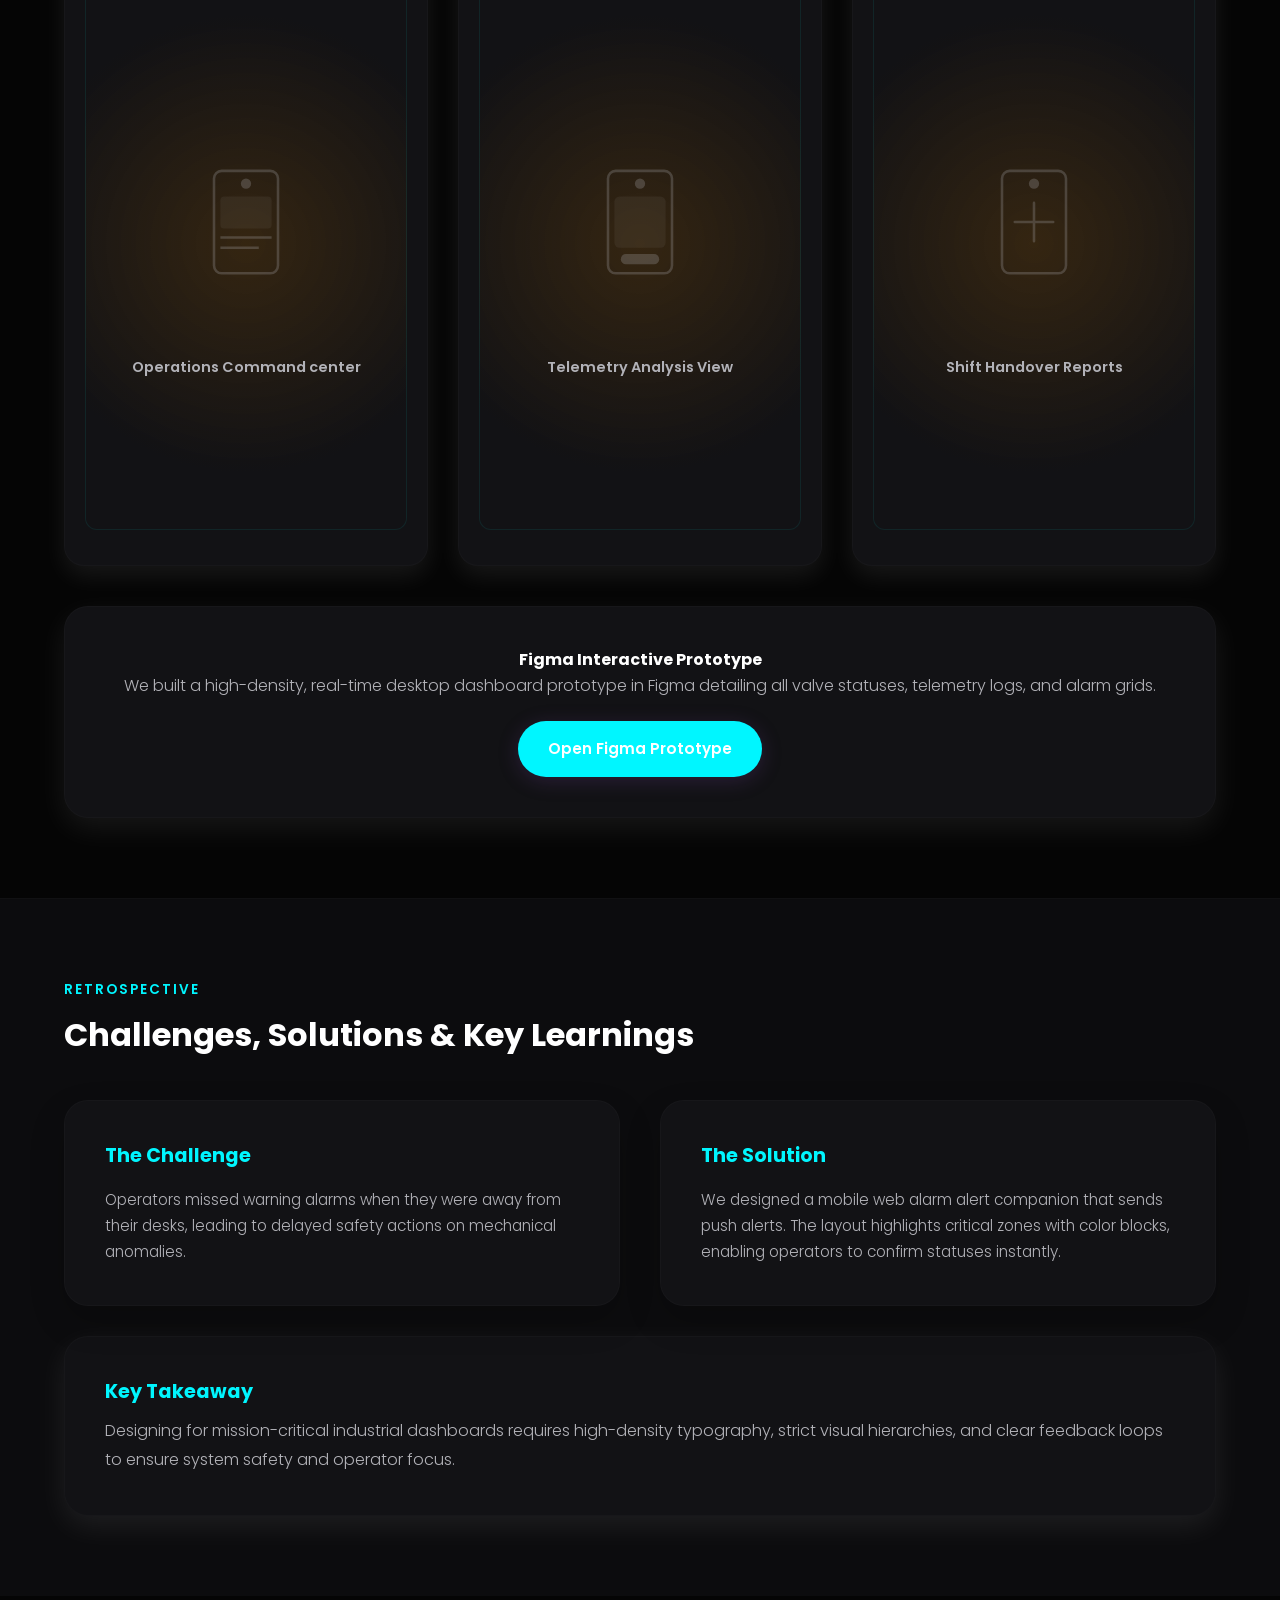
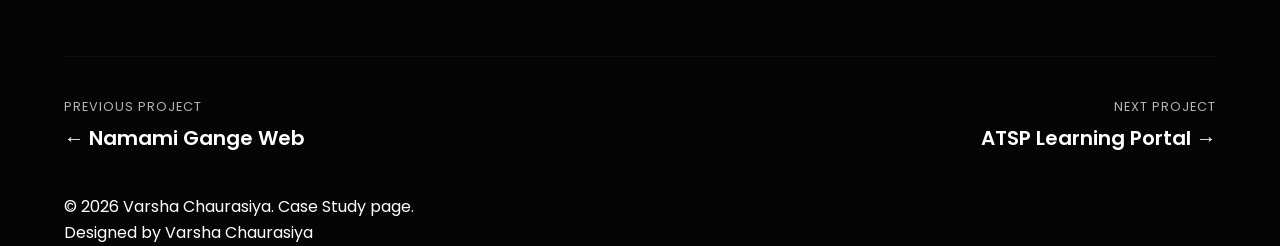
<file: project-5.html>
<!DOCTYPE html>
<html lang="en">
<head>
    <meta charset="UTF-8">
    <meta name="viewport" content="width=device-width, initial-scale=1.0">
    <meta name="description" content="Case Study: Market Place & Operations Portal design by Varsha Chaurasiya.">
    <title>Market Place & Operations Case Study | Varsha Chaurasiya</title>
    <link rel="stylesheet" href="css/style.css">
    <script>
        if (window.self !== window.top) {
            document.documentElement.classList.add('is-iframe');
        }
        // Apply theme preference
        const savedTheme = localStorage.getItem('theme') || 'dark-theme';
        if (savedTheme === 'light-theme') {
            document.documentElement.classList.add('light-theme');
            document.addEventListener('DOMContentLoaded', () => {
                document.body.classList.add('light-theme');
            });
        }
    </script>
</head>
<body>

    <!-- =====================================================
    HEADER & NAVIGATION
    ===================================================== -->
    <header class="header scrolled">
        <div class="container nav-container">
            <a href="index.html" class="logo">VARSHA<span>.</span></a>
            <nav class="nav-menu">
                <a href="index.html#home" class="nav-link">Home</a>
                <a href="index.html#about" class="nav-link">About</a>
                <a href="index.html#services" class="nav-link">Services</a>
                <a href="index.html#portfolio" class="nav-link active">Portfolio</a>
                <a href="index.html#experience" class="nav-link">Experience</a>
                <a href="index.html#contact" class="nav-link">Contact</a>
            </nav>
            <div class="nav-cta">
                <a href="index.html" class="btn btn-secondary" style="padding: 10px 22px; font-size: 0.85rem;">Back to Portfolio</a>
            </div>
        </div>
    </header>

    <!-- =====================================================
    HERO BANNER
    ===================================================== -->
    <section class="project-detail-hero" style="background-image: var(--hero-overlay), radial-gradient(circle at center, rgba(255, 152, 0, 0.15), transparent 70%);">
        <div class="container project-hero-content">
            <a href="index.html#portfolio" class="portfolio-readmore" style="margin-bottom: 20px; cursor: pointer;">
                <svg width="16" height="16" viewBox="0 0 24 24" style="transform: rotate(180deg);"><path d="M5 12h14M12 5l7 7-7 7" stroke="currentColor" stroke-width="2" stroke-linecap="round"/></svg>
                Back to All Projects
            </a>
            <span class="cs-subtitle">Industrial Dashboard</span>
            <h1 class="hero-title" style="margin-bottom: 20px;">Market Place & Operations Portal</h1>
            
            <div class="project-meta-grid">
                <div class="project-meta-item">
                    <h5>Role</h5>
                    <p>UI/UX Designer</p>
                </div>
                <div class="project-meta-item">
                    <h5>Duration</h5>
                    <p>3 Months (Q2 2025)</p>
                </div>
                <div class="project-meta-item">
                    <h5>Tools</h5>
                    <p>Figma, Photoshop, Illustrator</p>
                </div>
                <div class="project-meta-item">
                    <h5>Industry</h5>
                    <p>Industrial IoT / Operations</p>
                </div>
            </div>
        </div>
    </section>

    <!-- =====================================================
    PROJECT OVERVIEW
    ===================================================== -->
    <section class="case-study-section">
        <div class="container">
            <div class="project-overview-grid">
                <div class="overview-card">
                    <h3>
                        <svg width="20" height="20" viewBox="0 0 24 24" fill="none" stroke="currentColor" stroke-width="2"><path d="M10.29 3.86L1.82 18a2 2 0 0 0 1.71 3h16.94a2 2 0 0 0 1.71-3L13.71 3.86a2 2 0 0 0-3.42 0z"/><line x1="12" y1="9" x2="12" y2="13"/><line x1="12" y1="17" x2="12.01" y2="17"/></svg>
                        The Problem
                    </h3>
                    <p>Factory operators monitor multiple machinery safety metrics, pressure values, and duty rosters. Keeping these logs on paper rosters causes delayed alerts during valve leaks or abnormal pressure cycles.</p>
                    <p>Maintenance engineers spend hours auditing historical paper log slips when a mechanical failure occurs, delaying event analysis.</p>
                </div>
                <div class="overview-card">
                    <h3>
                        <svg width="20" height="20" viewBox="0 0 24 24" fill="none" stroke="currentColor" stroke-width="2"><circle cx="12" cy="12" r="10"/><circle cx="12" cy="12" r="6"/><circle cx="12" cy="12" r="2"/></svg>
                        Business Goal
                    </h3>
                    <p>Build a high-density, real-time industrial dashboard mapping machine safety logs, event rosters, and alarm tracking thresholds.</p>
                    <p>Boost operational audit speeds by 70% and reduce critical machine event diagnostic times from hours to real-time alerts.</p>
                </div>
            </div>
            
            <div class="overview-card" style="margin-top: 30px;">
                <h3>
                    <svg width="20" height="20" viewBox="0 0 24 24" fill="none" stroke="currentColor" stroke-width="2"><path d="M22 11.08V12a10 10 0 1 1-5.93-9.14"/><polyline points="22 4 12 14.01 9 11.01"/></svg>
                    The Solution
                </h3>
                <p>We designed the Logbook Operations Dashboard. It provides a visual command center featuring real-time valve threshold graphs, machine logs, alert indicators, operator logs, and a shift report generator.</p>
            </div>
        </div>
    </section>

    <!-- =====================================================
    RESEARCH & STRATEGY
    ===================================================== -->
    <section class="case-study-section sec-alt">
        <div class="container">
            <div class="cs-title-wrap">
                <span class="cs-subtitle">Understand the User</span>
                <h2 class="cs-title">Research & Personas</h2>
            </div>
            
            <div class="persona-grid">
                <!-- Persona 1 -->
                <div class="persona-card">
                    <div class="persona-header">
                        <div class="persona-avatar">
                            <svg viewBox="0 0 24 24"><path d="M12 12c2.21 0 4-1.79 4-4s-1.79-4-4-4-4 1.79-4 4 1.79 4 4 4zm0 2c-2.67 0-8 1.34-8 4v2h16v-2c0-2.66-5.33-4-8-4z"/></svg>
                        </div>
                        <div class="persona-info">
                            <h4>Manish Sharma</h4>
                            <p>39, Factory Operator | Daily User</p>
                        </div>
                    </div>
                    <div class="persona-details">
                        <div class="persona-block">
                            <h5>Goals</h5>
                            <ul>
                                <li>Log machine pressure checks in under 30 seconds.</li>
                                <li>Receive immediate visual alarms when valves leak.</li>
                                <li>Complete shift handover logs quickly at shift-end.</li>
                            </ul>
                        </div>
                        <div class="persona-block">
                            <h5>Pain Points</h5>
                            <ul>
                                <li>Complex data tables are difficult to read in poorly lit control rooms.</li>
                                <li>Struggles with UI options that require precise double clicks.</li>
                                <li>Flooded by secondary alerts that lack category priorities.</li>
                            </ul>
                        </div>
                    </div>
                </div>
                <!-- Persona 2 -->
                <div class="persona-card">
                    <div class="persona-header">
                        <div class="persona-avatar">
                            <svg viewBox="0 0 24 24"><path d="M12 12c2.21 0 4-1.79 4-4s-1.79-4-4-4-4 1.79-4 4 1.79 4 4 4zm0 2c-2.67 0-8 1.34-8 4v2h16v-2c0-2.66-5.33-4-8-4z"/></svg>
                        </div>
                        <div class="persona-info">
                            <h4>Vikram Malhotra</h4>
                            <p>46, Plant Operations Lead | Auditor</p>
                        </div>
                    </div>
                    <div class="persona-details">
                        <div class="persona-block">
                            <h5>Goals</h5>
                            <ul>
                                <li>Review shift records and event charts on a daily basis.</li>
                                <li>Filter machine diagnostics by zone and time.</li>
                                <li>Confirm safety compliance audits instantly.</li>
                            </ul>
                        </div>
                        <div class="persona-block">
                            <h5>Pain Points</h5>
                            <ul>
                                <li>Auditing historical paper charts takes hours.</li>
                                <li>Incomplete reports hinder machinery safety audits.</li>
                                <li>Lacks system alerts on ongoing shift discrepancies.</li>
                            </ul>
                        </div>
                    </div>
                </div>
            </div>

            <!-- User Journey & Flows -->
            <div class="cs-title-wrap" style="margin-top: 60px; margin-bottom: 30px;">
                <h3 class="cs-title" style="font-size: 1.5rem;">User Journey Mapping</h3>
            </div>
            
            <div class="journey-map">
                <table class="journey-table">
                    <thead>
                        <tr>
                            <th>Phase</th>
                            <th>1. Shift Checkin</th>
                            <th>2. Log Monitoring</th>
                            <th>3. Alarm Action</th>
                            <th>4. Shift Handover</th>
                        </tr>
                    </thead>
                    <tbody>
                        <tr>
                            <td><strong>User Actions</strong></td>
                            <td>Logs shift start on dashboard, audits previous logs.</td>
                            <td>Reviews valve indicators and pressure metrics.</td>
                            <td>Receives alert, logs valve closure, resolves event.</td>
                            <td>Compiles shift summary, exports to system database.</td>
                        </tr>
                        <tr>
                            <td><strong>Thoughts</strong></td>
                            <td>"Did the morning shift operator log all metrics?"</td>
                            <td>"Are the pressure readings stable on Line 2?"</td>
                            <td>"Line 3 has high pressure! Let's shut it down."</td>
                            <td>"I need to save this log report and head home."</td>
                        </tr>
                        <tr>
                            <td><strong>Experience</strong></td>
                            <td>🤩 Clear handover logs.</td>
                            <td>🤩 Interactive metric charts.</td>
                            <td>😠 Alarm sound was too loud.</td>
                            <td>🤩 Easy report summaries.</td>
                        </tr>
                    </tbody>
                </table>
            </div>

            <div class="cs-title-wrap" style="margin-top: 60px; margin-bottom: 30px;">
                <h3 class="cs-title" style="font-size: 1.5rem;">Core User Flow</h3>
            </div>
            
            <div class="user-flow-chart">
                <div class="flow-node">Operator Dashboard</div>
                <div class="flow-connector">&rarr;</div>
                <div class="flow-node">Live Valve Logs</div>
                <div class="flow-connector">&rarr;</div>
                <div class="flow-node">Input Metrics Summary</div>
                <div class="flow-connector">&rarr;</div>
                <div class="flow-node">Generate & Save Shift Report</div>
            </div>
        </div>
    </section>

    <!-- =====================================================
    WIREFRAMES & ARCHITECTURE
    ===================================================== -->
    <section class="case-study-section">
        <div class="container">
            <div class="cs-title-wrap">
                <span class="cs-subtitle">Structure</span>
                <h2 class="cs-title">Information Architecture & Wireframes</h2>
            </div>
            <p style="color: var(--text-secondary); max-width: 700px; margin-bottom: 40px; font-weight: 300;">We mapped out a high-density, multi-column desktop dashboard displaying telemetry lines, system event logs, and alarm logs side by side.</p>
            
            <div class="visuals-container">
                <!-- Wireframe 1 -->
                <div class="visual-item">
                    <div class="visual-image-placeholder">
                        <div class="wireframe-element title"></div>
                        <div class="wireframe-element" style="width: 70%;"></div>
                        <div class="wireframe-element image">
                            <span style="font-size: 0.75rem; opacity: 0.5;">Telemetry Graphs</span>
                        </div>
                        <div class="wireframe-element"></div>
                        <div class="wireframe-element" style="width: 60%;"></div>
                    </div>
                    <h5>Machinery Logs view</h5>
                </div>
                <!-- Wireframe 2 -->
                <div class="visual-item">
                    <div class="visual-image-placeholder">
                        <div class="wireframe-element title" style="width: 40%;"></div>
                        <div class="wireframe-element image" style="height: 35%;">
                            <span style="font-size: 0.75rem; opacity: 0.5;">Valve status indicators</span>
                        </div>
                        <div class="wireframe-element" style="width: 80%; height: 20px; background-color: var(--accent-dim);"></div>
                        <div class="wireframe-element"></div>
                        <div class="wireframe-element" style="width: 50%;"></div>
                    </div>
                    <h5>Valve Controls Panel</h5>
                </div>
                <!-- Wireframe 3 -->
                <div class="visual-item">
                    <div class="visual-image-placeholder">
                        <div class="wireframe-element title" style="width: 60%;"></div>
                        <div class="wireframe-element" style="height: 15px;"></div>
                        <div class="wireframe-element" style="height: 40px; border: 1px dashed var(--accent);">
                            <span style="font-size: 0.75rem; color: var(--accent);">Shift logs generator sheet</span>
                        </div>
                        <div class="wireframe-element"></div>
                        <div class="wireframe-element" style="width: 70%;"></div>
                    </div>
                    <h5>Handover Report Panel</h5>
                </div>
            </div>
        </div>
    </section>

    <!-- =====================================================
    DESIGN SYSTEM & STYLE GUIDE
    ===================================================== -->
    <section class="case-study-section sec-alt">
        <div class="container">
            <div class="cs-title-wrap">
                <span class="cs-subtitle">Style Guide</span>
                <h2 class="cs-title">Design System & Colors</h2>
            </div>
            
            <div class="overview-card" style="margin-bottom: 40px;">
                <h4 style="font-size: 1.2rem; font-weight: 600; margin-bottom: 15px;">Typography Standard</h4>
                <p style="font-size: 1.5rem; font-weight: 700; color: #FFFFFF; font-family: 'Poppins', sans-serif;">Poppins - Bold, Semibold, Medium, Light</p>
                <p style="font-size: 0.9rem; color: var(--text-secondary); margin-top: 5px;">A clean geometric sans-serif that structures large numbers, stats, and reports elegantly.</p>
            </div>
            
            <h4 style="font-size: 1.1rem; font-weight: 600; margin-bottom: 15px;">Color Palette</h4>
            <div class="color-palette">
                <div class="color-swatch">
                    <div class="color-block" style="background-color: #FF9800;"></div>
                    <p>Warning Orange</p>
                    <span>#FF9800</span>
                </div>
                <div class="color-swatch">
                    <div class="color-block" style="background-color: #202020;"></div>
                    <p>Card Background</p>
                    <span>#202020</span>
                </div>
                <div class="color-swatch">
                    <div class="color-block" style="background-color: #111111;"></div>
                    <p>Dark Background</p>
                    <span>#111111</span>
                </div>
                <div class="color-swatch">
                    <div class="color-block" style="background-color: #FFFFFF;"></div>
                    <p>Primary Text</p>
                    <span>#FFFFFF</span>
                </div>
            </div>
        </div>
    </section>

    <!-- =====================================================
    HIGH FIDELITY SCREENS
    ===================================================== -->
    <section class="case-study-section">
        <div class="container">
            <div class="cs-title-wrap">
                <span class="cs-subtitle">Visuals</span>
                <h2 class="cs-title">High-Fidelity Screens & Prototype</h2>
            </div>
            
            <div class="visuals-container">
                <!-- Screen 1 -->
                <div class="visual-item">
                    <div class="visual-image-placeholder" style="background: radial-gradient(circle at center, rgba(255,152,0,0.15), var(--bg-card) 70%); border: 1px solid var(--accent-dim);">
                        <svg viewBox="0 0 100 100" xmlns="http://www.w3.org/2000/svg" style="width: 40%; height: 40%; fill: var(--accent);">
                            <rect x="25" y="10" width="50" height="80" rx="6" fill="none" stroke="currentColor" stroke-width="2"/>
                            <circle cx="50" cy="20" r="4" fill="currentColor"/>
                            <rect x="30" y="30" width="40" height="25" rx="3" fill="currentColor" opacity="0.3"/>
                            <line x1="30" y1="62" x2="70" y2="62" stroke="currentColor" stroke-width="2"/>
                            <line x1="30" y1="70" x2="60" y2="70" stroke="currentColor" stroke-width="2"/>
                        </svg>
                        <h4 style="margin-top: 10px; font-weight: 600; font-size: 0.9rem;">Operations Command center</h4>
                    </div>
                </div>
                <!-- Screen 2 -->
                <div class="visual-item">
                    <div class="visual-image-placeholder" style="background: radial-gradient(circle at center, rgba(255,152,0,0.15), var(--bg-card) 70%); border: 1px solid var(--accent-dim);">
                        <svg viewBox="0 0 100 100" xmlns="http://www.w3.org/2000/svg" style="width: 40%; height: 40%; fill: var(--accent);">
                            <rect x="25" y="10" width="50" height="80" rx="6" fill="none" stroke="currentColor" stroke-width="2"/>
                            <circle cx="50" cy="20" r="4" fill="currentColor"/>
                            <rect x="30" y="30" width="40" height="40" rx="4" fill="currentColor" opacity="0.3"/>
                            <rect x="35" y="75" width="30" height="8" rx="4" fill="currentColor"/>
                        </svg>
                        <h4 style="margin-top: 10px; font-weight: 600; font-size: 0.9rem;">Telemetry Analysis View</h4>
                    </div>
                </div>
                <!-- Screen 3 -->
                <div class="visual-item">
                    <div class="visual-image-placeholder" style="background: radial-gradient(circle at center, rgba(255,152,0,0.15), var(--bg-card) 70%); border: 1px solid var(--accent-dim);">
                        <svg viewBox="0 0 100 100" xmlns="http://www.w3.org/2000/svg" style="width: 40%; height: 40%; fill: var(--accent);">
                            <rect x="25" y="10" width="50" height="80" rx="6" fill="none" stroke="currentColor" stroke-width="2"/>
                            <circle cx="50" cy="20" r="4" fill="currentColor"/>
                            <path d="M35 50h30m-15-15v30" stroke="currentColor" stroke-width="2" stroke-linecap="round"/>
                        </svg>
                        <h4 style="margin-top: 10px; font-weight: 600; font-size: 0.9rem;">Shift Handover Reports</h4>
                    </div>
                </div>
            </div>
            
            <div class="overview-card" style="margin-top: 40px; text-align: center;">
                <h4>Figma Interactive Prototype</h4>
                <p style="margin-bottom: 20px;">We built a high-density, real-time desktop dashboard prototype in Figma detailing all valve statuses, telemetry logs, and alarm grids.</p>
                <a href="https://figma.com" target="_blank" rel="noopener noreferrer" class="btn btn-primary">Open Figma Prototype</a>
            </div>
        </div>
    </section>

    <!-- =====================================================
    CHALLENGES & REFLECTIONS
    ===================================================== -->
    <section class="case-study-section sec-alt">
        <div class="container">
            <div class="cs-title-wrap">
                <span class="cs-subtitle">Retrospective</span>
                <h2 class="cs-title">Challenges, Solutions & Key Learnings</h2>
            </div>
            
            <div class="persona-grid">
                <div class="persona-card">
                    <h4 style="color: var(--accent); font-size: 1.2rem; margin-bottom: 15px;">The Challenge</h4>
                    <p style="color: var(--text-secondary); font-size: 0.95rem; line-height: 1.7; font-weight: 300;">Operators missed warning alarms when they were away from their desks, leading to delayed safety actions on mechanical anomalies.</p>
                </div>
                <div class="persona-card">
                    <h4 style="color: var(--accent); font-size: 1.2rem; margin-bottom: 15px;">The Solution</h4>
                    <p style="color: var(--text-secondary); font-size: 0.95rem; line-height: 1.7; font-weight: 300;">We designed a mobile web alarm alert companion that sends push alerts. The layout highlights critical zones with color blocks, enabling operators to confirm statuses instantly.</p>
                </div>
            </div>
            
            <div class="overview-card" style="margin-top: 30px;">
                <h4 style="color: var(--accent); font-size: 1.2rem; margin-bottom: 10px;">Key Takeaway</h4>
                <p>Designing for mission-critical industrial dashboards requires high-density typography, strict visual hierarchies, and clear feedback loops to ensure system safety and operator focus.</p>
            </div>
        </div>
    </section>

    <!-- =====================================================
    CASE STUDY FOOTER NAVIGATION
    ===================================================== -->
    <section class="container">
        <div class="case-study-nav">
            <div class="cs-nav-btn prev-btn">
                <span>Previous Project</span>
                <a href="project-4.html">&larr; Namami Gange Web</a>
            </div>
            <div class="cs-nav-btn next-btn">
                <span>Next Project</span>
                <a href="project-6.html">ATSP Learning Portal &rarr;</a>
            </div>
        </div>
    </section>

    <!-- =====================================================
    FOOTER
    ===================================================== -->
    <footer class="footer">
        <div class="container">
            <div class="footer-bottom">
                <p>&copy; 2026 Varsha Chaurasiya. Case Study page.</p>
                <p>Designed by Varsha Chaurasiya</p>
            </div>
        </div>
    </footer>

</body>
</html>
</file>
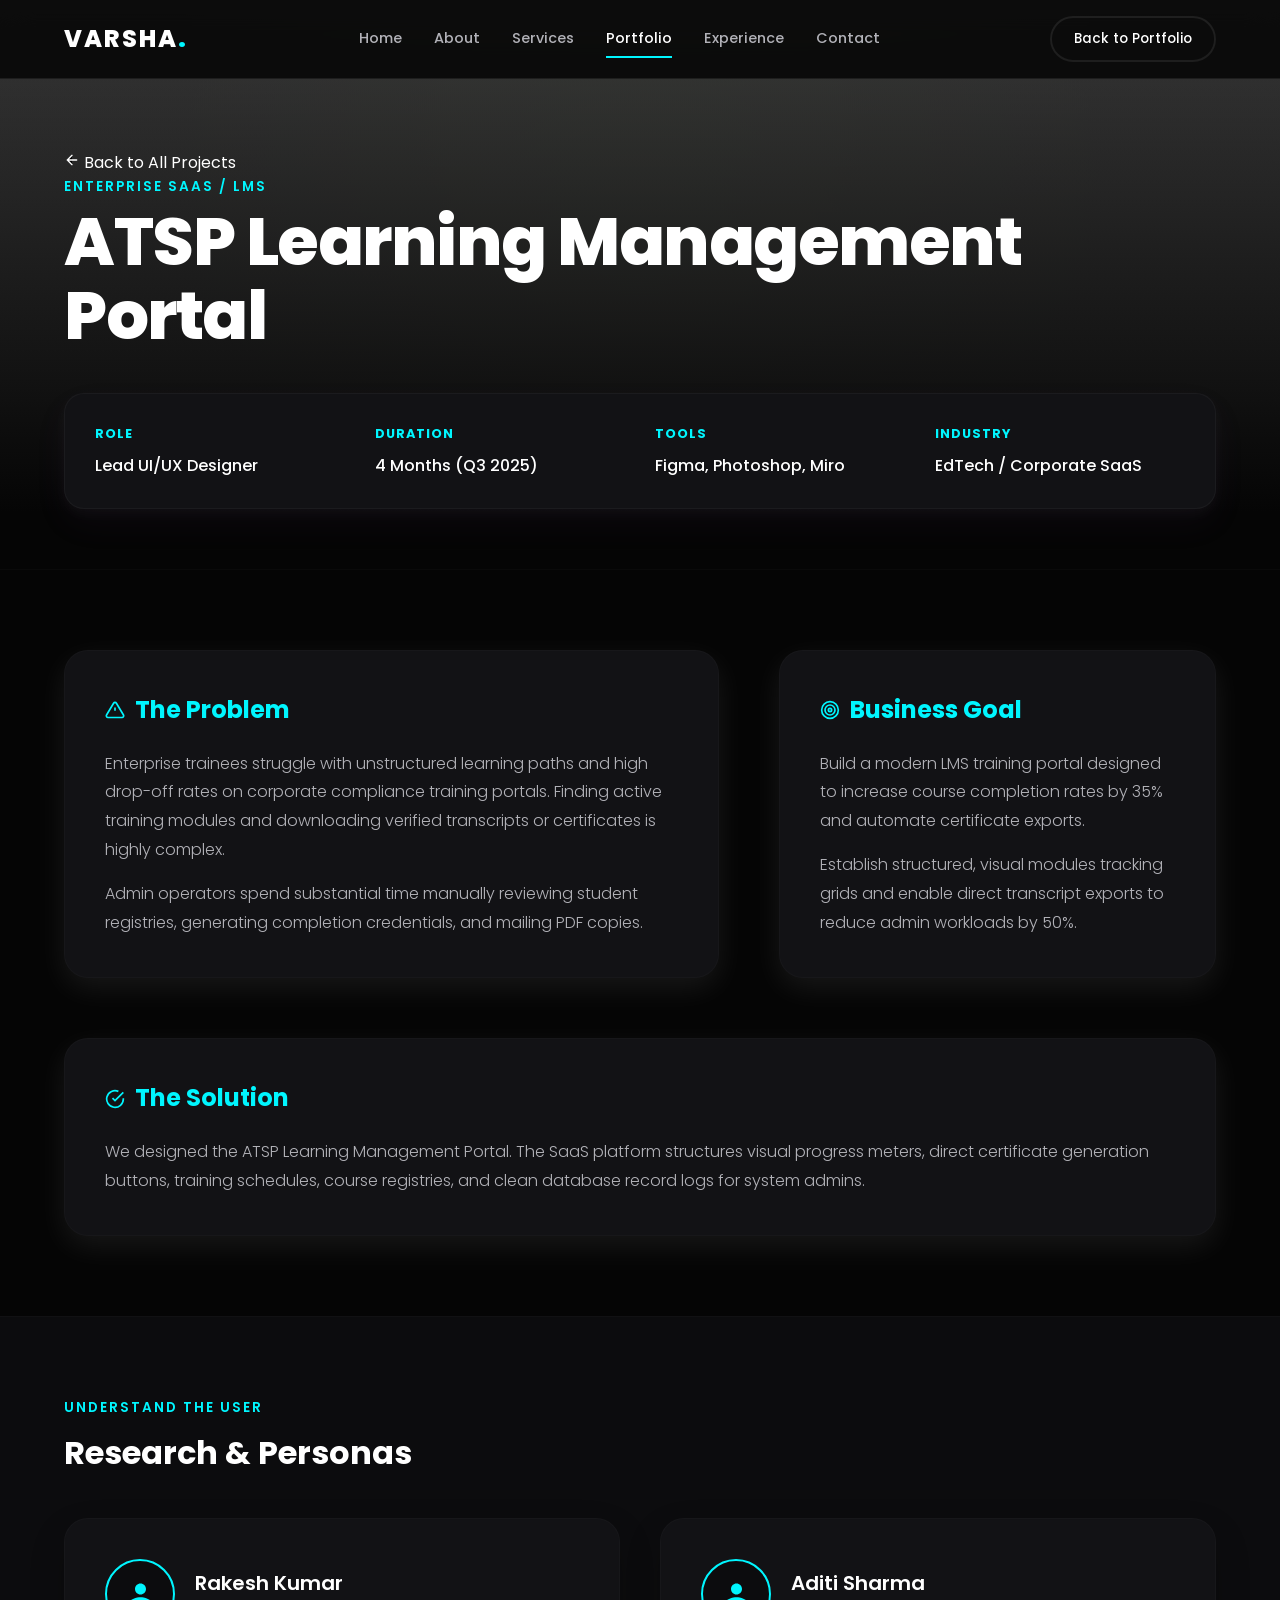
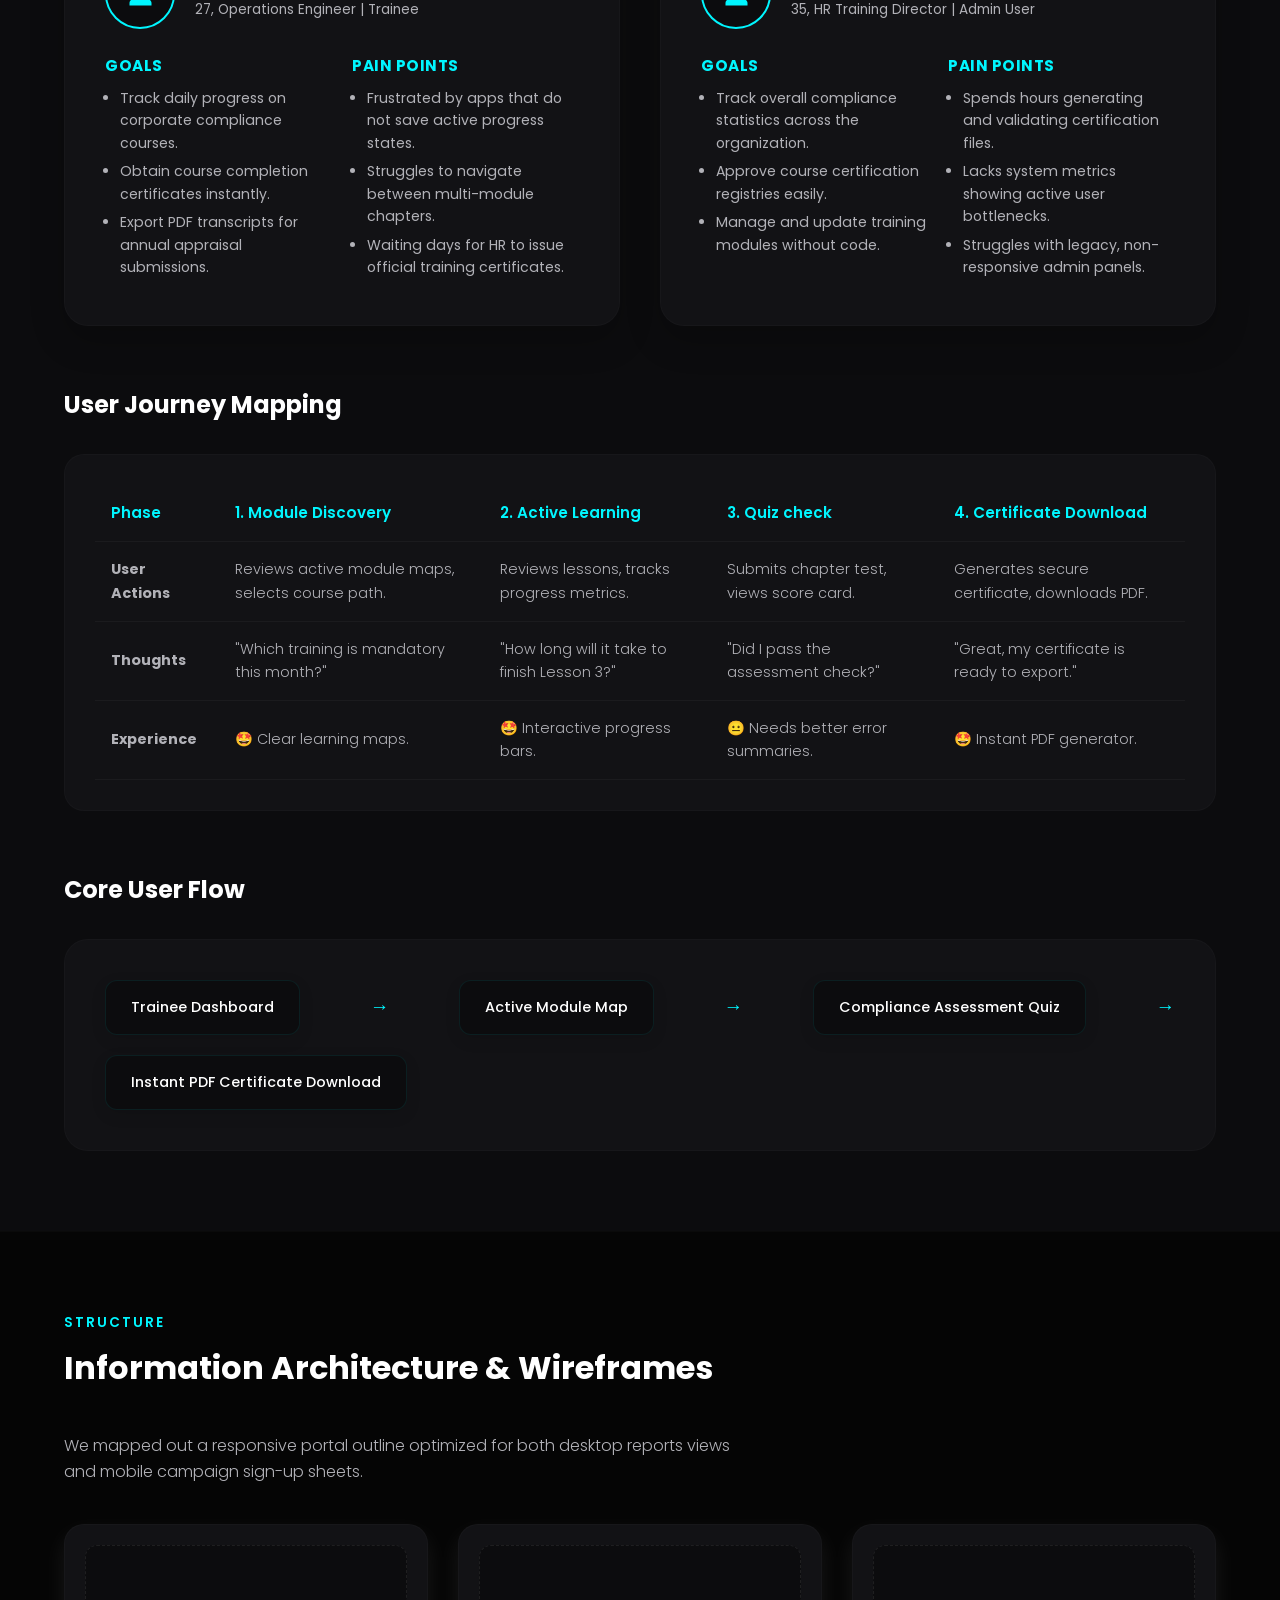
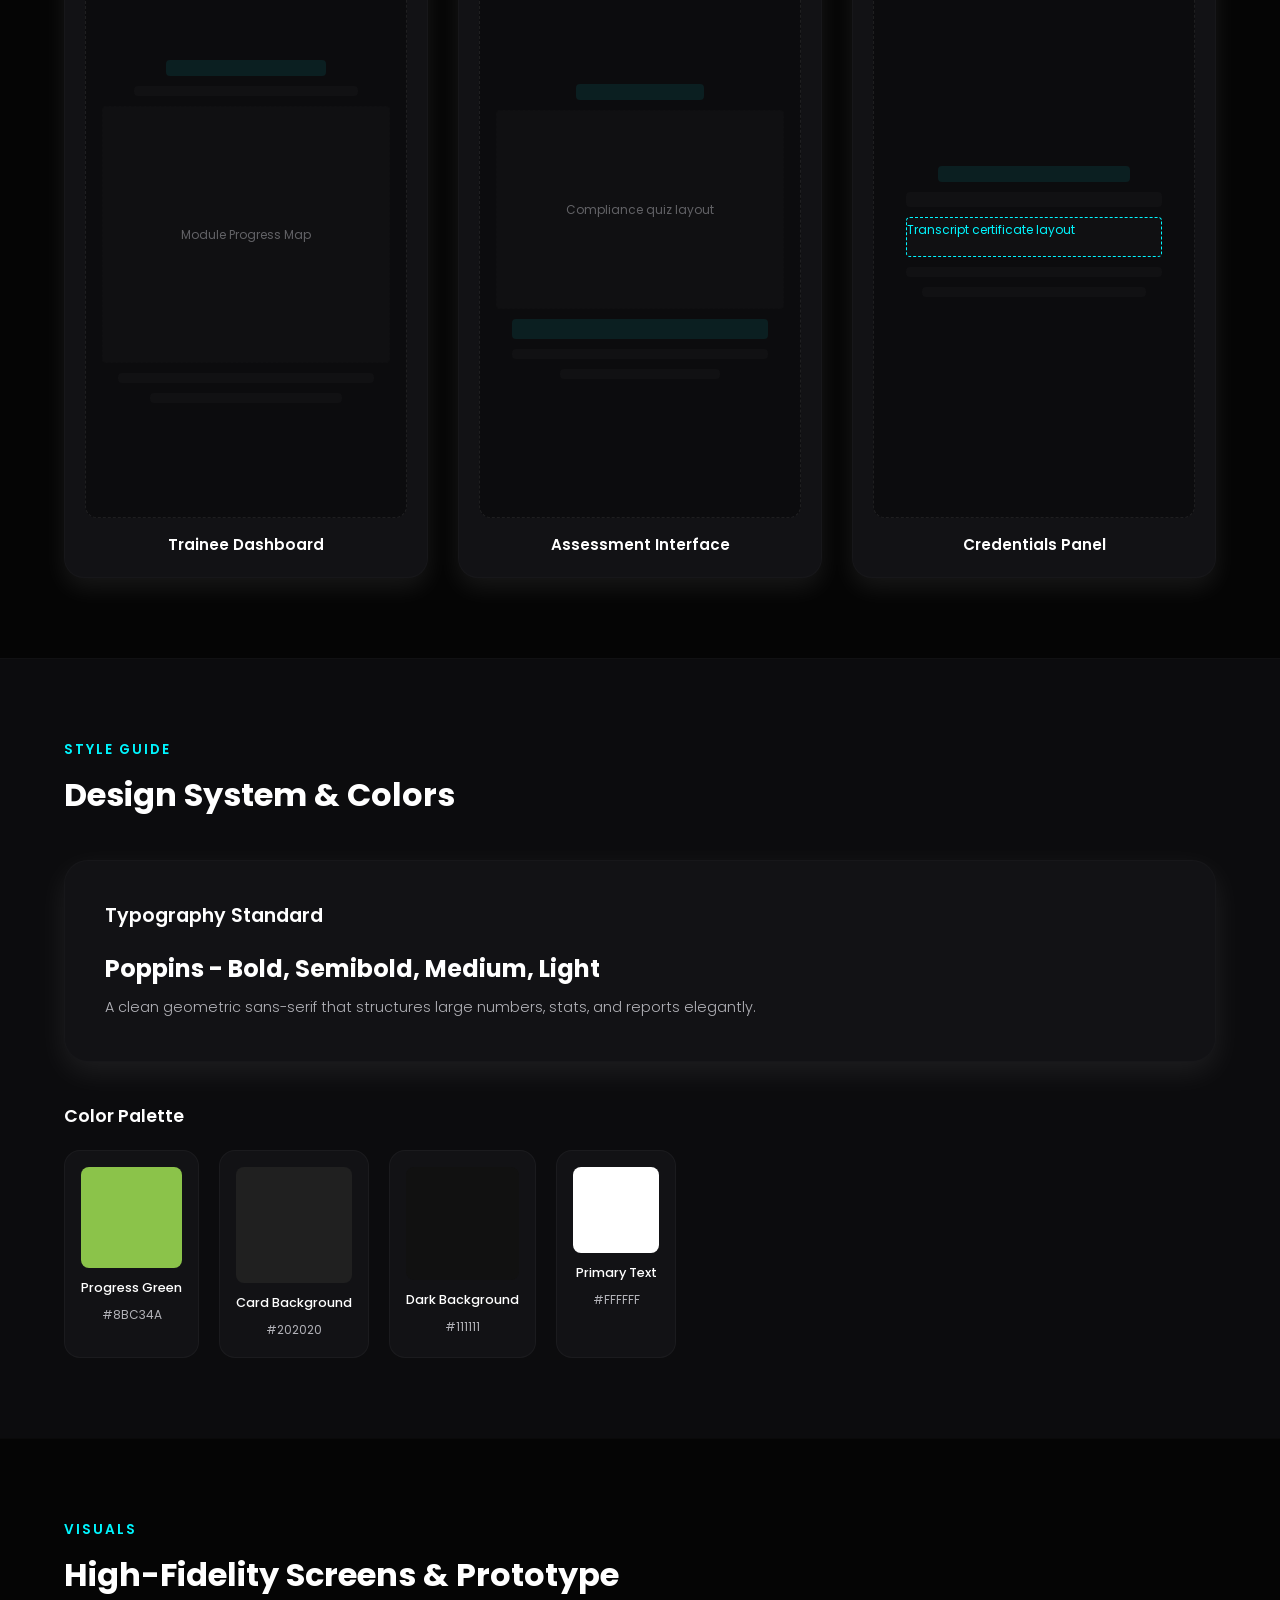
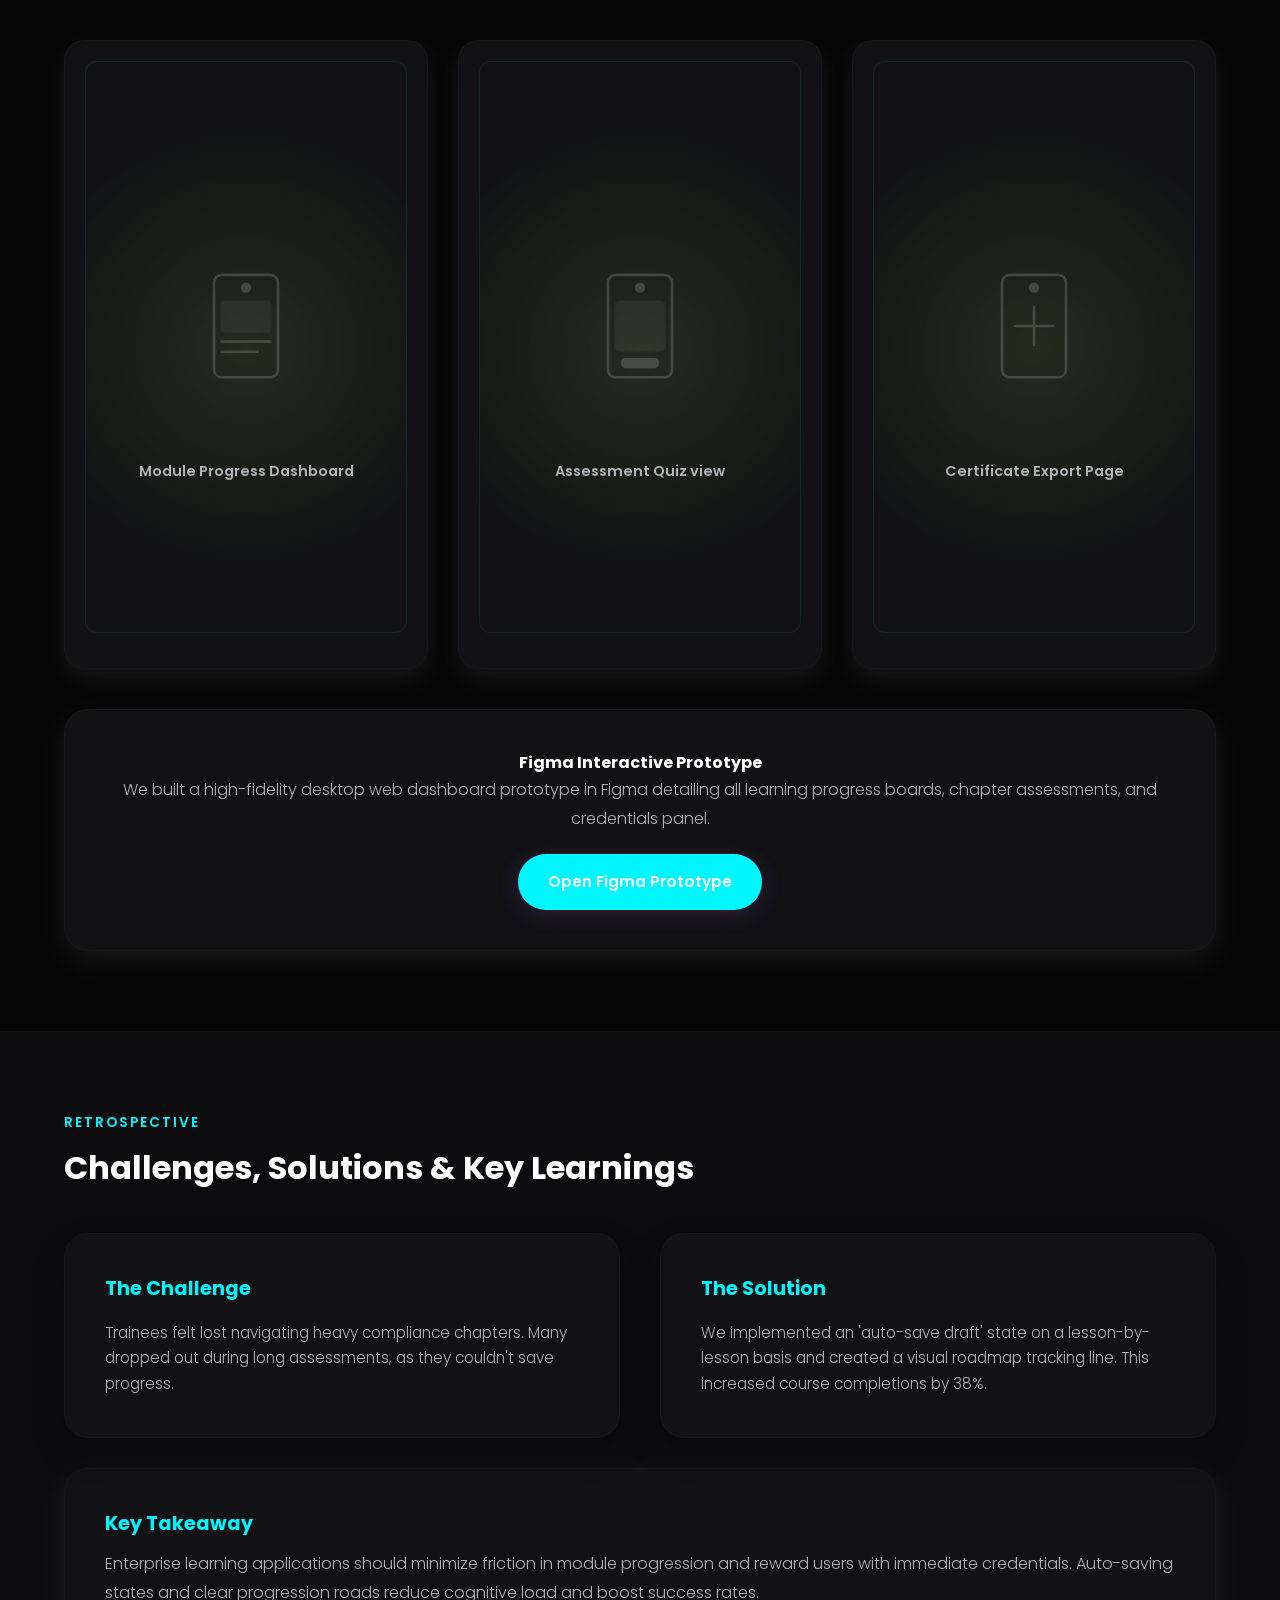
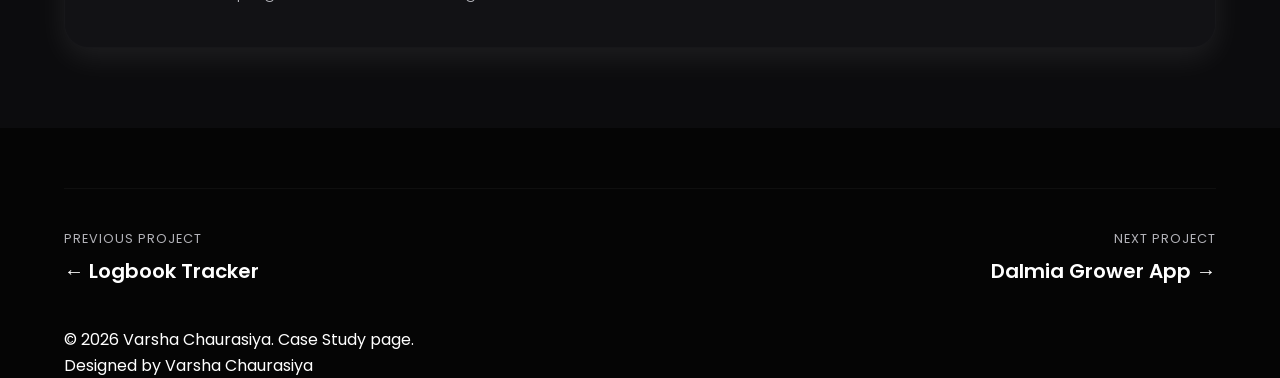
<file: project-6.html>
<!DOCTYPE html>
<html lang="en">
<head>
    <meta charset="UTF-8">
    <meta name="viewport" content="width=device-width, initial-scale=1.0">
    <meta name="description" content="Case Study: ATSP Learning Management Portal design by Varsha Chaurasiya.">
    <title>ATSP LMS Portal Case Study | Varsha Chaurasiya</title>
    <link rel="stylesheet" href="css/style.css">
    <script>
        if (window.self !== window.top) {
            document.documentElement.classList.add('is-iframe');
        }
        // Apply theme preference
        const savedTheme = localStorage.getItem('theme') || 'dark-theme';
        if (savedTheme === 'light-theme') {
            document.documentElement.classList.add('light-theme');
            document.addEventListener('DOMContentLoaded', () => {
                document.body.classList.add('light-theme');
            });
        }
    </script>
</head>
<body>

    <!-- =====================================================
    HEADER & NAVIGATION
    ===================================================== -->
    <header class="header scrolled">
        <div class="container nav-container">
            <a href="index.html" class="logo">VARSHA<span>.</span></a>
            <nav class="nav-menu">
                <a href="index.html#home" class="nav-link">Home</a>
                <a href="index.html#about" class="nav-link">About</a>
                <a href="index.html#services" class="nav-link">Services</a>
                <a href="index.html#portfolio" class="nav-link active">Portfolio</a>
                <a href="index.html#experience" class="nav-link">Experience</a>
                <a href="index.html#contact" class="nav-link">Contact</a>
            </nav>
            <div class="nav-cta">
                <a href="index.html" class="btn btn-secondary" style="padding: 10px 22px; font-size: 0.85rem;">Back to Portfolio</a>
            </div>
        </div>
    </header>

    <!-- =====================================================
    HERO BANNER
    ===================================================== -->
    <section class="project-detail-hero" style="background-image: var(--hero-overlay), radial-gradient(circle at center, rgba(139, 195, 74, 0.15), transparent 70%);">
        <div class="container project-hero-content">
            <a href="index.html#portfolio" class="portfolio-readmore" style="margin-bottom: 20px; cursor: pointer;">
                <svg width="16" height="16" viewBox="0 0 24 24" style="transform: rotate(180deg);"><path d="M5 12h14M12 5l7 7-7 7" stroke="currentColor" stroke-width="2" stroke-linecap="round"/></svg>
                Back to All Projects
            </a>
            <span class="cs-subtitle">Enterprise SaaS / LMS</span>
            <h1 class="hero-title" style="margin-bottom: 20px;">ATSP Learning Management Portal</h1>
            
            <div class="project-meta-grid">
                <div class="project-meta-item">
                    <h5>Role</h5>
                    <p>Lead UI/UX Designer</p>
                </div>
                <div class="project-meta-item">
                    <h5>Duration</h5>
                    <p>4 Months (Q3 2025)</p>
                </div>
                <div class="project-meta-item">
                    <h5>Tools</h5>
                    <p>Figma, Photoshop, Miro</p>
                </div>
                <div class="project-meta-item">
                    <h5>Industry</h5>
                    <p>EdTech / Corporate SaaS</p>
                </div>
            </div>
        </div>
    </section>

    <!-- =====================================================
    PROJECT OVERVIEW
    ===================================================== -->
    <section class="case-study-section">
        <div class="container">
            <div class="project-overview-grid">
                <div class="overview-card">
                    <h3>
                        <svg width="20" height="20" viewBox="0 0 24 24" fill="none" stroke="currentColor" stroke-width="2"><path d="M10.29 3.86L1.82 18a2 2 0 0 0 1.71 3h16.94a2 2 0 0 0 1.71-3L13.71 3.86a2 2 0 0 0-3.42 0z"/><line x1="12" y1="9" x2="12" y2="13"/><line x1="12" y1="17" x2="12.01" y2="17"/></svg>
                        The Problem
                    </h3>
                    <p>Enterprise trainees struggle with unstructured learning paths and high drop-off rates on corporate compliance training portals. Finding active training modules and downloading verified transcripts or certificates is highly complex.</p>
                    <p>Admin operators spend substantial time manually reviewing student registries, generating completion credentials, and mailing PDF copies.</p>
                </div>
                <div class="overview-card">
                    <h3>
                        <svg width="20" height="20" viewBox="0 0 24 24" fill="none" stroke="currentColor" stroke-width="2"><circle cx="12" cy="12" r="10"/><circle cx="12" cy="12" r="6"/><circle cx="12" cy="12" r="2"/></svg>
                        Business Goal
                    </h3>
                    <p>Build a modern LMS training portal designed to increase course completion rates by 35% and automate certificate exports.</p>
                    <p>Establish structured, visual modules tracking grids and enable direct transcript exports to reduce admin workloads by 50%.</p>
                </div>
            </div>
            
            <div class="overview-card" style="margin-top: 30px;">
                <h3>
                    <svg width="20" height="20" viewBox="0 0 24 24" fill="none" stroke="currentColor" stroke-width="2"><path d="M22 11.08V12a10 10 0 1 1-5.93-9.14"/><polyline points="22 4 12 14.01 9 11.01"/></svg>
                    The Solution
                </h3>
                <p>We designed the ATSP Learning Management Portal. The SaaS platform structures visual progress meters, direct certificate generation buttons, training schedules, course registries, and clean database record logs for system admins.</p>
            </div>
        </div>
    </section>

    <!-- =====================================================
    RESEARCH & STRATEGY
    ===================================================== -->
    <section class="case-study-section sec-alt">
        <div class="container">
            <div class="cs-title-wrap">
                <span class="cs-subtitle">Understand the User</span>
                <h2 class="cs-title">Research & Personas</h2>
            </div>
            
            <div class="persona-grid">
                <!-- Persona 1 -->
                <div class="persona-card">
                    <div class="persona-header">
                        <div class="persona-avatar">
                            <svg viewBox="0 0 24 24"><path d="M12 12c2.21 0 4-1.79 4-4s-1.79-4-4-4-4 1.79-4 4 1.79 4 4 4zm0 2c-2.67 0-8 1.34-8 4v2h16v-2c0-2.66-5.33-4-8-4z"/></svg>
                        </div>
                        <div class="persona-info">
                            <h4>Rakesh Kumar</h4>
                            <p>27, Operations Engineer | Trainee</p>
                        </div>
                    </div>
                    <div class="persona-details">
                        <div class="persona-block">
                            <h5>Goals</h5>
                            <ul>
                                <li>Track daily progress on corporate compliance courses.</li>
                                <li>Obtain course completion certificates instantly.</li>
                                <li>Export PDF transcripts for annual appraisal submissions.</li>
                            </ul>
                        </div>
                        <div class="persona-block">
                            <h5>Pain Points</h5>
                            <ul>
                                <li>Frustrated by apps that do not save active progress states.</li>
                                <li>Struggles to navigate between multi-module chapters.</li>
                                <li>Waiting days for HR to issue official training certificates.</li>
                            </ul>
                        </div>
                    </div>
                </div>
                <!-- Persona 2 -->
                <div class="persona-card">
                    <div class="persona-header">
                        <div class="persona-avatar">
                            <svg viewBox="0 0 24 24"><path d="M12 12c2.21 0 4-1.79 4-4s-1.79-4-4-4-4 1.79-4 4 1.79 4 4 4zm0 2c-2.67 0-8 1.34-8 4v2h16v-2c0-2.66-5.33-4-8-4z"/></svg>
                        </div>
                        <div class="persona-info">
                            <h4>Aditi Sharma</h4>
                            <p>35, HR Training Director | Admin User</p>
                        </div>
                    </div>
                    <div class="persona-details">
                        <div class="persona-block">
                            <h5>Goals</h5>
                            <ul>
                                <li>Track overall compliance statistics across the organization.</li>
                                <li>Approve course certification registries easily.</li>
                                <li>Manage and update training modules without code.</li>
                            </ul>
                        </div>
                        <div class="persona-block">
                            <h5>Pain Points</h5>
                            <ul>
                                <li>Spends hours generating and validating certification files.</li>
                                <li>Lacks system metrics showing active user bottlenecks.</li>
                                <li>Struggles with legacy, non-responsive admin panels.</li>
                            </ul>
                        </div>
                    </div>
                </div>
            </div>

            <!-- User Journey & Flows -->
            <div class="cs-title-wrap" style="margin-top: 60px; margin-bottom: 30px;">
                <h3 class="cs-title" style="font-size: 1.5rem;">User Journey Mapping</h3>
            </div>
            
            <div class="journey-map">
                <table class="journey-table">
                    <thead>
                        <tr>
                            <th>Phase</th>
                            <th>1. Module Discovery</th>
                            <th>2. Active Learning</th>
                            <th>3. Quiz check</th>
                            <th>4. Certificate Download</th>
                        </tr>
                    </thead>
                    <tbody>
                        <tr>
                            <td><strong>User Actions</strong></td>
                            <td>Reviews active module maps, selects course path.</td>
                            <td>Reviews lessons, tracks progress metrics.</td>
                            <td>Submits chapter test, views score card.</td>
                            <td>Generates secure certificate, downloads PDF.</td>
                        </tr>
                        <tr>
                            <td><strong>Thoughts</strong></td>
                            <td>"Which training is mandatory this month?"</td>
                            <td>"How long will it take to finish Lesson 3?"</td>
                            <td>"Did I pass the assessment check?"</td>
                            <td>"Great, my certificate is ready to export."</td>
                        </tr>
                        <tr>
                            <td><strong>Experience</strong></td>
                            <td>🤩 Clear learning maps.</td>
                            <td>🤩 Interactive progress bars.</td>
                            <td>😐 Needs better error summaries.</td>
                            <td>🤩 Instant PDF generator.</td>
                        </tr>
                    </tbody>
                </table>
            </div>

            <div class="cs-title-wrap" style="margin-top: 60px; margin-bottom: 30px;">
                <h3 class="cs-title" style="font-size: 1.5rem;">Core User Flow</h3>
            </div>
            
            <div class="user-flow-chart">
                <div class="flow-node">Trainee Dashboard</div>
                <div class="flow-connector">&rarr;</div>
                <div class="flow-node">Active Module Map</div>
                <div class="flow-connector">&rarr;</div>
                <div class="flow-node">Compliance Assessment Quiz</div>
                <div class="flow-connector">&rarr;</div>
                <div class="flow-node">Instant PDF Certificate Download</div>
            </div>
        </div>
    </section>

    <!-- =====================================================
    WIREFRAMES & ARCHITECTURE
    ===================================================== -->
    <section class="case-study-section">
        <div class="container">
            <div class="cs-title-wrap">
                <span class="cs-subtitle">Structure</span>
                <h2 class="cs-title">Information Architecture & Wireframes</h2>
            </div>
            <p style="color: var(--text-secondary); max-width: 700px; margin-bottom: 40px; font-weight: 300;">We mapped out a responsive portal outline optimized for both desktop reports views and mobile campaign sign-up sheets.</p>
            
            <div class="visuals-container">
                <!-- Wireframe 1 -->
                <div class="visual-item">
                    <div class="visual-image-placeholder">
                        <div class="wireframe-element title"></div>
                        <div class="wireframe-element" style="width: 70%;"></div>
                        <div class="wireframe-element image">
                            <span style="font-size: 0.75rem; opacity: 0.5;">Module Progress Map</span>
                        </div>
                        <div class="wireframe-element"></div>
                        <div class="wireframe-element" style="width: 60%;"></div>
                    </div>
                    <h5>Trainee Dashboard</h5>
                </div>
                <!-- Wireframe 2 -->
                <div class="visual-item">
                    <div class="visual-image-placeholder">
                        <div class="wireframe-element title" style="width: 40%;"></div>
                        <div class="wireframe-element image" style="height: 35%;">
                            <span style="font-size: 0.75rem; opacity: 0.5;">Compliance quiz layout</span>
                        </div>
                        <div class="wireframe-element" style="width: 80%; height: 20px; background-color: var(--accent-dim);"></div>
                        <div class="wireframe-element"></div>
                        <div class="wireframe-element" style="width: 50%;"></div>
                    </div>
                    <h5>Assessment Interface</h5>
                </div>
                <!-- Wireframe 3 -->
                <div class="visual-item">
                    <div class="visual-image-placeholder">
                        <div class="wireframe-element title" style="width: 60%;"></div>
                        <div class="wireframe-element" style="height: 15px;"></div>
                        <div class="wireframe-element" style="height: 40px; border: 1px dashed var(--accent);">
                            <span style="font-size: 0.75rem; color: var(--accent);">Transcript certificate layout</span>
                        </div>
                        <div class="wireframe-element"></div>
                        <div class="wireframe-element" style="width: 70%;"></div>
                    </div>
                    <h5>Credentials Panel</h5>
                </div>
            </div>
        </div>
    </section>

    <!-- =====================================================
    DESIGN SYSTEM & STYLE GUIDE
    ===================================================== -->
    <section class="case-study-section sec-alt">
        <div class="container">
            <div class="cs-title-wrap">
                <span class="cs-subtitle">Style Guide</span>
                <h2 class="cs-title">Design System & Colors</h2>
            </div>
            
            <div class="overview-card" style="margin-bottom: 40px;">
                <h4 style="font-size: 1.2rem; font-weight: 600; margin-bottom: 15px;">Typography Standard</h4>
                <p style="font-size: 1.5rem; font-weight: 700; color: #FFFFFF; font-family: 'Poppins', sans-serif;">Poppins - Bold, Semibold, Medium, Light</p>
                <p style="font-size: 0.9rem; color: var(--text-secondary); margin-top: 5px;">A clean geometric sans-serif that structures large numbers, stats, and reports elegantly.</p>
            </div>
            
            <h4 style="font-size: 1.1rem; font-weight: 600; margin-bottom: 15px;">Color Palette</h4>
            <div class="color-palette">
                <div class="color-swatch">
                    <div class="color-block" style="background-color: #8BC34A;"></div>
                    <p>Progress Green</p>
                    <span>#8BC34A</span>
                </div>
                <div class="color-swatch">
                    <div class="color-block" style="background-color: #202020;"></div>
                    <p>Card Background</p>
                    <span>#202020</span>
                </div>
                <div class="color-swatch">
                    <div class="color-block" style="background-color: #111111;"></div>
                    <p>Dark Background</p>
                    <span>#111111</span>
                </div>
                <div class="color-swatch">
                    <div class="color-block" style="background-color: #FFFFFF;"></div>
                    <p>Primary Text</p>
                    <span>#FFFFFF</span>
                </div>
            </div>
        </div>
    </section>

    <!-- =====================================================
    HIGH FIDELITY SCREENS
    ===================================================== -->
    <section class="case-study-section">
        <div class="container">
            <div class="cs-title-wrap">
                <span class="cs-subtitle">Visuals</span>
                <h2 class="cs-title">High-Fidelity Screens & Prototype</h2>
            </div>
            
            <div class="visuals-container">
                <!-- Screen 1 -->
                <div class="visual-item">
                    <div class="visual-image-placeholder" style="background: radial-gradient(circle at center, rgba(139,195,74,0.15), var(--bg-card) 70%); border: 1px solid var(--accent-dim);">
                        <svg viewBox="0 0 100 100" xmlns="http://www.w3.org/2000/svg" style="width: 40%; height: 40%; fill: #8BC34A;">
                            <rect x="25" y="10" width="50" height="80" rx="6" fill="none" stroke="currentColor" stroke-width="2"/>
                            <circle cx="50" cy="20" r="4" fill="currentColor"/>
                            <rect x="30" y="30" width="40" height="25" rx="3" fill="currentColor" opacity="0.3"/>
                            <line x1="30" y1="62" x2="70" y2="62" stroke="currentColor" stroke-width="2"/>
                            <line x1="30" y1="70" x2="60" y2="70" stroke="currentColor" stroke-width="2"/>
                        </svg>
                        <h4 style="margin-top: 10px; font-weight: 600; font-size: 0.9rem;">Module Progress Dashboard</h4>
                    </div>
                </div>
                <!-- Screen 2 -->
                <div class="visual-item">
                    <div class="visual-image-placeholder" style="background: radial-gradient(circle at center, rgba(139,195,74,0.15), var(--bg-card) 70%); border: 1px solid var(--accent-dim);">
                        <svg viewBox="0 0 100 100" xmlns="http://www.w3.org/2000/svg" style="width: 40%; height: 40%; fill: #8BC34A;">
                            <rect x="25" y="10" width="50" height="80" rx="6" fill="none" stroke="currentColor" stroke-width="2"/>
                            <circle cx="50" cy="20" r="4" fill="currentColor"/>
                            <rect x="30" y="30" width="40" height="40" rx="4" fill="currentColor" opacity="0.3"/>
                            <rect x="35" y="75" width="30" height="8" rx="4" fill="currentColor"/>
                        </svg>
                        <h4 style="margin-top: 10px; font-weight: 600; font-size: 0.9rem;">Assessment Quiz view</h4>
                    </div>
                </div>
                <!-- Screen 3 -->
                <div class="visual-item">
                    <div class="visual-image-placeholder" style="background: radial-gradient(circle at center, rgba(139,195,74,0.15), var(--bg-card) 70%); border: 1px solid var(--accent-dim);">
                        <svg viewBox="0 0 100 100" xmlns="http://www.w3.org/2000/svg" style="width: 40%; height: 40%; fill: #8BC34A;">
                            <rect x="25" y="10" width="50" height="80" rx="6" fill="none" stroke="currentColor" stroke-width="2"/>
                            <circle cx="50" cy="20" r="4" fill="currentColor"/>
                            <path d="M35 50h30m-15-15v30" stroke="currentColor" stroke-width="2" stroke-linecap="round"/>
                        </svg>
                        <h4 style="margin-top: 10px; font-weight: 600; font-size: 0.9rem;">Certificate Export Page</h4>
                    </div>
                </div>
            </div>
            
            <div class="overview-card" style="margin-top: 40px; text-align: center;">
                <h4>Figma Interactive Prototype</h4>
                <p style="margin-bottom: 20px;">We built a high-fidelity desktop web dashboard prototype in Figma detailing all learning progress boards, chapter assessments, and credentials panel.</p>
                <a href="https://figma.com" target="_blank" rel="noopener noreferrer" class="btn btn-primary">Open Figma Prototype</a>
            </div>
        </div>
    </section>

    <!-- =====================================================
    CHALLENGES & REFLECTIONS
    ===================================================== -->
    <section class="case-study-section sec-alt">
        <div class="container">
            <div class="cs-title-wrap">
                <span class="cs-subtitle">Retrospective</span>
                <h2 class="cs-title">Challenges, Solutions & Key Learnings</h2>
            </div>
            
            <div class="persona-grid">
                <div class="persona-card">
                    <h4 style="color: var(--accent); font-size: 1.2rem; margin-bottom: 15px;">The Challenge</h4>
                    <p style="color: var(--text-secondary); font-size: 0.95rem; line-height: 1.7; font-weight: 300;">Trainees felt lost navigating heavy compliance chapters. Many dropped out during long assessments, as they couldn't save progress.</p>
                </div>
                <div class="persona-card">
                    <h4 style="color: var(--accent); font-size: 1.2rem; margin-bottom: 15px;">The Solution</h4>
                    <p style="color: var(--text-secondary); font-size: 0.95rem; line-height: 1.7; font-weight: 300;">We implemented an 'auto-save draft' state on a lesson-by-lesson basis and created a visual roadmap tracking line. This increased course completions by 38%.</p>
                </div>
            </div>
            
            <div class="overview-card" style="margin-top: 30px;">
                <h4 style="color: var(--accent); font-size: 1.2rem; margin-bottom: 10px;">Key Takeaway</h4>
                <p>Enterprise learning applications should minimize friction in module progression and reward users with immediate credentials. Auto-saving states and clear progression roads reduce cognitive load and boost success rates.</p>
            </div>
        </div>
    </section>

    <!-- =====================================================
    CASE STUDY FOOTER NAVIGATION
    ===================================================== -->
    <section class="container">
        <div class="case-study-nav">
            <div class="cs-nav-btn prev-btn">
                <span>Previous Project</span>
                <a href="project-5.html">&larr; Logbook Tracker</a>
            </div>
            <div class="cs-nav-btn next-btn">
                <span>Next Project</span>
                <a href="project-1.html">Dalmia Grower App &rarr;</a>
            </div>
        </div>
    </section>

    <!-- =====================================================
    FOOTER
    ===================================================== -->
    <footer class="footer">
        <div class="container">
            <div class="footer-bottom">
                <p>&copy; 2026 Varsha Chaurasiya. Case Study page.</p>
                <p>Designed by Varsha Chaurasiya</p>
            </div>
        </div>
    </footer>

</body>
</html>
</file>
<file: css/style.css>
/* 
=====================================================
STYLE.CSS - PREMIUM PORTFOLIO DESIGN SYSTEM
=====================================================
Designer: Varsha Chaurasiya
Theme: Premium Dark Minimalist (Awwwards Style)
Accent: Orange Glow (#00B1A7)
=====================================================
*/

@import url('https://fonts.googleapis.com/css2?family=Poppins:wght@300;400;500;600;700;800&display=swap');

:root {
    /* DEFAULT: DARK THEME (EPAM Site Style) */
    --bg-primary: #050505;
    --bg-secondary: #0c0c0e;
    --bg-card: #121215;
    --accent: #00F6FF; /* Electric Cyan */
    --accent-secondary: #B896FF; /* Soft Lavender Purple */
    --accent-glow: rgba(0, 246, 255, 0.25);
    --accent-dim: rgba(0, 246, 255, 0.08);
    --text-primary: #FFFFFF;
    --text-secondary: #B2B2B8;
    --text-muted: #6C6C75;
    --font-primary: 'Poppins', sans-serif;
    --transition-smooth: all 0.4s cubic-bezier(0.16, 1, 0.3, 1);
    --transition-quick: all 0.2s ease;
    --glass-bg: rgba(5, 5, 5, 0.85);
    --glass-border: rgba(255, 255, 255, 0.08);
    
    /* Dual Theme Custom Mappings */
    --border-color: rgba(255, 255, 255, 0.08);
    --border-color-dim: rgba(255, 255, 255, 0.04);
    --border-color-subtle: rgba(255, 255, 255, 0.02);
    --shadow-color: rgba(0, 0, 0, 0.6);
    --shadow-color-light: rgba(0, 0, 0, 0.3);
    
    /* EPAM custom gradient from screenshot */
    --gradient-epam: linear-gradient(90deg, rgb(0, 255, 240) 15%, rgb(0, 246, 255) 60%, rgb(184, 150, 255) 95%);
    --hero-overlay: linear-gradient(rgba(5, 5, 5, 0.7), rgba(5, 5, 5, 0.95));
}

body.light-theme {
    /* LIGHT THEME (EPAM Clean White Space) */
    --bg-primary: #FFFFFF;
    --bg-secondary: #F8F9FA;
    --bg-card: #FFFFFF;
    --accent: #7245A1; /* EPAM Corporate Purple */
    --accent-secondary: #76B900; /* EPAM Lime Green */
    --accent-glow: rgba(114, 69, 161, 0.18);
    --accent-dim: rgba(114, 69, 161, 0.08);
    --text-primary: #0F0F11;
    --text-secondary: #5A5D6B;
    --text-muted: #9AA0B1;
    --glass-bg: rgba(255, 255, 255, 0.85);
    --glass-border: rgba(114, 69, 161, 0.1);
    
    /* Dual Theme Custom Mappings */
    --border-color: rgba(0, 0, 0, 0.08);
    --border-color-dim: rgba(0, 0, 0, 0.04);
    --border-color-subtle: rgba(0, 0, 0, 0.02);
    --shadow-color: rgba(114, 69, 161, 0.12);
    --shadow-color-light: rgba(0, 0, 0, 0.05);
    
    /* Custom light theme gradient */
    --gradient-epam: linear-gradient(90deg, #7245A1 0%, #76B900 100%);
    --hero-overlay: linear-gradient(rgba(255, 255, 255, 0.75), rgba(255, 255, 255, 0.98));
}

/* =====================================================
RESET & BASE RULES
===================================================== */
* {
    margin: 0;
    padding: 0;
    box-sizing: border-box;
    scroll-behavior: smooth;
    -webkit-tap-highlight-color: transparent;
}

html, body {
    overflow-x: hidden;
    width: 100%;
}

body {
    background-color: var(--bg-primary);
    color: var(--text-primary);
    font-family: var(--font-primary);
    line-height: 1.6;
}

li {
    list-style: none;
}

a {
    text-decoration: none;
    color: inherit;
    transition: var(--transition-quick);
}

img {
    max-width: 100%;
    height: auto;
    display: block;
}

section {
    padding: 100px 0;
    position: relative;
}

/* Custom Scrollbar */
::-webkit-scrollbar {
    width: 8px;
}

::-webkit-scrollbar-track {
    background: var(--bg-primary);
}

::-webkit-scrollbar-thumb {
    background: var(--bg-card);
    border-radius: 4px;
    border: 2px solid var(--bg-primary);
}

::-webkit-scrollbar-thumb:hover {
    background: var(--accent);
}

/* Selection */
::selection {
    background-color: var(--accent);
    color: var(--bg-primary);
}

/* =====================================================
LAYOUT UTILITIES
===================================================== */
.container {
    width: 100%;
    max-width: 1200px;
    margin: 0 auto;
    padding: 0 24px;
}

.section-header {
    text-align: center;
    margin-bottom: 60px;
}

.section-header span {
    color: var(--accent);
    font-size: 0.9rem;
    text-transform: uppercase;
    letter-spacing: 3px;
    font-weight: 600;
    display: block;
    margin-bottom: 10px;
}

.section-header h2 {
    font-size: 2.5rem;
    font-weight: 700;
    letter-spacing: -0.5px;
    position: relative;
    display: inline-block;
}

.section-header p {
    color: var(--text-secondary);
    max-width: 600px;
    margin: 15px auto 0;
    font-size: 1rem;
    font-weight: 300;
}

/* =====================================================
BUTTONS & INTERACTIVE ELEMENTS
===================================================== */
.btn {
    display: inline-flex;
    align-items: center;
    justify-content: center;
    padding: 14px 28px;
    font-size: 0.95rem;
    font-weight: 500;
    border-radius: 50px;
    cursor: pointer;
    transition: var(--transition-smooth);
    border: 2px solid transparent;
    position: relative;
    overflow: hidden;
}

.btn-primary {
    background-color: var(--accent);
    color: #FFFFFF;
    font-weight: 600;
    box-shadow: 0 4px 20px rgba(114, 69, 161, 0.25);
}

.btn-primary:hover {
    transform: translateY(-3px);
    box-shadow: 0 6px 25px var(--accent-glow);
    background-color: var(--accent-secondary);
    color: #FFFFFF;
}

.btn-secondary {
    background-color: transparent;
    color: var(--text-primary);
    border-color: var(--border-color);
}

.btn-secondary:hover {
    border-color: var(--accent);
    color: var(--accent);
    transform: translateY(-3px);
    box-shadow: 0 6px 20px rgba(114, 69, 161, 0.1);
}

/* =====================================================
HEADER & NAVIGATION
===================================================== */
.header {
    position: fixed;
    top: 0;
    left: 0;
    width: 100%;
    z-index: 1000;
    transition: var(--transition-smooth);
    padding: 24px 0;
}

.header.scrolled {
    padding: 16px 0;
    background-color: var(--glass-bg);
    backdrop-filter: blur(15px);
    border-bottom: 1px solid var(--glass-border);
    box-shadow: (--shadow-color-light);
}

.nav-container {
    display: flex;
    justify-content: space-between;
    align-items: center;
}

.logo {
    font-size: 1.5rem;
    font-weight: 800;
    letter-spacing: 2px;
    color: var(--text-primary);
}

.logo span {
    color: var(--accent);
}

.nav-menu {
    display: flex;
    align-items: center;
    gap: 32px;
}

.nav-link {
    font-size: 0.9rem;
    font-weight: 500;
    color: var(--text-secondary);
    position: relative;
    padding: 8px 0;
}

.nav-link::after {
    content: '';
    position: absolute;
    bottom: 0;
    left: 0;
    width: 0;
    height: 2px;
    background-color: var(--accent);
    transition: var(--transition-smooth);
}

.nav-link:hover,
.nav-link.active {
    color: var(--text-primary);
}

.nav-link:hover::after,
.nav-link.active::after {
    width: 100%;
}

.nav-cta {
    display: flex;
    align-items: center;
    gap: 20px;
}

/* Theme Toggle Button */
.theme-toggle {
    background: none;
    border: none;
    cursor: pointer;
    padding: 4px;
    display: flex;
    align-items: center;
    justify-content: center;
    transition: var(--transition-quick);
}

.toggle-track {
    width: 44px;
    height: 22px;
    border-radius: 50px;
    border: 1.5px solid var(--text-primary);
    background-color: transparent;
    display: flex;
    align-items: center;
    padding: 0 3px;
    position: relative;
    transition: var(--transition-smooth);
}

.toggle-thumb {
    width: 14px;
    height: 14px;
    border-radius: 50%;
    background-color: var(--accent);
    position: absolute;
    left: 4px;
    transition: var(--transition-smooth);
    box-shadow: 0 0 8px var(--accent-glow);
}

/* Active State (Light Mode) */
.theme-toggle.active .toggle-thumb {
    left: 24px;
    background-color: var(--accent);
    box-shadow: 0 0 8px var(--accent-glow);
}

/* Mobile Hamburger Menu */
.hamburger {
    display: none;
    cursor: pointer;
    background: none;
    border: none;
    padding: 5px;
    z-index: 1100;
}

.hamburger span {
    display: block;
    width: 24px;
    height: 2px;
    background-color: var(--text-primary);
    margin: 5px 0;
    transition: var(--transition-smooth);
}

/* =====================================================
HERO SECTION
===================================================== */
.hero {
    min-height: 100vh;
    display: flex;
    align-items: center;
    padding-top: 130px;
    background-image: radial-gradient(circle at 80% 20%, rgba(114, 69, 161, 0.08), transparent 45%);
}

.hero-grid {
    display: grid;
    grid-template-columns: 1.2fr 0.8fr;
    gap: 40px;
    align-items: center;
}

.hero-content {
    display: flex;
    flex-direction: column;
    justify-content: center;
}

.hero-subtitle {
    font-size: 1rem;
    font-weight: 500;
    color: var(--accent);
    letter-spacing: 2px;
    margin-bottom: 12px;
    text-transform: uppercase;
}

.hero-title {
    font-size: 4.2rem;
    font-weight: 800;
    line-height: 1.1;
    letter-spacing: -1.5px;
    margin-bottom: 15px;
}

.gradient-text {
    background: var(--gradient-epam);
    -webkit-background-clip: text;
    -webkit-text-fill-color: transparent;
}

.hero-desc {
    font-size: 1.1rem;
    color: var(--text-secondary);
    margin-bottom: 35px;
    font-weight: 300;
    max-width: 580px;
    line-height: 1.7;
}

.hero-btns {
    display: flex;
    gap: 20px;
    margin-bottom: 45px;
}

.hero-socials {
    display: flex;
    align-items: center;
    gap: 24px;
}

.hero-socials span {
    font-size: 0.85rem;
    color: var(--text-muted);
    text-transform: uppercase;
    letter-spacing: 1px;
    font-weight: 500;
}

.social-links {
    display: flex;
    gap: 16px;
}

.social-icon {
    width: 40px;
    height: 40px;
    border-radius: 50%;
    background-color: var(--bg-card);
    display: flex;
    align-items: center;
    justify-content: center;
    font-size: 0.95rem;
    color: var(--text-secondary);
    border: 1px solid var(--border-color-dim);
    transition: var(--transition-smooth);
}

.social-icon:hover {
    color: var(--accent);
    border-color: var(--accent);
    transform: translateY(-3px) scale(1.05);
    box-shadow: 0 5px 15px rgba(114, 69, 161, 0.15);
}

/* Hero Right Side - Profile & Visuals */
.hero-visual {
    position: relative;
    display: flex;
    justify-content: center;
    align-items: center;
}

.profile-img-container {
    position: relative;
    width: 320px;
    height: 320px;
    border-radius: 50%;
    z-index: 2;
    padding: 10px;
    background: linear-gradient(135deg, var(--accent) 0%, transparent 80%);
    box-shadow: 0 0 60px rgba(114, 69, 161, 0.15);
}

.profile-img-inner {
    width: 100%;
    height: 100%;
    border-radius: 50%;
    background-color: var(--bg-primary);
    overflow: hidden;
    display: flex;
    justify-content: center;
    align-items: center;
    border: 4px solid var(--bg-primary);
}

.profile-avatar-svg {
    width: 75%;
    height: 75%;
    fill: var(--accent);
    opacity: 0.95;
    animation: avatarFloat 6s ease-in-out infinite;
}

/* Floating Shapes & Stats */
.glow-shape {
    position: absolute;
    width: 400px;
    height: 400px;
    border-radius: 50%;
    background: radial-gradient(circle, rgba(114, 69, 161, 0.12) 0%, transparent 70%);
    z-index: 1;
    filter: blur(10px);
    animation: pulseGlow 8s ease-in-out infinite;
}

.floating-stat {
    position: absolute;
    background-color: var(--bg-card);
    backdrop-filter: blur(10px);
    border: 1px solid var(--border-color);
    padding: 16px 20px;
    border-radius: 16px;
    display: flex;
    flex-direction: column;
    align-items: center;
    justify-content: center;
    box-shadow: 0 10px 30px var(--shadow-color-light);
    z-index: 3;
    animation: floatStat 5s ease-in-out infinite;
    min-width: 130px;
}

.floating-stat.stat-1 {
    top: -20px;
    left: -20px;
    animation-delay: 0s;
}

.floating-stat.stat-2 {
    bottom: 20px;
    right: -30px;
    animation-delay: 1.5s;
}

.floating-stat.stat-3 {
    bottom: -30px;
    left: 20px;
    animation-delay: 3s;
}

.stat-number {
    font-size: 1.7rem;
    font-weight: 700;
    background: var(--gradient-epam);
    -webkit-background-clip: text;
    -webkit-text-fill-color: transparent;
    display: inline-block;
    margin-bottom: 2px;
}

.stat-text {
    font-size: 0.75rem;
    color: var(--text-secondary);
    text-align: center;
    font-weight: 500;
    letter-spacing: 0.5px;
    white-space: nowrap;
}

/* Dot grid decorative element */
.dots-grid {
    position: absolute;
    width: 100px;
    height: 100px;
    background-image: radial-gradient(rgba(114, 69, 161, 0.3) 1.5px, transparent 1.5px);
    background-size: 12px 12px;
    top: 40px;
    right: -20px;
    z-index: 1;
    opacity: 0.6;
    animation: floatDots 7s ease-in-out infinite;
}

/* =====================================================
ABOUT ME SECTION
===================================================== */
.about {
    background-color: var(--bg-secondary);
}

.about-grid {
    display: grid;
    grid-template-columns: 0.9fr 1.1fr;
    gap: 60px;
    align-items: center;
}

.about-visual {
    position: relative;
    border-radius: 24px;
    overflow: hidden;
    background-color: var(--bg-card);
    border: 1px solid var(--border-color-dim);
    padding: 30px;
    display: flex;
    justify-content: center;
    align-items: center;
    box-shadow: 0 15px 40px rgba(0, 0, 0, 0.2);
}

.about-visual-inner {
    position: relative;
    width: 100%;
    aspect-ratio: 1;
    border-radius: 16px;
    overflow: hidden;
    background: linear-gradient(145deg, #181818, #252525);
    display: flex;
    justify-content: center;
    align-items: center;
    border: 1px solid rgba(114, 69, 161, 0.1);
}

.about-placeholder-svg {
    width: 60%;
    height: 60%;
    fill: var(--accent);
    opacity: 0.8;
}

.about-subtitle {
    font-size: 1.1rem;
    font-weight: 500;
    color: var(--accent);
    margin-bottom: 20px;
}

.about-desc {
    color: var(--text-secondary);
    font-size: 1.05rem;
    line-height: 1.8;
    margin-bottom: 25px;
    font-weight: 300;
}

.about-desc strong {
    color: var(--text-primary);
    font-weight: 500;
}

.about-bullets {
    display: grid;
    grid-template-columns: 1fr 1fr;
    gap: 15px;
    margin-bottom: 35px;
}

.about-bullet-item {
    display: flex;
    align-items: center;
    gap: 10px;
    font-size: 0.95rem;
    color: var(--text-secondary);
}

.about-bullet-item svg {
    width: 16px;
    height: 16px;
    fill: var(--accent);
}

/* =====================================================
SKILLS SECTION
===================================================== */
.skills-container-wrapper {
    margin-top: 70px;
}

.skills-grid {
    display: grid;
    grid-template-columns: repeat(auto-fit, minmax(130px, 1fr));
    gap: 30px;
}

.skill-card {
    background-color: var(--bg-card);
    border: 1px solid var(--border-color-dim);
    border-radius: 20px;
    padding: 24px 15px;
    display: flex;
    flex-direction: column;
    align-items: center;
    justify-content: center;
    transition: var(--transition-smooth);
    text-align: center;
    box-shadow: 0 10px 25px var(--border-color);
}

.skill-card:hover {
    transform: translateY(-5px);
    border-color: var(--accent);
    box-shadow: 0 12px 30px rgba(114, 69, 161, 0.15);
}

.skill-progress-container {
    position: relative;
    width: 80px;
    height: 80px;
    margin-bottom: 15px;
}

.skill-circle {
    width: 100%;
    height: 100%;
    transform: rotate(-90deg);
}

.skill-circle circle {
    width: 100%;
    height: 100%;
    fill: transparent;
    stroke-width: 6;
    stroke-linecap: round;
}

.skill-circle .bg-ring {
    stroke: var(--border-color-dim);
}

.skill-circle .progress-ring {
    stroke: var(--accent);
    stroke-dasharray: 220; /* 2 * PI * r (approx 35) */
    stroke-dashoffset: 220;
    transition: stroke-dashoffset 1.5s cubic-bezier(0.16, 1, 0.3, 1);
}

.skill-percentage {
    position: absolute;
    top: 50%;
    left: 50%;
    transform: translate(-50%, -50%);
    font-size: 0.95rem;
    font-weight: 600;
    color: var(--text-primary);
}

.skill-name {
    font-size: 0.85rem;
    font-weight: 500;
    letter-spacing: 0.5px;
    color: var(--text-secondary);
    margin-top: 5px;
}

.skill-card:hover .skill-name {
    color: var(--text-primary);
}

/* =====================================================
SERVICES SECTION
===================================================== */
.services-grid {
    display: grid;
    grid-template-columns: repeat(auto-fit, minmax(320px, 1fr));
    gap: 30px;
}

.service-card {
    background-color: var(--bg-card);
    border: 1px solid var(--border-color-subtle);
    padding: 40px;
    border-radius: 24px;
    transition: var(--transition-smooth);
    position: relative;
    overflow: hidden;
    display: flex;
    flex-direction: column;
    box-shadow: 0 15px 35px rgba(0, 0, 0, 0.2);
}

.service-card::before {
    content: '';
    position: absolute;
    top: 0;
    left: 0;
    width: 100%;
    height: 100%;
    background: radial-gradient(circle at 10% 10%, rgba(114, 69, 161, 0.08), transparent 50%);
    opacity: 0;
    transition: var(--transition-smooth);
}

.service-card:hover::before {
    opacity: 1;
}

.service-card:hover {
    transform: translateY(-8px);
    border-color: var(--accent-dim);
    box-shadow: 0 20px 45px rgba(114, 69, 161, 0.08);
}

.service-icon {
    width: 60px;
    height: 60px;
    border-radius: 16px;
    background-color: rgba(114, 69, 161, 0.06);
    border: 1px solid rgba(114, 69, 161, 0.15);
    display: flex;
    align-items: center;
    justify-content: center;
    font-size: 1.5rem;
    color: var(--accent);
    margin-bottom: 25px;
    position: relative;
    z-index: 2;
    transition: var(--transition-smooth);
}

.service-card:hover .service-icon {
    background-color: var(--accent);
    color: var(--bg-primary);
    transform: scale(1.05);
    box-shadow: 0 0 20px rgba(114, 69, 161, 0.3);
}

.service-title {
    font-size: 1.3rem;
    font-weight: 600;
    margin-bottom: 15px;
    position: relative;
    z-index: 2;
}

.service-desc {
    color: var(--text-secondary);
    font-size: 0.95rem;
    line-height: 1.7;
    font-weight: 300;
    position: relative;
    z-index: 2;
}

/* =====================================================
TOOLS SECTION
===================================================== */
.tools {
    background-color: var(--bg-secondary);
    padding: 80px 0;
}

.tools-grid {
    display: flex;
    flex-wrap: wrap;
    justify-content: center;
    gap: 20px;
    max-width: 900px;
    margin: 0 auto;
}

.tool-badge {
    background-color: var(--bg-card);
    border: 1px solid var(--border-color-dim);
    border-radius: 50px;
    padding: 12px 24px;
    display: flex;
    align-items: center;
    gap: 12px;
    font-size: 0.95rem;
    font-weight: 500;
    color: var(--text-secondary);
    transition: var(--transition-smooth);
    box-shadow: 0 5px 15px rgba(0, 0, 0, 0.1);
}

.tool-badge:hover {
    transform: scale(1.05);
    border-color: var(--accent);
    color: var(--text-primary);
    box-shadow: 0 5px 15px rgba(114, 69, 161, 0.15);
}

.tool-badge svg {
    width: 20px;
    height: 20px;
}

/* =====================================================
PORTFOLIO SECTION
===================================================== */
.portfolio-filters {
    display: flex;
    justify-content: center;
    gap: 12px;
    margin-bottom: 50px;
    flex-wrap: wrap;
}

.filter-btn {
    background: none;
    border: 1px solid var(--border-color);
    color: var(--text-secondary);
    padding: 10px 24px;
    border-radius: 30px;
    font-size: 0.85rem;
    font-weight: 500;
    cursor: pointer;
    transition: var(--transition-smooth);
}

.filter-btn:hover,
.filter-btn.active {
    background-color: var(--accent);
    color: var(--bg-primary);
    border-color: var(--accent);
    box-shadow: 0 4px 15px rgba(114, 69, 161, 0.2);
}

.portfolio-grid {
    display: grid;
    grid-template-columns: repeat(3, 1fr);
    gap: 30px;
}

.showcase-card {
    display: flex;
    flex-direction: column;
    cursor: pointer;
    transition: var(--transition-smooth);
}

.showcase-image-wrapper {
    width: 100%;
    aspect-ratio: 1.15 / 1;
    background-color: #161616;
    border-radius: 24px;
    overflow: hidden;
    position: relative;
    border: 1px solid var(--border-color-dim);
    box-shadow: 0 15px 30px rgba(0, 0, 0, 0.25);
    transition: transform 0.4s cubic-bezier(0.16, 1, 0.3, 1), border-color 0.4s ease, box-shadow 0.4s ease;
}

.showcase-card:hover .showcase-image-wrapper {
    transform: translateY(-8px);
    border-color: var(--accent);
    box-shadow: 0 25px 45px rgba(114, 69, 161, 0.15);
}

.showcase-meta {
    display: flex;
    justify-content: space-between;
    align-items: center;
    margin-top: 15px;
    padding: 0 4px;
}

.showcase-title {
    font-size: 0.95rem;
    font-weight: 600;
    color: var(--text-primary);
    margin: 0;
}

.showcase-category {
    font-size: 0.8rem;
    color: var(--text-secondary);
    font-weight: 500;
}

/* =====================================================
HIGH FIDELITY MOCKUP DESIGNS IN CARD WRAPPER
===================================================== */
.showcase-mockup {
    width: 100%;
    height: 100%;
    position: relative;
    display: flex;
    flex-direction: column;
    transition: transform 0.4s cubic-bezier(0.16, 1, 0.3, 1);
    background-color: #111111;
}

.showcase-card:hover .showcase-mockup {
    transform: scale(1.04);
}

/* Mobile App Mockup Frame */
.mobile-mockup {
    padding: 15px 20px;
    background-image: radial-gradient(circle at center, rgba(114, 69, 161, 0.06) 0%, #111111 100%);
}

.device-bar {
    display: flex;
    justify-content: space-between;
    align-items: center;
    font-size: 0.55rem;
    color: rgba(0, 0, 0, 0.35);
    margin-bottom: 20px;
    font-weight: bold;
    width: 100%;
}

.device-notch {
    width: 60px;
    height: 15px;
    background-color: #000000;
    border-radius: 0 0 10px 10px;
    margin-top: -15px;
}

.mockup-body {
    flex-grow: 1;
    display: flex;
    flex-direction: column;
    gap: 12px;
}

.mockup-header-title {
    font-size: 1.1rem;
    font-weight: 700;
    color: #FFFFFF;
}

.mockup-tag {
    align-self: flex-start;
    padding: 4px 10px;
    font-size: 0.55rem;
    font-weight: 600;
    border-radius: 12px;
}

.green-tag {
    background-color: rgba(76, 175, 80, 0.1);
    color: #4CAF50;
}

.orange-tag {
    background-color: rgba(114, 69, 161, 0.1);
    color: var(--accent);
}

.mockup-scan-target {
    width: 100%;
    flex-grow: 1;
    border: 1px dashed rgba(0, 0, 0, 0.1);
    border-radius: 16px;
    display: flex;
    flex-direction: column;
    align-items: center;
    justify-content: center;
    gap: 8px;
    background-color: rgba(0, 0, 0, 0.01);
}

.mockup-scan-target svg {
    width: 32px;
    height: 32px;
    fill: var(--accent);
    opacity: 0.8;
}

.mockup-scan-target span {
    font-size: 0.65rem;
    color: var(--text-secondary);
}

.mockup-row {
    display: flex;
    justify-content: space-between;
    align-items: center;
    gap: 10px;
}

.mockup-stat-box {
    flex-grow: 1;
    background-color: var(--bg-card);
    border: 1px solid var(--border-color-dim);
    border-radius: 12px;
    padding: 8px 12px;
    display: flex;
    flex-direction: column;
    gap: 2px;
}

.mockup-stat-box span {
    font-size: 0.5rem;
    color: var(--text-secondary);
}

.mockup-stat-box strong {
    font-size: 0.85rem;
    color: #FFFFFF;
}

/* Desktop Dashboard Mockup Frame */
.desktop-mockup {
    background-color: #131313;
    display: flex;
    flex-direction: column;
}

.window-bar {
    height: 25px;
    background-color: #0d0d0d;
    display: flex;
    align-items: center;
    padding: 0 12px;
    gap: 6px;
    border-bottom: 1px solid var(--border-color-subtle);
}

.window-dot {
    width: 6px;
    height: 6px;
    border-radius: 50%;
}

.window-dot.red { background-color: #ff5f56; }
.window-dot.yellow { background-color: #ffbd2e; }
.window-dot.green { background-color: #27c93f; }

.window-url {
    font-size: 0.55rem;
    color: rgba(0, 0, 0, 0.25);
    margin-left: 20px;
}

.desktop-mockup .mockup-body {
    flex-direction: row;
    padding: 0;
    gap: 0;
    height: calc(100% - 25px);
}

.dashboard-sidebar {
    width: 45px;
    background-color: #0b0b0b;
    border-right: 1px solid var(--border-color-subtle);
}

.dashboard-main {
    flex-grow: 1;
    padding: 15px;
    display: flex;
    flex-direction: column;
    gap: 10px;
    overflow: hidden;
}

.dashboard-chart {
    display: flex;
    align-items: flex-end;
    gap: 15px;
    height: 70px;
    padding-bottom: 5px;
    border-bottom: 1px solid var(--border-color-subtle);
    margin-top: 5px;
}

.chart-bar {
    flex-grow: 1;
    background-color: rgba(46, 155, 255, 0.15);
    border-radius: 4px 4px 0 0;
    border-top: 1.5px solid #2E9BFF;
}

.dashboard-row {
    display: flex;
    justify-content: space-between;
    align-items: center;
    gap: 5px;
}

.dashboard-indicator {
    font-size: 0.6rem;
    color: var(--text-secondary);
    font-weight: 500;
}

.dashboard-indicator.blue-indicator {
    color: #2E9BFF;
}

.dashboard-indicator.green-indicator {
    color: #4CAF50;
}

.dashboard-indicator.warning-indicator {
    color: #FF9800;
}

/* Map/Route elements for Logistics app */
.mockup-map-placeholder {
    width: 100%;
    flex-grow: 1;
    background-color: #0d0d0d;
    border-radius: 16px;
    position: relative;
    border: 1px solid var(--border-color-subtle);
    overflow: hidden;
}

.map-route-line {
    position: absolute;
    width: 80%;
    height: 40px;
    border-bottom: 2px dashed rgba(114, 69, 161, 0.3);
    border-right: 2px dashed rgba(114, 69, 161, 0.3);
    top: 20%;
    left: 10%;
    border-radius: 0 0 20px 0;
}

.map-marker {
    position: absolute;
    width: 10px;
    height: 10px;
    background-color: var(--accent);
    border-radius: 50%;
    bottom: calc(40% - 5px);
    right: calc(10% - 5px);
    box-shadow: 0 0 10px var(--accent);
}

.mockup-btn-inline {
    background-color: var(--accent);
    color: #FFFFFF;
    font-size: 0.55rem;
    font-weight: 600;
    padding: 6px 12px;
    border-radius: 10px;
}

/* Website Mockup Hero details */
.mockup-hero-img {
    width: 100%;
    height: 80px;
    background-image: linear-gradient(rgba(17,17,17,0.8), #111), radial-gradient(circle at center, rgba(0, 188, 212, 0.1) 0%, transparent 80%);
    border: 1px solid var(--border-color-subtle);
    border-radius: 12px;
    display: flex;
    align-items: center;
    justify-content: center;
}

/* Dashboard progress bar for learning management portal */
.dashboard-progress-bar {
    flex-grow: 1;
    height: 6px;
    background-color: var(--border-color-dim);
    border-radius: 10px;
    overflow: hidden;
}

.progress-fill {
    height: 100%;
    background-color: #8BC34A;
    border-radius: 10px;
}

/* Branding Graphic Mockup Frame */
.branding-mockup {
    background-color: #171717;
    background-image: radial-gradient(circle at center, rgba(114, 69, 161, 0.08) 0%, #121212 100%);
    display: flex;
    flex-direction: column;
    align-items: center;
    justify-content: center;
    gap: 15px;
    padding: 20px;
}

.branding-logo-circle {
    width: 65px;
    height: 65px;
    border-radius: 50%;
    border: 2px solid rgba(114, 69, 161, 0.4);
    display: flex;
    align-items: center;
    justify-content: center;
    box-shadow: (--shadow-color);
}

.branding-logo {
    width: 28px;
    height: 28px;
    color: var(--accent);
}

.branding-label {
    font-size: 0.65rem;
    font-weight: 700;
    letter-spacing: 2px;
    color: #FFFFFF;
}

.color-dots {
    display: flex;
    gap: 6px;
}

.color-dots span {
    width: 8px;
    height: 8px;
    border-radius: 50%;
}

/* =====================================================
SINGLE-PAGE SHOWCASE MODAL OVERLAY
===================================================== */
.project-modal {
    position: fixed;
    top: 0;
    left: 0;
    width: 100%;
    height: 100%;
    background-color: rgba(0, 0, 0, 0.8);
    backdrop-filter: blur(20px);
    z-index: 2000;
    opacity: 0;
    visibility: hidden;
    transition: opacity 0.5s cubic-bezier(0.16, 1, 0.3, 1), visibility 0.5s;
    overflow-y: auto;
    overflow-x: hidden;
    padding: 40px 20px;
}

.project-modal.show {
    opacity: 1;
    visibility: visible;
}

.modal-content {
    background-color: var(--bg-primary);
    border: 1px solid rgba(114, 69, 161, 0.08);
    width: 92%;
    max-width: 1050px;
    margin: 40px auto;
    border-radius: 32px;
    padding: 60px 50px;
    position: relative;
    box-shadow: var(--shadow-color-light);
    transform: translateY(50px) scale(0.95);
    transition: transform 0.6s cubic-bezier(0.16, 1, 0.3, 1);
}

.project-modal.show .modal-content {
    transform: translateY(0) scale(1);
}

/* ---- Modal Scroll Hint ---- */
.modal-scroll-hint {
    position: fixed;
    bottom: 36px;
    left: 50%;
    transform: translateX(-50%);
    z-index: 3000;
    pointer-events: none;
    opacity: 0;
    transition: opacity 0.5s ease;
}

.modal-scroll-hint.visible {
    opacity: 1;
}

.modal-scroll-hint.hidden {
    opacity: 0;
    transition: opacity 0.6s ease;
}

.scroll-hint-inner {
    display: flex;
    flex-direction: row;
    align-items: center;
    gap: 12px;
    background: rgba(10, 10, 10, 0.72);
    border: 1px solid rgba(255, 255, 255, 0.14);
    backdrop-filter: blur(18px);
    -webkit-backdrop-filter: blur(18px);
    border-radius: 50px;
    padding: 11px 22px 11px 16px;
    box-shadow: 0 10px 40px rgba(0, 0, 0, 0.45);
}

.scroll-hint-label {
    font-size: 0.7rem;
    font-weight: 600;
    letter-spacing: 1.8px;
    text-transform: uppercase;
    color: rgba(255, 255, 255, 0.75);
    white-space: nowrap;
}

/* Mouse icon */
.scroll-hint-mouse {
    width: 20px;
    height: 30px;
    border: 2px solid rgba(255, 255, 255, 0.5);
    border-radius: 10px;
    position: relative;
    display: flex;
    justify-content: center;
    padding-top: 4px;
    flex-shrink: 0;
}

.scroll-hint-wheel {
    width: 3px;
    height: 6px;
    background: rgba(255, 255, 255, 0.9);
    border-radius: 3px;
    animation: wheel-scroll 1.8s ease-in-out infinite;
}

/* Bouncing chevron arrows */
.scroll-hint-arrows {
    display: flex;
    flex-direction: column;
    align-items: center;
    gap: 1px;
    flex-shrink: 0;
}

.scroll-hint-arrow {
    display: block;
    opacity: 0;
    animation: arrow-cascade 1.8s ease-in-out infinite;
    color: rgba(255, 255, 255, 0.6);
}

.scroll-hint-arrow:nth-child(1) { animation-delay: 0s; }
.scroll-hint-arrow:nth-child(2) { animation-delay: 0.2s; }
.scroll-hint-arrow:nth-child(3) { animation-delay: 0.4s; }

@keyframes arrow-cascade {
    0%        { opacity: 0; transform: translateY(-4px); }
    40%, 60%  { opacity: 1; transform: translateY(0); }
    100%      { opacity: 0; transform: translateY(4px); }
}

@keyframes wheel-scroll {
    0%   { transform: translateY(0); opacity: 1; }
    40%  { transform: translateY(8px); opacity: 0.3; }
    41%  { transform: translateY(0); opacity: 0; }
    43%  { transform: translateY(0); opacity: 1; }
    100% { transform: translateY(0); opacity: 1; }
}

.modal-close {
    position: absolute;
    top: 30px;
    right: 30px;
    width: 48px;
    height: 48px;
    border-radius: 50%;
    background-color: var(--bg-card);
    border: 1px solid var(--border-color);
    color: var(--text-primary);
    font-size: 1.5rem;
    cursor: pointer;
    display: flex;
    align-items: center;
    justify-content: center;
    transition: var(--transition-smooth);
    z-index: 10;
}

.modal-close:hover {
    background-color: var(--accent);
    color: var(--bg-primary);
    transform: rotate(90deg);
}

/* =====================================================
SHOWCASE SLIDER INSIDE MODAL
===================================================== */
.showcase-slider-container {
    width: 100%;
    margin-bottom: 30px;
    position: relative;
}

.slider-slides-window {
    width: 100%;
    aspect-ratio: 16 / 9;
    max-height: 480px;
    background-color: var(--bg-secondary);
    border-radius: 20px;
    overflow: hidden;
    position: relative;
    border: 1px solid var(--border-color-dim);
}

.slider-slides-track {
    display: flex;
    width: 100%;
    height: 100%;
    transition: transform 0.5s cubic-bezier(0.16, 1, 0.3, 1);
}

.slider-slide {
    flex: 0 0 100%;
    height: 100%;
    display: flex;
    align-items: center;
    justify-content: center;
    position: relative;
    overflow: hidden;
}

.slider-arrow {
    position: absolute;
    top: 50%;
    transform: translateY(-50%);
    width: 48px;
    height: 48px;
    border-radius: 50%;
    background-color: rgba(26, 26, 26, 0.8);
    backdrop-filter: blur(10px);
    border: 1px solid var(--border-color);
    color: #FFFFFF;
    font-size: 1.2rem;
    cursor: pointer;
    display: flex;
    align-items: center;
    justify-content: center;
    transition: var(--transition-smooth);
    z-index: 10;
}

.slider-arrow:hover {
    background-color: var(--accent);
    color: var(--bg-primary);
    box-shadow: 0 0 15px rgba(114, 69, 161, 0.4);
}

.slider-arrow.prev { left: 20px; }
.slider-arrow.next { right: 20px; }

.slider-dots-nav {
    display: flex;
    justify-content: center;
    gap: 8px;
    margin-top: 15px;
}

.slider-dot-indicator {
    width: 8px;
    height: 8px;
    border-radius: 50%;
    background-color: rgba(0, 0, 0, 0.2);
    cursor: pointer;
    transition: var(--transition-smooth);
}

.slider-dot-indicator.active {
    background-color: var(--accent);
    width: 24px;
    border-radius: 4px;
}

.showcase-details-panel {
    display: flex;
    flex-direction: column;
    gap: 25px;
    margin-top: 20px;
    border-top: 1px solid var(--border-color-dim);
    padding-top: 25px;
}

.showcase-details-header {
    display: flex;
    justify-content: space-between;
    align-items: flex-start;
    flex-wrap: wrap;
    gap: 15px;
}

.showcase-details-title {
    font-size: 1.8rem;
    font-weight: 700;
    color: var(--text-primary);
    margin: 0;
}

.showcase-details-category {
    font-size: 0.9rem;
    color: var(--accent);
    background-color: rgba(114, 69, 161, 0.08);
    padding: 6px 16px;
    border-radius: 20px;
    font-weight: 600;
}

.showcase-meta-list {
    display: grid;
    grid-template-columns: repeat(3, 1fr);
    gap: 20px;
    background-color: var(--bg-secondary);
    padding: 20px 25px;
    border-radius: 16px;
    border: 1px solid var(--border-color-subtle);
}

.showcase-meta-box {
    display: flex;
    flex-direction: column;
    gap: 4px;
}

.showcase-meta-box strong {
    font-size: 0.75rem;
    color: var(--text-secondary);
    text-transform: uppercase;
    letter-spacing: 1px;
}

.showcase-meta-box span {
    font-size: 0.95rem;
    color: var(--text-primary);
    font-weight: 500;
}

.showcase-problem-solution {
    display: grid;
    grid-template-columns: 1fr 1fr;
    gap: 30px;
}

.showcase-desc-item {
    background-color: var(--bg-secondary);
    border: 1px solid var(--border-color-dim);
    padding: 22px 26px;
    border-radius: 20px;
    transition: var(--transition-smooth);
}

.showcase-desc-item:hover {
    border-color: var(--accent-glow);
    box-shadow: 0 10px 30px rgba(0, 0, 0, 0.04);
    transform: translateY(-2px);
}

.showcase-desc-item h5 {
    font-size: 1.05rem;
    font-weight: 600;
    color: var(--accent);
    margin-bottom: 10px;
}

.showcase-desc-item p {
    font-size: 0.95rem;
    color: var(--text-secondary);
    line-height: 1.7;
    font-weight: 300;
}

.showcase-actions {
    display: flex;
    gap: 15px;
    margin-top: 10px;
}

.csa-btn {
    flex-grow: 1;
    text-align: center;
    padding: 14px 28px;
}

/* Premium Animated Figma button */
.figma-animated-btn {
    position: relative;
    background: linear-gradient(90deg, #F24E1E, #A259FF, #1ABCFE);
    background-size: 200% auto;
    color: #FFFFFF !important;
    border: none !important;
    font-weight: 600 !important;
    letter-spacing: 0.5px;
    box-shadow: 0 4px 15px rgba(162, 89, 255, 0.35);
    transition: all 0.4s ease;
    animation: figmaGradient 3s ease infinite;
    display: inline-flex;
    align-items: center;
    justify-content: center;
    gap: 10px;
    border-radius: 8px;
    cursor: pointer;
    text-decoration: none;
}

.figma-animated-btn:hover {
    transform: translateY(-2px) scale(1.02);
    box-shadow: 0 8px 25px rgba(242, 78, 30, 0.5);
    background-position: right center;
}

.figma-animated-btn:hover .figma-icon {
    transform: scale(1.15) rotate(5deg);
}

@keyframes figmaGradient {
    0% { background-position: 0% 50%; }
    50% { background-position: 100% 50%; }
    100% { background-position: 0% 50%; }
}


.slide-caption-bar {
    position: absolute;
    bottom: 0;
    left: 0;
    width: 100%;
    background-image: linear-gradient(to top, rgba(0,0,0,0.85) 0%, transparent 100%);
    padding: 25px 20px 15px;
    color: #FFFFFF;
    font-size: 0.85rem;
    font-weight: 500;
    z-index: 5;
    text-align: center;
}

@media screen and (max-width: 768px) {
    .showcase-meta-list {
        grid-template-columns: 1fr;
        gap: 15px;
    }
    .showcase-problem-solution {
        grid-template-columns: 1fr;
        gap: 20px;
    }
    .showcase-actions {
        flex-direction: column;
    }
    .modal-content {
        padding: 40px 25px;
        margin: 20px auto;
    }
    .slider-slides-window {
        aspect-ratio: 4 / 3;
    }
}


/* =====================================================
EXPERIENCE SECTION
===================================================== */
.experience {
    background-color: var(--bg-secondary);
}

.timeline {
    max-width: 800px;
    margin: 0 auto;
    position: relative;
}

.timeline::after {
    content: '';
    position: absolute;
    width: 2px;
    background: linear-gradient(to bottom, var(--accent) 0%, rgba(114, 69, 161, 0.05) 100%);
    top: 0;
    bottom: 0;
    left: 50%;
    margin-left: -1px;
}

.timeline-item {
    padding: 10px 40px;
    position: relative;
    background-color: inherit;
    width: 50%;
}

.timeline-item::after {
    content: '';
    position: absolute;
    width: 16px;
    height: 16px;
    right: -8px;
    background-color: var(--bg-primary);
    border: 3px solid var(--accent);
    top: 25px;
    border-radius: 50%;
    z-index: 1;
    transition: var(--transition-smooth);
    box-shadow: 0 0 10px var(--accent-glow);
}

.timeline-item:hover::after {
    background-color: var(--accent);
    transform: scale(1.2);
}

.left-item {
    left: 0;
}

.right-item {
    left: 50%;
}

.right-item::after {
    left: -8px;
}

.timeline-content {
    padding: 30px;
    background-color: var(--bg-card);
    position: relative;
    border-radius: 20px;
    border: 1px solid var(--border-color-subtle);
    box-shadow: 0 10px 30px var(--border-color);
    transition: var(--transition-smooth);
}

.timeline-content:hover {
    border-color: var(--accent-dim);
    transform: translateY(-3px);
}

.timeline-date {
    font-size: 0.8rem;
    font-weight: 600;
    color: var(--accent);
    letter-spacing: 1px;
    text-transform: uppercase;
    margin-bottom: 8px;
}

.timeline-title {
    font-size: 1.25rem;
    font-weight: 600;
    margin-bottom: 5px;
}

.timeline-company {
    font-size: 0.9rem;
    color: var(--text-secondary);
    margin-bottom: 15px;
    font-weight: 500;
}

.timeline-desc {
    color: var(--text-secondary);
    font-size: 0.9rem;
    line-height: 1.6;
    font-weight: 300;
}

.timeline-desc ul {
    margin-top: 10px;
    padding-left: 0;
    list-style: none;
}

.timeline-desc ul li {
    position: relative;
    margin-bottom: 10px;
    padding-left: 18px;
}

.timeline-desc ul li::before {
    content: "•";
    color: var(--accent);
    font-size: 1.1rem;
    line-height: 1;
    position: absolute;
    left: 0;
    top: 2px;
}

/* =====================================================
DESIGN PROCESS SECTION
===================================================== */
.process-grid {
    display: grid;
    grid-template-columns: repeat(5, 1fr);
    gap: 20px;
    position: relative;
    margin-top: 60px;
}

.process-grid::after {
    content: '';
    position: absolute;
    height: 2px;
    background: repeating-linear-gradient(to right, var(--accent) 0, var(--accent) 6px, transparent 6px, transparent 12px);
    top: 50px;
    left: 10%;
    right: 10%;
    z-index: 1;
}

.process-step {
    display: flex;
    flex-direction: column;
    align-items: center;
    text-align: center;
    position: relative;
    z-index: 2;
}

.process-num {
    width: 60px;
    height: 60px;
    border-radius: 50%;
    background-color: var(--bg-card);
    border: 2px solid rgba(114, 69, 161, 0.2);
    display: flex;
    align-items: center;
    justify-content: center;
    font-size: 1.1rem;
    font-weight: 700;
    color: var(--accent);
    margin-bottom: 20px;
    box-shadow: 0 10px 20px rgba(0,0,0,0.2);
    transition: var(--transition-smooth);
}

.process-step:hover .process-num {
    background-color: var(--accent);
    color: var(--bg-primary);
    border-color: var(--accent);
    box-shadow: 0 0 20px var(--accent-glow);
    transform: scale(1.1);
}

.process-title {
    font-size: 1.1rem;
    font-weight: 600;
    margin-bottom: 8px;
}

.process-desc {
    font-size: 0.8rem;
    color: var(--text-secondary);
    font-weight: 300;
    line-height: 1.5;
    padding: 0 10px;
}

/* =====================================================
TESTIMONIALS SECTION
===================================================== */
.testimonials {
    background-color: var(--bg-secondary);
    overflow: hidden;
}

.slider-container {
    max-width: 800px;
    margin: 0 auto;
    position: relative;
}

.slider-wrapper {
    overflow: hidden;
    width: 100%;
}

.slider-track {
    display: flex;
    transition: transform 0.6s cubic-bezier(0.16, 1, 0.3, 1);
}

.testimonial-card {
    min-width: 100%;
    width: 100%;
    padding: 40px;
    background-color: var(--bg-card);
    border-radius: 24px;
    border: 1px solid var(--border-color-subtle);
    box-shadow: 0 15px 35px rgba(0, 0, 0, 0.2);
    display: flex;
    flex-direction: column;
    align-items: center;
    text-align: center;
}

.client-photo {
    width: 80px;
    height: 80px;
    border-radius: 50%;
    background-color: var(--bg-secondary);
    margin-bottom: 20px;
    border: 2px solid var(--accent);
    box-shadow: 0 0 15px rgba(114, 69, 161, 0.2);
    overflow: hidden;
    display: flex;
    justify-content: center;
    align-items: center;
}

.client-photo svg {
    width: 50%;
    height: 50%;
    fill: var(--accent);
}

.client-feedback {
    font-size: 1.15rem;
    font-style: italic;
    font-weight: 300;
    line-height: 1.8;
    color: var(--text-primary);
    margin-bottom: 25px;
    max-width: 650px;
}

.client-name {
    font-size: 1.1rem;
    font-weight: 600;
    margin-bottom: 2px;
}

.client-role {
    font-size: 0.85rem;
    color: var(--text-secondary);
    letter-spacing: 0.5px;
}

.slider-dots {
    display: flex;
    justify-content: center;
    gap: 8px;
    margin-top: 30px;
}

.slider-dot {
    width: 10px;
    height: 10px;
    border-radius: 50%;
    background-color: var(--border-color);
    cursor: pointer;
    transition: var(--transition-quick);
}

.slider-dot.active {
    background-color: var(--accent);
    width: 25px;
    border-radius: 5px;
}

/* =====================================================
CONTACT SECTION
===================================================== */
.contact-grid {
    display: grid;
    grid-template-columns: 0.8fr 1.2fr;
    gap: 60px;
}

.contact-info {
    display: flex;
    flex-direction: column;
    justify-content: space-between;
}

.contact-details {
    margin-top: 30px;
}

.contact-item {
    display: flex;
    align-items: center;
    gap: 20px;
    margin-bottom: 30px;
}

.contact-icon {
    width: 50px;
    height: 50px;
    border-radius: 14px;
    background-color: rgba(114, 69, 161, 0.05);
    border: 1px solid rgba(114, 69, 161, 0.1);
    display: flex;
    align-items: center;
    justify-content: center;
    font-size: 1.2rem;
    color: var(--accent);
    flex-shrink: 0;
}

.contact-text h4 {
    font-size: 0.9rem;
    font-weight: 500;
    color: var(--text-secondary);
    margin-bottom: 3px;
    text-transform: uppercase;
    letter-spacing: 0.5px;
}

.contact-text p {
    font-size: 1.05rem;
    font-weight: 500;
}

.contact-form {
    background-color: var(--bg-card);
    border-radius: 24px;
    padding: 40px;
    border: 1px solid var(--border-color-subtle);
    box-shadow: 0 20px 45px rgba(0, 0, 0, 0.2);
}

.form-group-row {
    display: grid;
    grid-template-columns: 1fr 1fr;
    gap: 20px;
    margin-bottom: 25px;
}

.form-group {
    position: relative;
    margin-bottom: 25px;
}

.form-control {
    width: 100%;
    background-color: var(--border-color-subtle);
    border: none;
    border-bottom: 2px solid var(--border-color);
    padding: 12px 0;
    font-size: 0.95rem;
    color: var(--text-primary);
    font-family: var(--font-primary);
    transition: var(--transition-smooth);
}

.form-control:focus {
    outline: none;
    border-bottom-color: var(--accent);
    background-color: rgba(114, 69, 161, 0.01);
}

.form-label {
    position: absolute;
    left: 0;
    top: 12px;
    font-size: 0.95rem;
    color: var(--text-secondary);
    pointer-events: none;
    transition: var(--transition-smooth);
}

.form-control:focus ~ .form-label,
.form-control:not(:placeholder-shown) ~ .form-label {
    top: -12px;
    font-size: 0.75rem;
    color: var(--accent);
}

textarea.form-control {
    min-height: 120px;
    resize: none;
}

.form-feedback {
    font-size: 0.85rem;
    margin-top: 15px;
    display: none;
    padding: 10px 15px;
    border-radius: 8px;
}

.form-feedback.success {
    display: block;
    background-color: rgba(46, 204, 113, 0.1);
    color: #2ecc71;
    border: 1px solid rgba(46, 204, 113, 0.2);
}

.form-feedback.error {
    display: block;
    background-color: rgba(231, 76, 60, 0.1);
    color: #e74c3c;
    border: 1px solid rgba(231, 76, 60, 0.2);
}

/* =====================================================
FOOTER — MODERN REDESIGN
===================================================== */

/* --- CTA Strip --- */
.footer-cta-strip {
    background: linear-gradient(135deg, rgba(114, 69, 161, 0.12) 0%, rgba(114, 69, 161, 0.04) 100%);
    border-top: 1px solid rgba(114, 69, 161, 0.18);
    border-bottom: 1px solid rgba(114, 69, 161, 0.10);
    padding: 50px 0;
}

.footer-cta-inner {
    display: flex;
    align-items: center;
    justify-content: space-between;
    gap: 30px;
    flex-wrap: wrap;
}

.footer-cta-text {
    flex: 1;
    min-width: 260px;
}

.footer-cta-heading {
    font-size: 1.7rem;
    font-weight: 700;
    line-height: 1.3;
    letter-spacing: -0.5px;
    margin-bottom: 8px;
    color: var(--text-primary);
}

.footer-cta-sub {
    font-size: 0.92rem;
    color: var(--text-secondary);
    font-weight: 300;
}

.footer-cta-btn {
    flex-shrink: 0;
    display: inline-flex;
    align-items: center;
    gap: 10px;
    padding: 14px 28px;
    font-size: 0.88rem;
    font-weight: 600;
    white-space: nowrap;
    border-radius: 50px !important;
    border: 1.5px solid var(--accent) !important;
    color: var(--accent) !important;
    background: transparent !important;
    transition: all 0.3s cubic-bezier(0.16, 1, 0.3, 1);
}

.footer-cta-btn:hover {
    background: var(--accent) !important;
    color: #fff !important;
    box-shadow: 0 8px 25px rgba(114, 69, 161, 0.3) !important;
    transform: translateY(-2px);
}

/* --- Footer Body --- */
.footer-body {
    background-color: var(--bg-primary);
    padding: 65px 0 55px;
}

.footer-grid {
    display: grid;
    grid-template-columns: 1.8fr 0.4fr 1fr 1fr;
    gap: 20px;
    align-items: flex-start;
}

.footer-brand {
    display: flex;
    flex-direction: column;
    gap: 18px;
}

.footer-logo {
    font-size: 1.6rem;
    font-weight: 800;
    letter-spacing: 2px;
}

.footer-tagline {
    font-size: 0.88rem;
    color: var(--text-secondary);
    line-height: 1.75;
    max-width: 270px;
    font-weight: 300;
}

/* Social Pill Buttons */
.footer-social-pills {
    display: flex;
    flex-wrap: wrap;
    gap: 10px;
    margin-top: 4px;
}

.footer-pill {
    display: inline-flex;
    align-items: center;
    gap: 7px;
    padding: 7px 16px;
    border-radius: 50px;
    border: 1px solid var(--border-color-dim);
    background-color: var(--bg-card);
    color: var(--text-secondary);
    font-size: 0.8rem;
    font-weight: 500;
    transition: all 0.25s ease;
}

.footer-pill:hover {
    border-color: var(--accent);
    color: var(--accent);
    background-color: rgba(114, 69, 161, 0.06);
    transform: translateY(-2px);
    box-shadow: 0 4px 14px rgba(114, 69, 161, 0.15);
}

/* Spacer column */
.footer-spacer {
    display: block;
}

/* Nav columns */
.footer-col {
    display: flex;
    flex-direction: column;
}

.footer-col-title {
    font-size: 0.72rem;
    font-weight: 700;
    text-transform: uppercase;
    letter-spacing: 2.5px;
    color: var(--text-primary);
    margin-bottom: 22px;
    opacity: 0.75;
}

.footer-nav-list {
    display: flex;
    flex-direction: column;
    gap: 13px;
}

.footer-nav-link {
    font-size: 0.875rem;
    color: var(--text-secondary);
    font-weight: 400;
    transition: all 0.22s ease;
    width: fit-content;
    position: relative;
}

.footer-nav-link::before {
    content: '';
    position: absolute;
    left: -12px;
    top: 50%;
    transform: translateY(-50%) scaleX(0);
    transform-origin: left;
    width: 6px;
    height: 1.5px;
    background-color: var(--accent);
    transition: transform 0.22s ease;
    border-radius: 2px;
}

.footer-nav-link:hover {
    color: var(--text-primary);
    padding-left: 12px;
}

.footer-nav-link:hover::before {
    transform: translateY(-50%) scaleX(1);
}

/* --- Bottom Bar --- */
.footer-bottom-bar {
    background-color: var(--bg-secondary);
    border-top: 1px solid var(--border-color-dim);
    padding: 20px 0;
}

.footer-bottom-inner {
    display: flex;
    justify-content: space-between;
    align-items: center;
    gap: 12px;
    flex-wrap: wrap;
}

.footer-copy {
    font-size: 0.82rem;
    color: var(--text-muted);
}

.footer-copy strong {
    color: var(--text-secondary);
    font-weight: 600;
}

.footer-love {
    font-size: 0.82rem;
    color: var(--text-muted);
}

.footer-heart {
    color: var(--accent);
    display: inline-block;
    animation: heartbeat 1.8s ease-in-out infinite;
}

@keyframes heartbeat {
    0%, 100% { transform: scale(1); }
    14% { transform: scale(1.25); }
    28% { transform: scale(1); }
    42% { transform: scale(1.15); }
    56% { transform: scale(1); }
}

/* Back To Top Button */
.back-to-top {
    position: fixed;
    bottom: 30px;
    right: 30px;
    width: 45px;
    height: 45px;
    background-color: var(--accent);
    color: var(--bg-primary);
    border-radius: 50%;
    display: flex;
    align-items: center;
    justify-content: center;
    font-size: 1.1rem;
    cursor: pointer;
    z-index: 99;
    opacity: 0;
    visibility: hidden;
    transition: var(--transition-smooth);
    box-shadow: 0 5px 15px rgba(114, 69, 161, 0.3);
}

.back-to-top.show {
    opacity: 1;
    visibility: visible;
}

.back-to-top:hover {
    transform: translateY(-5px);
    background-color: #FFFFFF;
}

/* =====================================================
ANIMATIONS & TRANSITIONS (SCROLL REVEAL)
===================================================== */
.reveal {
    opacity: 0;
    transition: all 1.2s cubic-bezier(0.16, 1, 0.3, 1);
}

.reveal-fade-up {
    transform: translateY(40px);
}

.reveal-fade-down {
    transform: translateY(-40px);
}

.reveal-slide-left {
    transform: translateX(-40px);
}

.reveal-slide-right {
    transform: translateX(40px);
}

.reveal.active {
    opacity: 1;
    transform: translate(0, 0);
}

/* Cursor typing animation utility */
.typing-cursor {
    font-weight: 100;
    animation: blinkCursor 0.8s infinite;
}

/* =====================================================
KEYFRAMES
===================================================== */
@keyframes pulseGlow {
    0%, 100% {
        transform: scale(1) translate(0, 0);
        opacity: 0.8;
    }
    50% {
        transform: scale(1.15) translate(-10px, 10px);
        opacity: 1;
    }
}

@keyframes avatarFloat {
    0%, 100% {
        transform: translateY(0) rotate(0deg);
    }
    50% {
        transform: translateY(-10px) rotate(1.5deg);
    }
}

@keyframes floatStat {
    0%, 100% {
        transform: translateY(0);
    }
    50% {
        transform: translateY(-8px);
    }
}

@keyframes floatDots {
    0%, 100% {
        transform: translate(0, 0);
    }
    50% {
        transform: translate(5px, -5px);
    }
}

@keyframes blinkCursor {
    from, to { opacity: 1; }
    50% { opacity: 0; }
}

/* =====================================================
PROJECT DETAILS PAGE SPECIFICS
===================================================== */
.project-detail-hero {
    min-height: 60vh;
    padding-top: 150px;
    padding-bottom: 60px;
    background-size: cover;
    background-position: center;
    position: relative;
    display: flex;
    align-items: flex-end;
}

.project-detail-hero::before {
    content: '';
    position: absolute;
    top: 0;
    left: 0;
    width: 100%;
    height: 100%;
    background: linear-gradient(to top, var(--bg-primary) 10%, rgba(255, 255, 255, 0.2) 100%);
    z-index: 1;
}

.project-hero-content {
    position: relative;
    z-index: 2;
    width: 100%;
}

.project-meta-grid {
    display: grid;
    grid-template-columns: repeat(4, 1fr);
    gap: 30px;
    background-color: var(--bg-card);
    border: 1px solid var(--border-color-dim);
    padding: 30px;
    border-radius: 20px;
    margin-top: 40px;
    box-shadow: 0 15px 35px rgba(114, 69, 161, 0.06), 0 5px 15px var(--border-color-dim);
}

.project-meta-item h5 {
    font-size: 0.8rem;
    text-transform: uppercase;
    letter-spacing: 1px;
    color: var(--accent);
    margin-bottom: 8px;
}

.project-meta-item p {
    font-size: 1rem;
    font-weight: 500;
}

.project-overview-grid {
    display: grid;
    grid-template-columns: 1.2fr 0.8fr;
    gap: 60px;
    margin-bottom: 60px;
}

.overview-card {
    background-color: var(--bg-card);
    border: 1px solid var(--border-color-subtle);
    border-radius: 24px;
    padding: 40px;
    box-shadow: 0 10px 30px var(--border-color);
}

.overview-card h3 {
    font-size: 1.5rem;
    margin-bottom: 20px;
    color: var(--accent);
    display: flex;
    align-items: center;
    gap: 10px;
}

.overview-card p {
    color: var(--text-secondary);
    line-height: 1.8;
    font-size: 1rem;
    font-weight: 300;
}

.overview-card p + p {
    margin-top: 15px;
}

.case-study-section {
    padding: 80px 0;
    border-top: 1px solid var(--border-color-subtle);
}

.case-study-section.sec-alt {
    background-color: var(--bg-secondary);
}

.cs-title-wrap {
    margin-bottom: 40px;
}

.cs-subtitle {
    font-size: 0.85rem;
    text-transform: uppercase;
    letter-spacing: 2px;
    color: var(--accent);
    margin-bottom: 8px;
    font-weight: 600;
    display: block;
}

.cs-title {
    font-size: 2rem;
    font-weight: 700;
}

/* Research Personas styling */
.persona-grid {
    display: grid;
    grid-template-columns: 1fr 1fr;
    gap: 40px;
}

.persona-card {
    background-color: var(--bg-card);
    border: 1px solid var(--border-color-subtle);
    border-radius: 24px;
    padding: 40px;
    box-shadow: 0 15px 35px rgba(0,0,0,0.2);
}

.persona-header {
    display: flex;
    align-items: center;
    gap: 20px;
    margin-bottom: 25px;
}

.persona-avatar {
    width: 70px;
    height: 70px;
    border-radius: 50%;
    background-color: var(--bg-secondary);
    display: flex;
    align-items: center;
    justify-content: center;
    border: 2px solid var(--accent);
    color: var(--accent);
}

.persona-avatar svg {
    width: 50%;
    height: 50%;
    fill: currentColor;
}

.persona-info h4 {
    font-size: 1.25rem;
    font-weight: 600;
}

.persona-info p {
    font-size: 0.85rem;
    color: var(--text-secondary);
}

.persona-details {
    display: grid;
    grid-template-columns: 1fr 1fr;
    gap: 20px;
}

.persona-block h5 {
    font-size: 0.95rem;
    color: var(--accent);
    margin-bottom: 8px;
    text-transform: uppercase;
    letter-spacing: 0.5px;
}

.persona-block ul {
    list-style: disc;
    padding-left: 15px;
    color: var(--text-secondary);
    font-size: 0.88rem;
}

.persona-block ul li {
    margin-bottom: 6px;
    list-style: disc;
}

/* User Flow & Journey diagrams using CSS styles */
.journey-map {
    background-color: var(--bg-card);
    border: 1px solid var(--border-color-subtle);
    border-radius: 20px;
    padding: 30px;
    overflow-x: auto;
}

.journey-table {
    width: 100%;
    border-collapse: collapse;
    min-width: 600px;
}

.journey-table th, .journey-table td {
    padding: 16px;
    text-align: left;
    border-bottom: 1px solid var(--border-color-dim);
}

.journey-table th {
    color: var(--accent);
    font-weight: 600;
    font-size: 0.95rem;
}

.journey-table td {
    color: var(--text-secondary);
    font-size: 0.9rem;
    font-weight: 300;
}

.user-flow-chart {
    background-color: var(--bg-card);
    border: 1px solid var(--border-color-subtle);
    border-radius: 24px;
    padding: 40px;
    display: flex;
    justify-content: space-between;
    align-items: center;
    flex-wrap: wrap;
    gap: 20px;
}

.flow-node {
    background-color: var(--bg-secondary);
    border: 1px solid var(--accent-dim);
    border-radius: 12px;
    padding: 15px 25px;
    text-align: center;
    font-size: 0.9rem;
    font-weight: 500;
    position: relative;
    box-shadow: 0 5px 15px rgba(0,0,0,0.1);
}

.flow-connector {
    color: var(--accent);
    font-weight: bold;
    font-size: 1.2rem;
}

/* Design System Blocks */
.color-palette {
    display: flex;
    gap: 20px;
    flex-wrap: wrap;
    margin-top: 20px;
}

.color-swatch {
    background-color: var(--bg-card);
    border: 1px solid var(--border-color-dim);
    border-radius: 16px;
    padding: 16px;
    text-align: center;
    min-width: 120px;
}

.color-block {
    width: 100%;
    aspect-ratio: 1;
    border-radius: 8px;
    margin-bottom: 10px;
}

.color-swatch p {
    font-size: 0.8rem;
    font-weight: 500;
    margin-bottom: 2px;
}

.color-swatch span {
    font-size: 0.75rem;
    color: var(--text-secondary);
}

/* Visual layout placeholder for Wireframes & High Fi Screens */
.visuals-container {
    display: grid;
    grid-template-columns: repeat(3, 1fr);
    gap: 30px;
    margin-top: 30px;
}

.visual-item {
    background-color: var(--bg-card);
    border: 1px solid var(--border-color-subtle);
    border-radius: 20px;
    padding: 20px;
    display: flex;
    flex-direction: column;
    align-items: center;
    box-shadow: 0 10px 25px var(--border-color);
}

.visual-image-placeholder {
    width: 100%;
    aspect-ratio: 9/16;
    background-color: var(--bg-secondary);
    border-radius: 12px;
    border: 1px dashed var(--border-color);
    display: flex;
    flex-direction: column;
    align-items: center;
    justify-content: center;
    color: var(--text-secondary);
    font-size: 0.9rem;
    margin-bottom: 15px;
    position: relative;
    overflow: hidden;
}

.visual-image-placeholder.desktop-ratio {
    aspect-ratio: 16/10;
}

.visual-image-placeholder svg {
    width: 30%;
    height: 30%;
    fill: var(--accent);
    opacity: 0.25;
    margin-bottom: 10px;
}

.visual-item h5 {
    font-size: 0.95rem;
    font-weight: 600;
    text-align: center;
}

/* Wireframe specific elements overlay */
.wireframe-element {
    width: 80%;
    height: 10px;
    background-color: var(--border-color-subtle);
    margin: 5px 0;
    border-radius: 4px;
}

.wireframe-element.title {
    width: 50%;
    height: 16px;
    background-color: var(--accent-dim);
}

.wireframe-element.image {
    width: 90%;
    height: 45%;
    border: 1px dashed rgba(0, 0, 0, 0.1);
    display: flex;
    align-items: center;
    justify-content: center;
}

/* Case study navigation bottom footer */
.case-study-nav {
    display: flex;
    justify-content: space-between;
    align-items: center;
    padding: 40px 0;
    border-top: 1px solid var(--border-color-dim);
    margin-top: 60px;
}

.cs-nav-btn {
    display: flex;
    flex-direction: column;
}

.cs-nav-btn.prev-btn {
    align-items: flex-start;
}

.cs-nav-btn.next-btn {
    align-items: flex-end;
    text-align: right;
}

.cs-nav-btn span {
    font-size: 0.8rem;
    color: var(--text-secondary);
    text-transform: uppercase;
    letter-spacing: 1px;
}

.cs-nav-btn a {
    font-size: 1.25rem;
    font-weight: 600;
    margin-top: 5px;
    color: var(--text-primary);
    display: flex;
    align-items: center;
    gap: 8px;
}

.cs-nav-btn a:hover {
    color: var(--accent);
}

/* =====================================================
PHOTOSHOP & PRECISION PEN TOOL SECTION
===================================================== */
.photoshop-section {
    background-color: var(--bg-secondary);
    padding: 100px 0;
    border-bottom: 1px solid var(--border-color-dim);
}

.photoshop-grid {
    display: grid;
    grid-template-columns: 1.15fr 1fr;
    gap: 40px;
    align-items: center;
}

.ps-window {
    background-color: #1e1e24;
    border-radius: 12px;
    border: 1px solid var(--border-color);
    box-shadow: 0 30px 60px var(--shadow-color);
    overflow: hidden;
    display: flex;
    flex-direction: column;
    width: 100%;
    max-width: 580px;
    margin: 0 auto;
    font-family: -apple-system, BlinkMacSystemFont, "Segoe UI", Roboto, Helvetica, Arial, sans-serif;
    color: #e2e2e7;
    user-select: none;
}

.ps-header {
    background-color: #2d2d34;
    height: 36px;
    display: flex;
    align-items: center;
    padding: 0 16px;
    border-bottom: 1px solid #1a1a1f;
    position: relative;
}

.ps-buttons {
    display: flex;
    gap: 6px;
    position: absolute;
    left: 16px;
}

.ps-btn {
    width: 10px;
    height: 10px;
    border-radius: 50%;
}
.ps-btn.close { background-color: #ff5f56; }
.ps-btn.min { background-color: #ffbd2e; }
.ps-btn.max { background-color: #27c93f; }

.ps-title {
    margin: 0 auto;
    font-size: 0.7rem;
    color: #a5a5b2;
    letter-spacing: 0.1px;
}

.ps-workspace {
    display: flex;
    height: 360px;
    background-color: #141419;
}

.ps-toolbar {
    width: 38px;
    background-color: #202026;
    border-right: 1px solid #2d2d34;
    display: flex;
    flex-direction: column;
    align-items: center;
    padding: 12px 0;
    gap: 12px;
    flex-shrink: 0;
}

.ps-tool-icon {
    width: 22px;
    height: 22px;
    display: flex;
    align-items: center;
    justify-content: center;
    color: #a5a5b2;
    border-radius: 4px;
    cursor: pointer;
    transition: all 0.2s ease;
}

.ps-tool-icon:hover {
    background-color: #2d2d34;
    color: #ffffff;
}

.ps-tool-icon.active {
    background-color: #33333d;
    color: #00F6FF;
    box-shadow: 0 0 8px rgba(0, 246, 255, 0.35);
}

.ps-canvas-area {
    flex: 1;
    display: flex;
    align-items: center;
    justify-content: center;
    position: relative;
    padding: 10px;
    background-color: #1a1a1d;
    background-image: 
        linear-gradient(45deg, #252528 25%, transparent 25%), 
        linear-gradient(-45deg, #252528 25%, transparent 25%), 
        linear-gradient(45deg, transparent 75%, #252528 75%), 
        linear-gradient(-45deg, transparent 75%, #252528 75%);
    background-size: 16px 16px;
    background-position: 0 0, 0 8px, 8px -8px, -8px 0px;
}

.ps-canvas-status {
    position: absolute;
    bottom: 8px;
    left: 8px;
    font-size: 0.6rem;
    color: #6c6c7e;
    background-color: rgba(20, 20, 25, 0.85);
    padding: 2px 6px;
    border-radius: 3px;
    pointer-events: none;
}

.ps-sidebar {
    width: 156px;
    background-color: #202026;
    border-left: 1px solid #2d2d34;
    display: flex;
    flex-direction: column;
    flex-shrink: 0;
}

.ps-panel-header {
    background-color: #2d2d34;
    font-size: 0.62rem;
    font-weight: 700;
    padding: 6px 10px;
    border-bottom: 1px solid #1a1a1f;
    color: #a5a5b2;
    text-transform: uppercase;
    letter-spacing: 0.5px;
}

.ps-layers-list {
    display: flex;
    flex-direction: column;
    padding: 4px;
    gap: 3px;
}

.ps-layer-item {
    display: flex;
    align-items: center;
    gap: 6px;
    padding: 5px 6px;
    border-radius: 4px;
    font-size: 0.65rem;
    cursor: pointer;
    border: 1px solid transparent;
    transition: all 0.2s ease;
    background-color: transparent;
}

.ps-layer-item:hover {
    background-color: #2d2d34;
}

.ps-layer-visibility {
    color: #6c6c7e;
    display: flex;
    align-items: center;
    flex-shrink: 0;
}

.ps-layer-color {
    width: 6px;
    height: 6px;
    border-radius: 50%;
    flex-shrink: 0;
}

.ps-layer-name {
    flex: 1;
    white-space: nowrap;
    overflow: hidden;
    text-overflow: ellipsis;
    color: #c4c4cd;
}

.ps-layer-opacity {
    font-size: 0.58rem;
    color: #6c6c7e;
    flex-shrink: 0;
}

.ps-vector-container {
    width: 100%;
    height: 100%;
    max-width: 200px;
    max-height: 240px;
    display: flex;
    align-items: center;
    justify-content: center;
    position: relative;
}

.ps-svg-graphic {
    width: 100%;
    height: 100%;
    filter: drop-shadow(0 10px 20px rgba(0,0,0,0.4));
}

/* Photoshop Segments styling */
.ps-segment {
    fill-opacity: 0.15;
    stroke-width: 1px;
    transition: all 0.3s cubic-bezier(0.16, 1, 0.3, 1);
}

.ps-segment.clothing {
    fill: #00F6FF;
    stroke: rgba(0, 246, 255, 0.4);
}

.ps-segment.skin {
    fill: #ff758c;
    stroke: rgba(255, 117, 140, 0.4);
}

.ps-segment.hair {
    fill: #ffbd2e;
    stroke: rgba(255, 189, 46, 0.4);
}

.ps-segment.eyes {
    fill: #27c93f;
    stroke: rgba(39, 201, 63, 0.4);
}

/* Vector outlines */
.ps-clipping-path {
    stroke: #00F6FF;
    stroke-width: 1.25px;
    fill: none;
}

.ps-anchor {
    fill: #ffffff;
    stroke: #00F6FF;
    stroke-width: 1px;
}

.ps-handle-line {
    stroke: #00F6FF;
    stroke-width: 0.75px;
    stroke-dasharray: 2 2;
    opacity: 0.8;
}

.ps-handle-point {
    fill: #00F6FF;
    stroke: #ffffff;
    stroke-width: 0.75px;
}

.ps-canvas-pen-tip {
    pointer-events: none;
}

/* Interactive hover features using CSS :has() */
.ps-window:has(#svg-clothing:hover) #layer-clothing,
.ps-window:has(#svg-skin:hover) #layer-skin,
.ps-window:has(#svg-hair:hover) #layer-hair,
.ps-window:has(#svg-eyes:hover) #layer-eyes,
.ps-window:has(#svg-eyes-r:hover) #layer-eyes {
    background-color: rgba(255, 255, 255, 0.08);
    border-color: rgba(0, 246, 255, 0.25);
}

.ps-window:has(#svg-clothing:hover) #svg-clothing { fill-opacity: 0.45; stroke-width: 1.5px; }
.ps-window:has(#svg-skin:hover) #svg-skin { fill-opacity: 0.45; stroke-width: 1.5px; }
.ps-window:has(#svg-hair:hover) #svg-hair { fill-opacity: 0.45; stroke-width: 1.5px; }
.ps-window:has(#svg-eyes:hover) #svg-eyes,
.ps-window:has(#svg-eyes:hover) #svg-eyes-r,
.ps-window:has(#svg-eyes-r:hover) #svg-eyes,
.ps-window:has(#svg-eyes-r:hover) #svg-eyes-r { fill-opacity: 0.45; stroke-width: 1.5px; }

.ps-window:has(#layer-clothing:hover) #svg-clothing { fill-opacity: 0.45; stroke-width: 1.5px; }
.ps-window:has(#layer-skin:hover) #svg-skin { fill-opacity: 0.45; stroke-width: 1.5px; }
.ps-window:has(#layer-hair:hover) #svg-hair { fill-opacity: 0.45; stroke-width: 1.5px; }
.ps-window:has(#layer-eyes:hover) #svg-eyes,
.ps-window:has(#layer-eyes:hover) #svg-eyes-r { fill-opacity: 0.45; stroke-width: 1.5px; }

.ps-window:has(#layer-clothing:hover) #layer-clothing,
.ps-window:has(#layer-skin:hover) #layer-skin,
.ps-window:has(#layer-hair:hover) #layer-hair,
.ps-window:has(#layer-eyes:hover) #layer-eyes {
    background-color: rgba(255, 255, 255, 0.08);
    border-color: rgba(0, 246, 255, 0.25);
}

/* Capabilities styling */
.photoshop-skills-details {
    display: flex;
    flex-direction: column;
    gap: 16px;
}

.ps-skill-item {
    background-color: var(--bg-card);
    border: 1px solid var(--border-color-dim);
    border-radius: 16px;
    padding: 18px;
    display: flex;
    gap: 16px;
    transition: var(--transition-smooth);
}

.ps-skill-item:hover {
    transform: translateY(-2px);
    border-color: var(--accent);
    box-shadow: 0 10px 25px var(--shadow-color-light);
}

.ps-skill-icon-wrapper {
    width: 44px;
    height: 44px;
    border-radius: 10px;
    background-color: var(--accent-dim);
    display: flex;
    align-items: center;
    justify-content: center;
    color: var(--accent);
    flex-shrink: 0;
}

.ps-skill-content h3 {
    font-size: 1.05rem;
    font-weight: 600;
    margin-bottom: 5px;
    color: var(--text-primary);
}

.ps-skill-content p {
    font-size: 0.85rem;
    color: var(--text-secondary);
    line-height: 1.5;
    font-weight: 300;
}

/* =====================================================
RESPONSIVE DESIGN (MEDIA QUERIES)
===================================================== */
@media screen and (max-width: 1024px) {
    .hero-title {
        font-size: 3.5rem;
    }
    
    .process-grid::after {
        display: none;
    }
    
    .process-grid {
        grid-template-columns: repeat(3, 1fr);
        gap: 30px;
    }
    
    .visuals-container {
        grid-template-columns: 1fr 1fr;
    }
}

@media screen and (max-width: 992px) {
    section {
        padding: 80px 0;
    }
    
    .hero {
        padding-top: 100px;
    }
    
    .hero-grid {
        grid-template-columns: 1fr;
        gap: 60px;
        text-align: center;
    }
    
    .hero-content {
        align-items: center;
    }
    
    .hero-btns {
        justify-content: center;
    }
    
    .hero-socials {
        justify-content: center;
    }
    
    .about-grid {
        grid-template-columns: 1fr;
        gap: 40px;
    }
    
    .about-visual {
        max-width: 450px;
        margin: 0 auto;
    }
    
    .timeline::after {
        left: 31px;
    }
    
    .timeline-item {
        width: 100%;
        padding-left: 70px;
        padding-right: 25px;
    }
    
    .timeline-item::after {
        left: 22px;
        right: auto;
    }
    
    .right-item {
        left: 0;
    }
    
    .right-item::after {
        left: 22px;
    }
    
    .contact-grid {
        grid-template-columns: 1fr;
        gap: 40px;
    }
    
    .project-overview-grid {
        grid-template-columns: 1fr;
        gap: 30px;
    }
    
    .persona-grid {
        grid-template-columns: 1fr;
    }

    .photoshop-grid {
        grid-template-columns: 1fr;
        gap: 40px;
    }

    .ps-window {
        max-width: 520px;
    }
}

@media screen and (max-width: 768px) {
    .hamburger {
        display: block;
    }
    
    .nav-menu {
        position: fixed;
        top: 0;
        right: -100%;
        width: 80%;
        max-width: 400px;
        height: 100vh;
        background-color: var(--bg-secondary);
        box-shadow: -10px 0 30px rgba(0, 0, 0, 0.5);
        flex-direction: column;
        align-items: flex-start;
        justify-content: center;
        padding: 60px 40px;
        gap: 25px;
        z-index: 1050;
        transition: var(--transition-smooth);
    }
    
    .nav-menu.active {
        right: 0;
    }
    
    .nav-cta {
        display: flex;
        align-items: center;
        margin-left: auto;
        margin-right: 15px;
        z-index: 1100;
    }
    
    .nav-cta .btn {
        display: none;
    }
    
    .hamburger.active span:nth-child(1) {
        transform: rotate(45deg) translate(5px, 5px);
    }
    
    .hamburger.active span:nth-child(2) {
        opacity: 0;
    }
    
    .hamburger.active span:nth-child(3) {
        transform: rotate(-45deg) translate(7px, -7px);
    }
    
    .hero-title {
        font-size: 2.8rem;
    }
    
    .process-grid {
        grid-template-columns: 1fr 1fr;
    }
    
    .form-group-row {
        grid-template-columns: 1fr;
        gap: 0;
    }
    
    .project-meta-grid {
        grid-template-columns: 1fr 1fr;
        gap: 20px;
    }
    .header {
        padding: 16px 0;
    }
    .header.scrolled {
        padding: 12px 0;
    }
    .section-header {
        margin-bottom: 40px;
    }
    .section-header h2 {
        font-size: 2rem;
    }
    .section-header p {
        font-size: 0.9rem;
    }
    .services-grid {
        grid-template-columns: repeat(auto-fit, minmax(280px, 1fr));
        gap: 20px;
    }
    .footer-cta-inner {
        flex-direction: column;
        align-items: flex-start;
        gap: 20px;
    }
    .footer-cta-heading {
        font-size: 1.35rem;
    }
    .footer-grid {
        grid-template-columns: 1fr 1fr;
        gap: 35px;
    }
    .footer-brand {
        grid-column: 1 / -1;
    }
    .footer-tagline {
        max-width: 100%;
    }
    .footer-spacer {
        display: none;
    }
    .footer-bottom-inner {
        flex-direction: column;
        align-items: flex-start;
        gap: 6px;
    }
}

@media screen and (max-width: 480px) {
    section {
        padding: 60px 0;
    }
    
    .hero-title {
        font-size: 2.2rem;
    }
    
    .hero-btns {
        flex-direction: column;
        width: 100%;
        gap: 15px;
    }
    
    .btn {
        width: 100%;
    }
    
    .profile-img-container {
        width: 220px;
        height: 220px;
    }
    
    .floating-stat {
        display: none !important;
    }
    
    .about-bullets {
        grid-template-columns: 1fr;
    }
    
    .process-grid {
        grid-template-columns: 1fr;
    }
    
    .service-card {
        padding: 30px;
    }
    
    .services-grid {
        grid-template-columns: 1fr;
        gap: 20px;
    }
    
    .testimonial-card {
        padding: 30px 20px;
    }
    
    .contact-form {
        padding: 30px 20px;
    }
    
    .visuals-container {
        grid-template-columns: 1fr;
    }
    
    .user-flow-chart {
        flex-direction: column;
    }
    
    .flow-connector {
        transform: rotate(90deg);
        margin: 5px 0;
    }
    
    .project-meta-grid {
        grid-template-columns: 1fr;
    }
    
    .case-study-nav {
        flex-direction: column;
        gap: 20px;
    }
    
    .cs-nav-btn.next-btn {
        align-items: flex-start;
        text-align: left;
    }
    
    .tool-badge {
        padding: 10px 18px;
        font-size: 0.85rem;
        gap: 8px;
    }
    .tool-badge svg {
        width: 16px;
        height: 16px;
    }
    .portfolio-grid {
        grid-template-columns: 1fr;
        gap: 20px;
    }
    .portfolio-filters {
        gap: 8px;
        margin-bottom: 30px;
    }
    .filter-btn {
        padding: 8px 16px;
        font-size: 0.8rem;
    }
    .skills-grid {
        grid-template-columns: repeat(auto-fit, minmax(110px, 1fr));
        gap: 15px;
    }
    .skill-card {
        padding: 16px 10px;
    }
    .modal-grid.mobile-layout .slider-slides-window {
        height: 380px;
    }
    .modal-content {
        padding: 45px 16px 24px 16px;
        margin: 15px auto;
        width: 94%;
        border-radius: 24px;
    }
    .modal-close {
        top: 10px;
        right: 10px;
        width: 36px;
        height: 36px;
        font-size: 1.1rem;
    }
    .slider-arrow {
        width: 32px;
        height: 32px;
        font-size: 1rem;
    }
    .slider-arrow.prev {
        left: 5px;
    }
    .slider-arrow.next {
        right: 5px;
    }
    .slider-caption-bar {
        padding: 6px 12px;
        font-size: 0.7rem;
    }
    .showcase-details-panel {
        gap: 20px;
        padding-top: 20px;
    }
    .showcase-meta-list {
        padding: 16px 20px;
    }
    .showcase-actions {
        gap: 10px;
    }
    .section-header {
        margin-bottom: 30px;
    }
    .section-header h2 {
        font-size: 1.6rem;
    }
    .section-header p {
        font-size: 0.85rem;
    }
    .footer-cta-strip {
        padding: 36px 0;
    }
    .footer-cta-heading {
        font-size: 1.2rem;
    }
    .footer-cta-btn {
        width: 100%;
        justify-content: center;
    }
    .footer-body {
        padding: 45px 0 40px;
    }
    .footer-grid {
        grid-template-columns: 1fr;
        gap: 32px;
    }
    .footer-brand {
        grid-column: unset;
        align-items: center;
        text-align: center;
    }
    .footer-tagline {
        text-align: center;
        max-width: 100%;
    }
    .footer-social-pills {
        justify-content: center;
    }
    .footer-spacer {
        display: none;
    }
    .footer-col {
        align-items: center;
        text-align: center;
    }
    .footer-col-title {
        text-align: center;
    }
    .footer-nav-list {
        align-items: center;
        flex-direction: row;
        flex-wrap: wrap;
        justify-content: center;
        gap: 10px 20px;
    }
    .footer-nav-link::before {
        display: none;
    }
    .footer-nav-link:hover {
        padding-left: 0;
    }
    .footer-bottom-inner {
        flex-direction: column;
        align-items: center;
        text-align: center;
        gap: 6px;
    }

    /* Photoshop Section Mobile Overrides */
    .ps-sidebar {
        display: none;
    }
    .ps-workspace {
        height: 280px;
    }
    .ps-vector-container {
        max-width: 150px;
        max-height: 180px;
    }
    .ps-canvas-status {
        font-size: 0.55rem;
    }
    .ps-title {
        font-size: 0.62rem;
    }
    .ps-skill-item {
        padding: 16px;
        gap: 12px;
    }
    .ps-skill-content h3 {
        font-size: 0.95rem;
    }
    .ps-skill-content p {
        font-size: 0.8rem;
    }
}


/* =====================================================
IFRAME MODE STYLES
===================================================== */
html.is-iframe .header {
    display: none !important;
}

html.is-iframe .project-detail-hero {
    padding-top: 50px !important;
    padding-bottom: 50px !important;
    min-height: auto !important;
}

html.is-iframe .project-detail-hero .portfolio-readmore {
    display: none !important;
}

html.is-iframe body {
    padding-top: 0 !important;
}

@keyframes pulse {
    0%, 100% { opacity: 0.4; transform: scale(0.9); }
    50% { opacity: 1; transform: scale(1.15); }
}

@keyframes pulse-orange {
    0%, 100% { box-shadow: 0 0 6px rgba(114, 69, 161, 0.5); }
    50% { box-shadow: 0 0 15px rgba(114, 69, 161, 1); }
}

/* =====================================================
REAL PORTFOLIO CARD MOCKUPS (THUMBNAILS)
===================================================== */
.mobile-mockup-real {
    width: 100%;
    height: 100%;
    background-image: radial-gradient(circle at center, rgba(114, 69, 161, 0.12) 0%, #0c0c0d 100%);
    display: flex;
    justify-content: center;
    align-items: center;
    padding: 12px;
}

.phone-frame-card {
    width: 155px;
    height: 98%;
    background: #000000;
    border-radius: 26px;
    border: 5px solid #202020;
    display: flex;
    flex-direction: column;
    position: relative;
    box-shadow: 0 10px 30px rgba(0, 0, 0, 0.5);
    overflow: hidden;
    transition: border-color 0.3s ease;
}

.showcase-card:hover .phone-frame-card {
    border-color: var(--accent);
}

.device-bar-card {
    padding: 4px 10px 2px 10px;
    display: flex;
    justify-content: space-between;
    font-size: 0.48rem;
    color: rgba(255, 255, 255, 0.5);
    background: #000000;
    align-items: center;
    height: 14px;
    position: relative;
    z-index: 2;
}

.device-notch-card {
    width: 45px;
    height: 7px;
    background: #000000;
    border-radius: 0 0 6px 6px;
    position: absolute;
    left: 50%;
    transform: translateX(-50%);
    top: 0;
}

.phone-card-screen {
    flex-grow: 1;
    background: #000000;
    overflow: hidden;
    position: relative;
}

.phone-card-screen img {
    width: 100%;
    height: 100%;
    object-fit: cover;
    object-position: top center;
    display: block;
}

.desktop-mockup-real {
    width: 100%;
    height: 100%;
    background-color: #0b0b0c;
    display: flex;
    flex-direction: column;
    overflow: hidden;
}

.window-bar-card {
    height: 22px;
    background-color: #070708;
    display: flex;
    align-items: center;
    padding: 0 12px;
    gap: 5px;
    border-bottom: 1px solid rgba(255, 255, 255, 0.04);
}

.window-dot-card {
    width: 6px;
    height: 6px;
    border-radius: 50%;
}
.window-dot-card.red { background-color: #ff5f56; }
.window-dot-card.yellow { background-color: #ffbd2e; }
.window-dot-card.green { background-color: #27c93f; }

.window-url-card {
    font-size: 0.48rem;
    color: rgba(255, 255, 255, 0.3);
    margin-left: 10px;
    overflow: hidden;
    text-overflow: ellipsis;
    white-space: nowrap;
    background: rgba(255, 255, 255, 0.03);
    padding: 1px 12px;
    border-radius: 4px;
    max-width: 180px;
}

.browser-card-screen {
    flex-grow: 1;
    background: #000000;
    overflow: hidden;
    position: relative;
}

.browser-card-screen img {
    width: 100%;
    height: 100%;
    object-fit: cover;
    object-position: top center;
    display: block;
}

/* =====================================================
SENIOR UI/UX TWO-COLUMN RESPONSIVE MODAL GRID
===================================================== */
.modal-grid {
    display: flex;
    flex-direction: column;
    gap: 35px;
    align-items: stretch;
    width: 100%;
    max-width: 850px;
    margin: 0 auto;
}

.modal-left-col {
    display: flex;
    flex-direction: column;
    width: 100%;
    position: static;
}

.modal-grid.mobile-layout .slider-slides-window {
    aspect-ratio: auto;
    height: 560px;
    background-color: var(--bg-secondary);
}

.modal-grid.desktop-layout .slider-slides-window {
    aspect-ratio: 16 / 10;
    max-height: 420px;
    background-color: var(--bg-secondary);
}

.modal-grid .slider-slides-window {
    max-width: 800px;
    margin: 0 auto;
}

.modal-grid .showcase-details-panel {
    border-top: 1px solid var(--border-color-dim);
    padding-top: 35px;
    margin-top: 10px;
    display: flex;
    flex-direction: column;
    gap: 30px;
}

/* Stacking details grid elements for a neat split details column */
.modal-grid .showcase-meta-list {
    grid-template-columns: repeat(auto-fit, minmax(180px, 1fr));
    gap: 20px;
    padding: 22px 26px;
    background-color: var(--bg-secondary);
    border: 1px solid var(--border-color-dim);
    border-radius: 20px;
}

/* Slider Controls & Details Styling inside Grid */
.slider-caption-bar {
    background: rgba(0, 0, 0, 0.85);
    backdrop-filter: blur(8px);
    border-top: 1px solid rgba(255, 255, 255, 0.05);
    font-size: 0.75rem;
    font-weight: 500;
    color: rgba(255, 255, 255, 0.8);
    padding: 10px 20px;
}

.showcase-desc-item h5 {
    font-size: 0.9rem;
    font-weight: 600;
    color: var(--text-primary);
    margin-bottom: 8px;
    text-transform: uppercase;
    letter-spacing: 0.5px;
}

.showcase-desc-item p {
    font-size: 0.85rem;
    line-height: 1.6;
    color: var(--text-secondary);
}

@media (max-width: 900px) {
    .modal-grid {
        gap: 30px;
    }
    .modal-grid.mobile-layout .slider-slides-window {
        height: 480px;
    }
    .modal-grid .showcase-details-panel {
        padding-top: 25px;
        margin-top: 20px;
    }
    .modal-content {
        padding: 50px 24px 30px 24px;
        margin: 15px auto;
    }
    .modal-close {
        top: 15px;
        right: 15px;
        width: 38px;
        height: 38px;
        font-size: 1.2rem;
    }
    .slider-arrow {
        width: 36px;
        height: 36px;
    }
    .slider-arrow.prev {
        left: 10px;
    }
    .slider-arrow.next {
        right: 10px;
    }
    .portfolio-grid {
        grid-template-columns: repeat(2, 1fr);
        gap: 20px;
    }
    .lightbox-close {
        top: 15px;
        right: 15px;
        width: 44px;
        height: 44px;
        font-size: 1.4rem;
    }
    .lightbox-controls {
        bottom: 20px;
        padding: 6px 14px;
        gap: 8px;
    }
    .lightbox-zoom-val {
        font-size: 0.75rem;
        min-width: 45px;
    }
    .lightbox-zoom-btn {
        width: 32px;
        height: 32px;
    }
}

/* =====================================================
LIGHTBOX ZOOM & HOVER OVERLAY SYSTEM
===================================================== */
.slide-zoom-trigger {
    position: relative;
    width: 100%;
    height: 100%;
    overflow: hidden;
}

.zoom-hover-overlay {
    position: absolute;
    top: 0;
    left: 0;
    width: 100%;
    height: 100%;
    background: rgba(0, 0, 0, 0.45);
    opacity: 0;
    transition: opacity 0.3s cubic-bezier(0.16, 1, 0.3, 1);
    display: flex;
    flex-direction: column;
    justify-content: center;
    align-items: center;
    gap: 12px;
    color: #ffffff;
    z-index: 3;
}

.slide-zoom-trigger:hover .zoom-hover-overlay {
    opacity: 1;
}

.zoom-hover-overlay svg {
    filter: drop-shadow(0 4px 10px rgba(0, 0, 0, 0.3));
    transform: scale(0.85);
    transition: transform 0.3s cubic-bezier(0.16, 1, 0.3, 1);
    stroke: #ffffff;
}

.slide-zoom-trigger:hover .zoom-hover-overlay svg {
    transform: scale(1.05);
}

.zoom-hover-overlay span {
    font-size: 0.72rem;
    font-weight: 600;
    letter-spacing: 0.8px;
    text-transform: uppercase;
    background: rgba(10, 10, 11, 0.85);
    padding: 6px 14px;
    border-radius: 20px;
    border: 1px solid rgba(255, 255, 255, 0.12);
    box-shadow: 0 4px 15px rgba(0, 0, 0, 0.3);
}

/* Lightbox Fullscreen Overlay */
.lightbox-overlay {
    position: fixed;
    top: 0;
    left: 0;
    width: 100%;
    height: 100%;
    background-color: rgba(5, 5, 6, 0.95);
    backdrop-filter: blur(20px);
    z-index: 10000;
    opacity: 0;
    visibility: hidden;
    transition: opacity 0.4s cubic-bezier(0.16, 1, 0.3, 1), visibility 0.4s cubic-bezier(0.16, 1, 0.3, 1);
    display: flex;
    justify-content: center;
    align-items: center;
}

.lightbox-overlay.show {
    opacity: 1;
    visibility: visible;
}

.lightbox-close {
    position: absolute;
    top: 30px;
    right: 30px;
    width: 52px;
    height: 52px;
    border-radius: 50%;
    background-color: rgba(255, 255, 255, 0.05);
    border: 1px solid rgba(255, 255, 255, 0.1);
    color: #ffffff;
    font-size: 1.8rem;
    cursor: pointer;
    display: flex;
    align-items: center;
    justify-content: center;
    transition: all 0.3s cubic-bezier(0.16, 1, 0.3, 1);
    z-index: 10020;
}

.lightbox-close:hover {
    background-color: rgba(255, 255, 255, 0.15);
    transform: rotate(90deg);
}

.lightbox-content-wrapper {
    width: 90%;
    height: 85%;
    display: flex;
    justify-content: center;
    align-items: center;
    overflow: hidden;
    position: relative;
}

.lightbox-image {
    max-width: 92%;
    max-height: 90%;
    object-fit: contain;
    transition: transform 0.15s ease-out;
    user-select: none;
    box-shadow: 0 30px 70px rgba(0, 0, 0, 0.85);
    border-radius: 16px;
    border: 1px solid rgba(255, 255, 255, 0.05);
}

.lightbox-controls {
    position: absolute;
    bottom: 40px;
    left: 50%;
    transform: translateX(-50%);
    background: rgba(18, 18, 19, 0.85);
    backdrop-filter: blur(12px);
    border: 1px solid rgba(255, 255, 255, 0.08);
    padding: 8px 18px;
    border-radius: 30px;
    display: flex;
    align-items: center;
    gap: 12px;
    z-index: 10010;
    box-shadow: 0 12px 35px rgba(0, 0, 0, 0.45);
}

.lightbox-zoom-btn {
    background: none;
    border: none;
    color: rgba(255, 255, 255, 0.7);
    cursor: pointer;
    width: 38px;
    height: 38px;
    border-radius: 50%;
    display: flex;
    align-items: center;
    justify-content: center;
    transition: all 0.3s ease;
}

.lightbox-zoom-btn:hover {
    background: rgba(255, 255, 255, 0.1);
    color: #ffffff;
}

.lightbox-zoom-btn svg {
    stroke: currentColor;
}

.lightbox-zoom-val {
    font-size: 0.85rem;
    font-weight: 600;
    color: #ffffff;
    min-width: 55px;
    text-align: center;
    font-family: monospace;
    letter-spacing: 0.5px;
}

/* =====================================================
CTA BUTTONS SENIOR UI/UX CUSTOM STYLINGS
===================================================== */
.modal-grid .csa-btn {
    border-radius: 14px !important;
    font-weight: 600 !important;
    font-size: 0.9rem !important;
    padding: 14px 28px !important;
    letter-spacing: 0.3px;
    gap: 8px;
    height: 52px;
    display: inline-flex;
    align-items: center;
    justify-content: center;
    box-sizing: border-box;
    transition: all 0.3s cubic-bezier(0.16, 1, 0.3, 1) !important;
}

/* Figma Prototype Premium Button */
.figma-animated-btn {
    background: linear-gradient(90deg, #F24E1E, #A259FF, #1ABCFE);
    background-size: 200% auto;
    color: #FFFFFF !important;
    border: none !important;
    box-shadow: 0 6px 20px rgba(162, 89, 255, 0.28) !important;
    animation: figmaGradient 4s ease infinite !important;
    position: relative;
    overflow: hidden;
}

.figma-animated-btn::after {
    content: '';
    position: absolute;
    top: 0;
    left: -60%;
    width: 30%;
    height: 100%;
    background: linear-gradient(to right, rgba(255, 255, 255, 0) 0%, rgba(255, 255, 255, 0.35) 50%, rgba(255, 255, 255, 0) 100%);
    transform: skewX(-25deg);
    transition: none;
}

.figma-animated-btn:hover {
    transform: translateY(-3px) scale(1.02) !important;
    box-shadow: 0 10px 25px rgba(242, 78, 30, 0.45) !important;
    background-position: right center;
}

.figma-animated-btn:hover::after {
    left: 160%;
    transition: left 0.85s cubic-bezier(0.16, 1, 0.3, 1);
}

.figma-animated-btn .figma-icon {
    transition: transform 0.3s cubic-bezier(0.16, 1, 0.3, 1) !important;
}

.figma-animated-btn:hover .figma-icon {
    transform: scale(1.2) rotate(8deg) !important;
}

/* Secondary Case Study Glass/Outline Button */
.modal-grid .btn-primary.csa-btn {
    background-color: var(--bg-card) !important;
    border: 1.5px solid var(--border-color) !important;
    color: var(--text-primary) !important;
    box-shadow: 0 4px 15px rgba(0, 0, 0, 0.1) !important;
}

.modal-grid .btn-primary.csa-btn:hover {
    border-color: var(--accent) !important;
    background-color: var(--accent-dim) !important;
    color: var(--accent) !important;
    box-shadow: 0 8px 24px var(--accent-glow) !important;
    transform: translateY(-3px) scale(1.01) !important;
}
</file>
